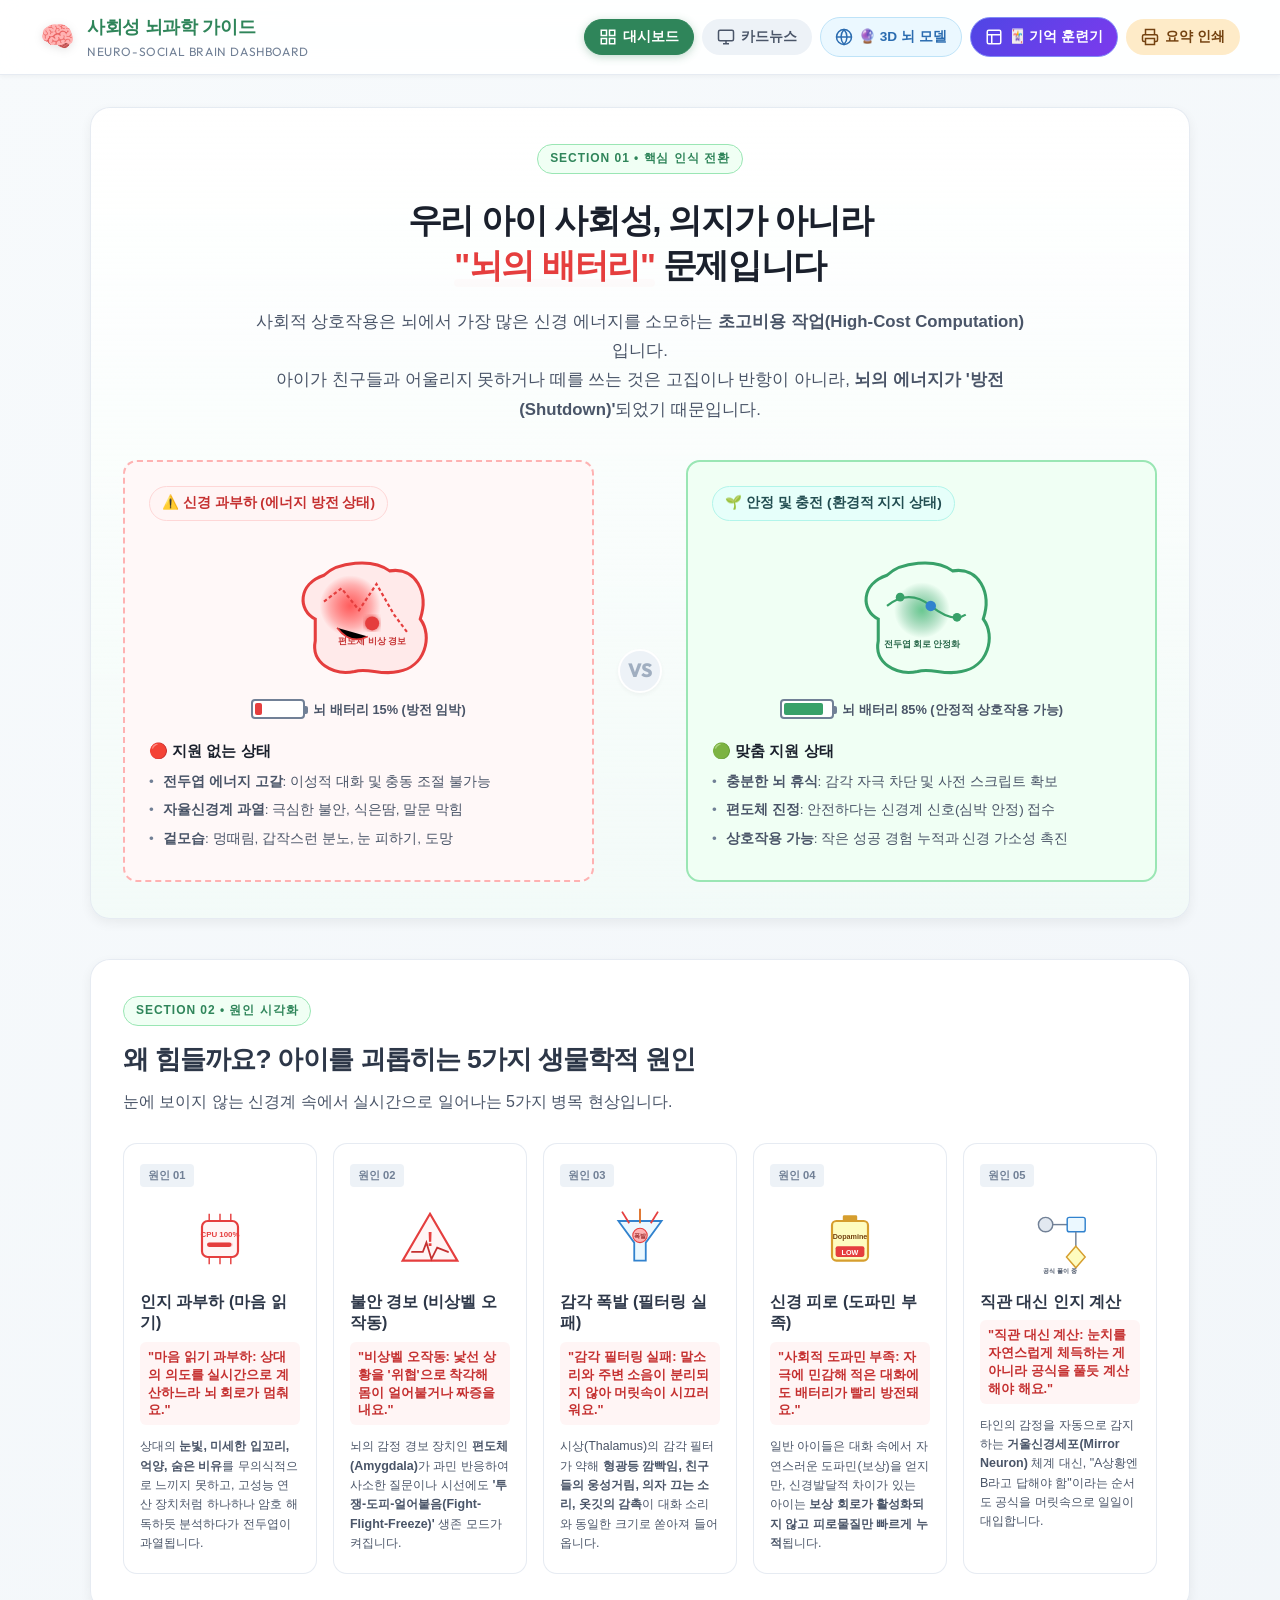
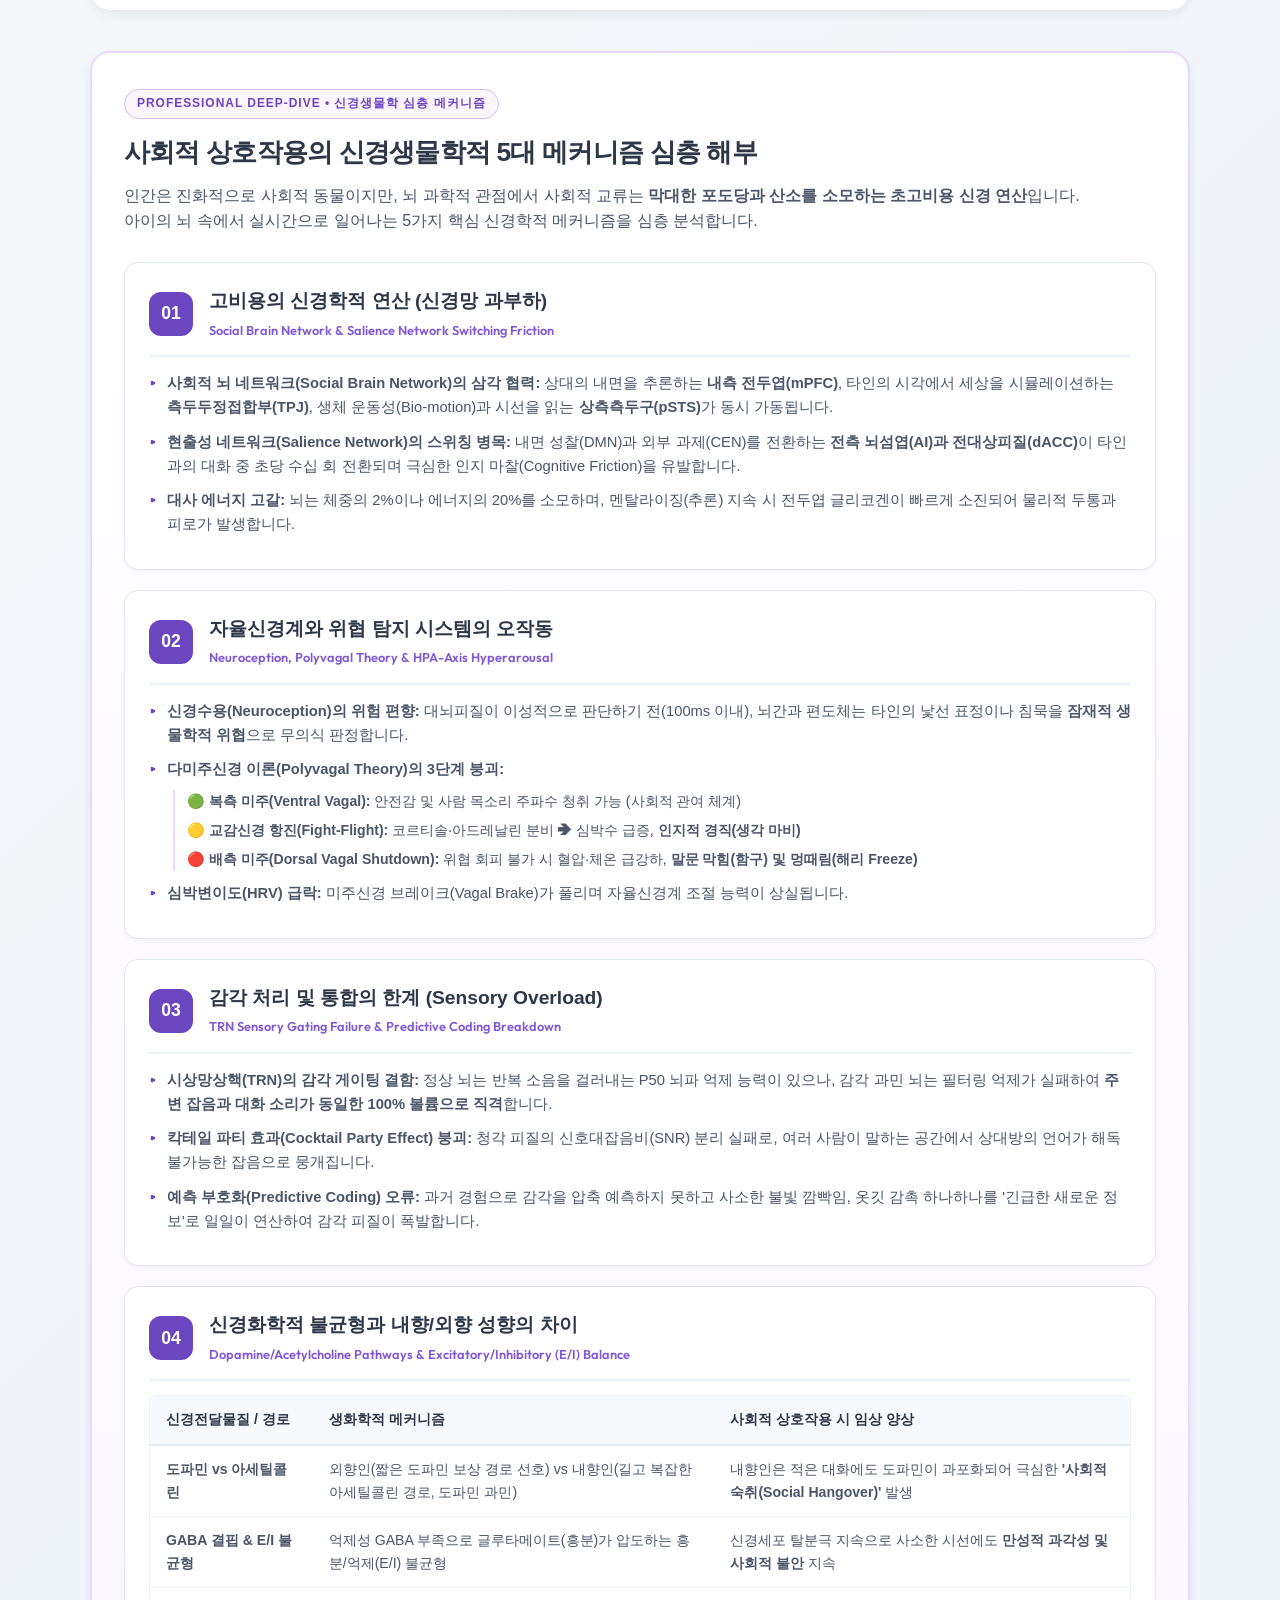
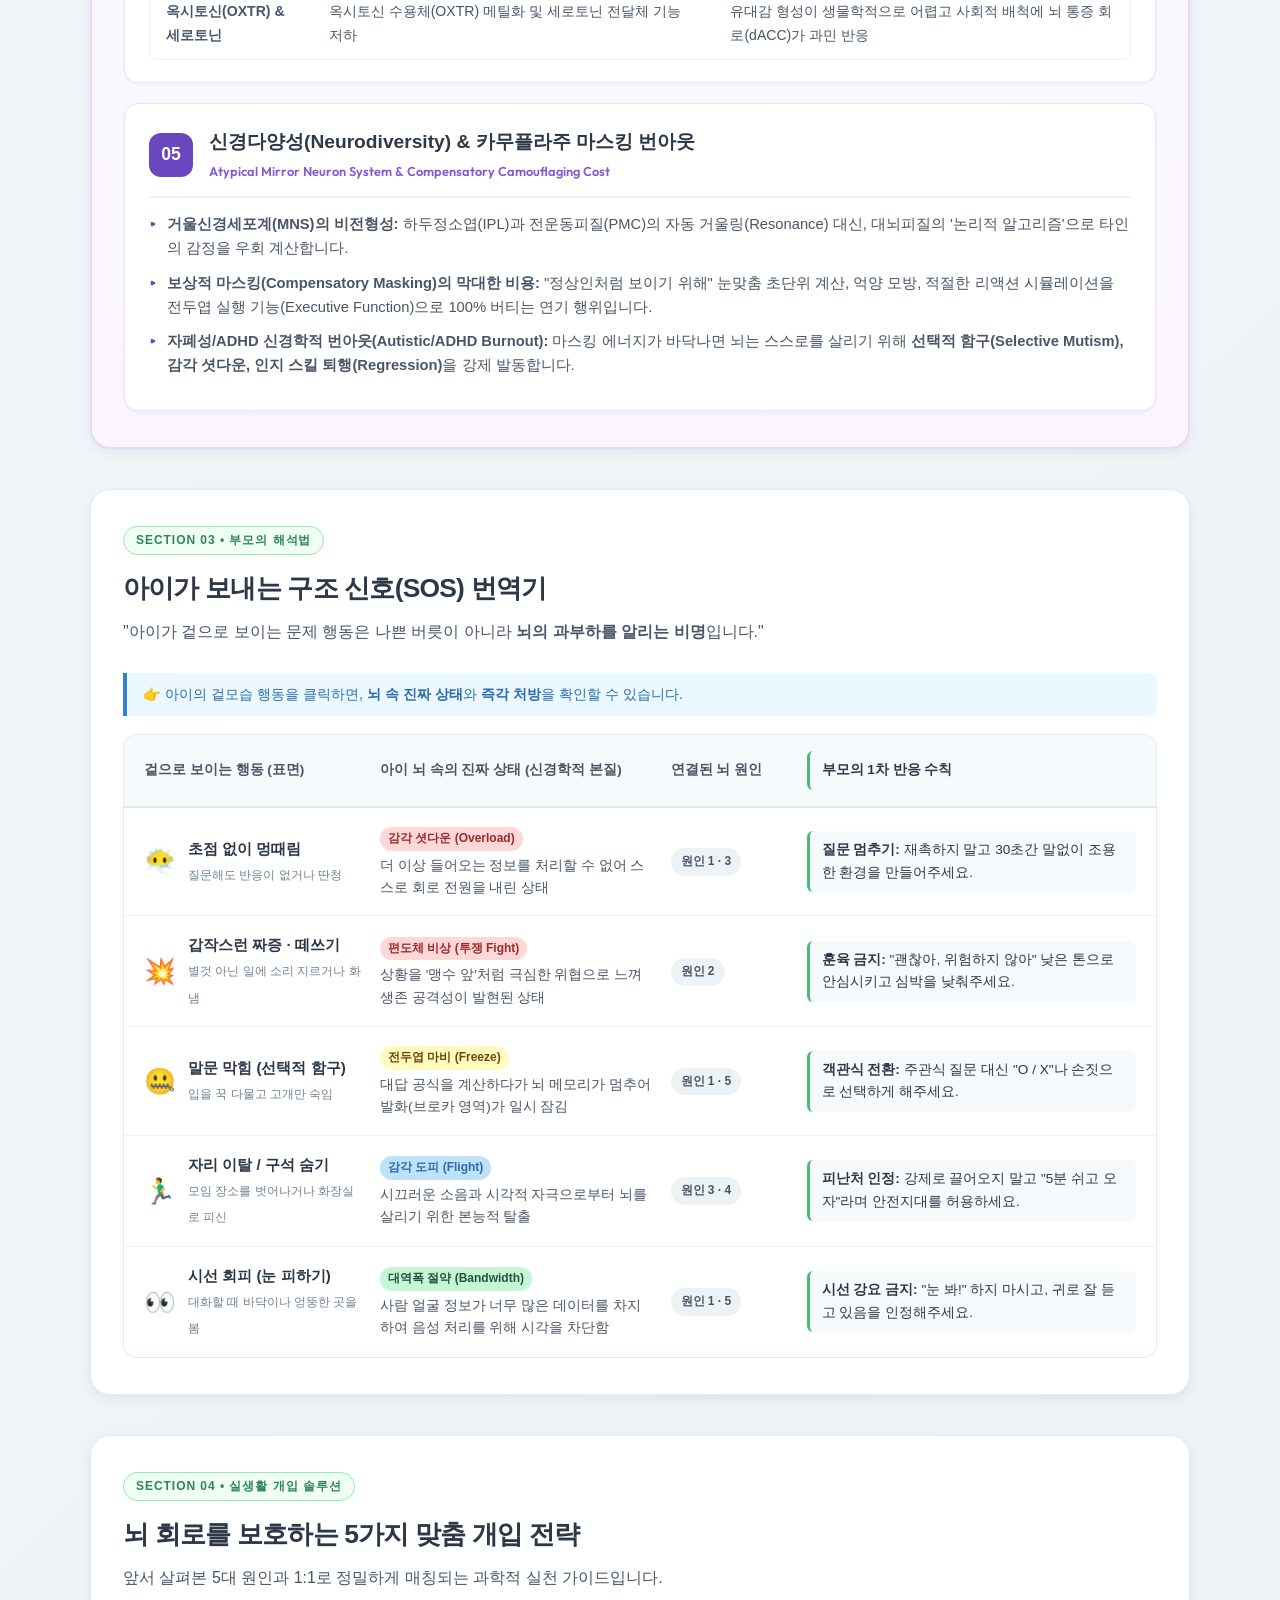
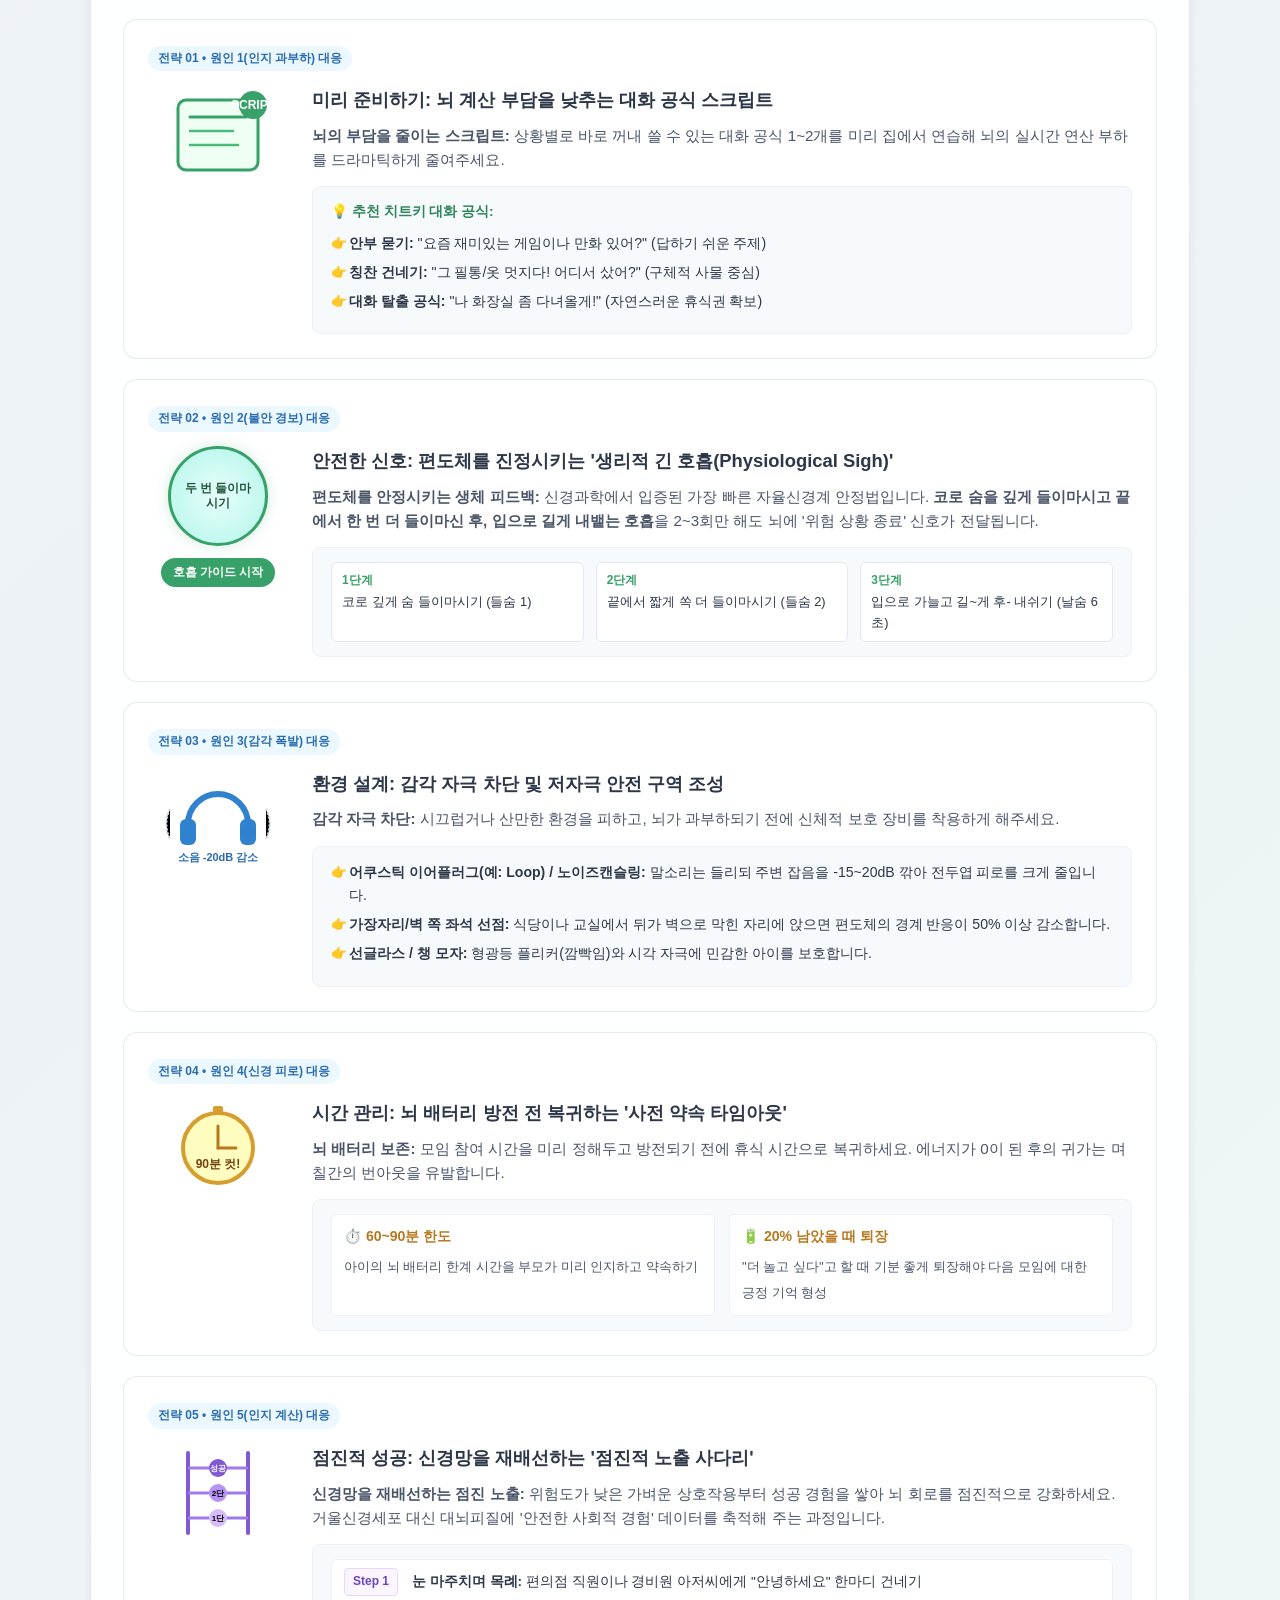
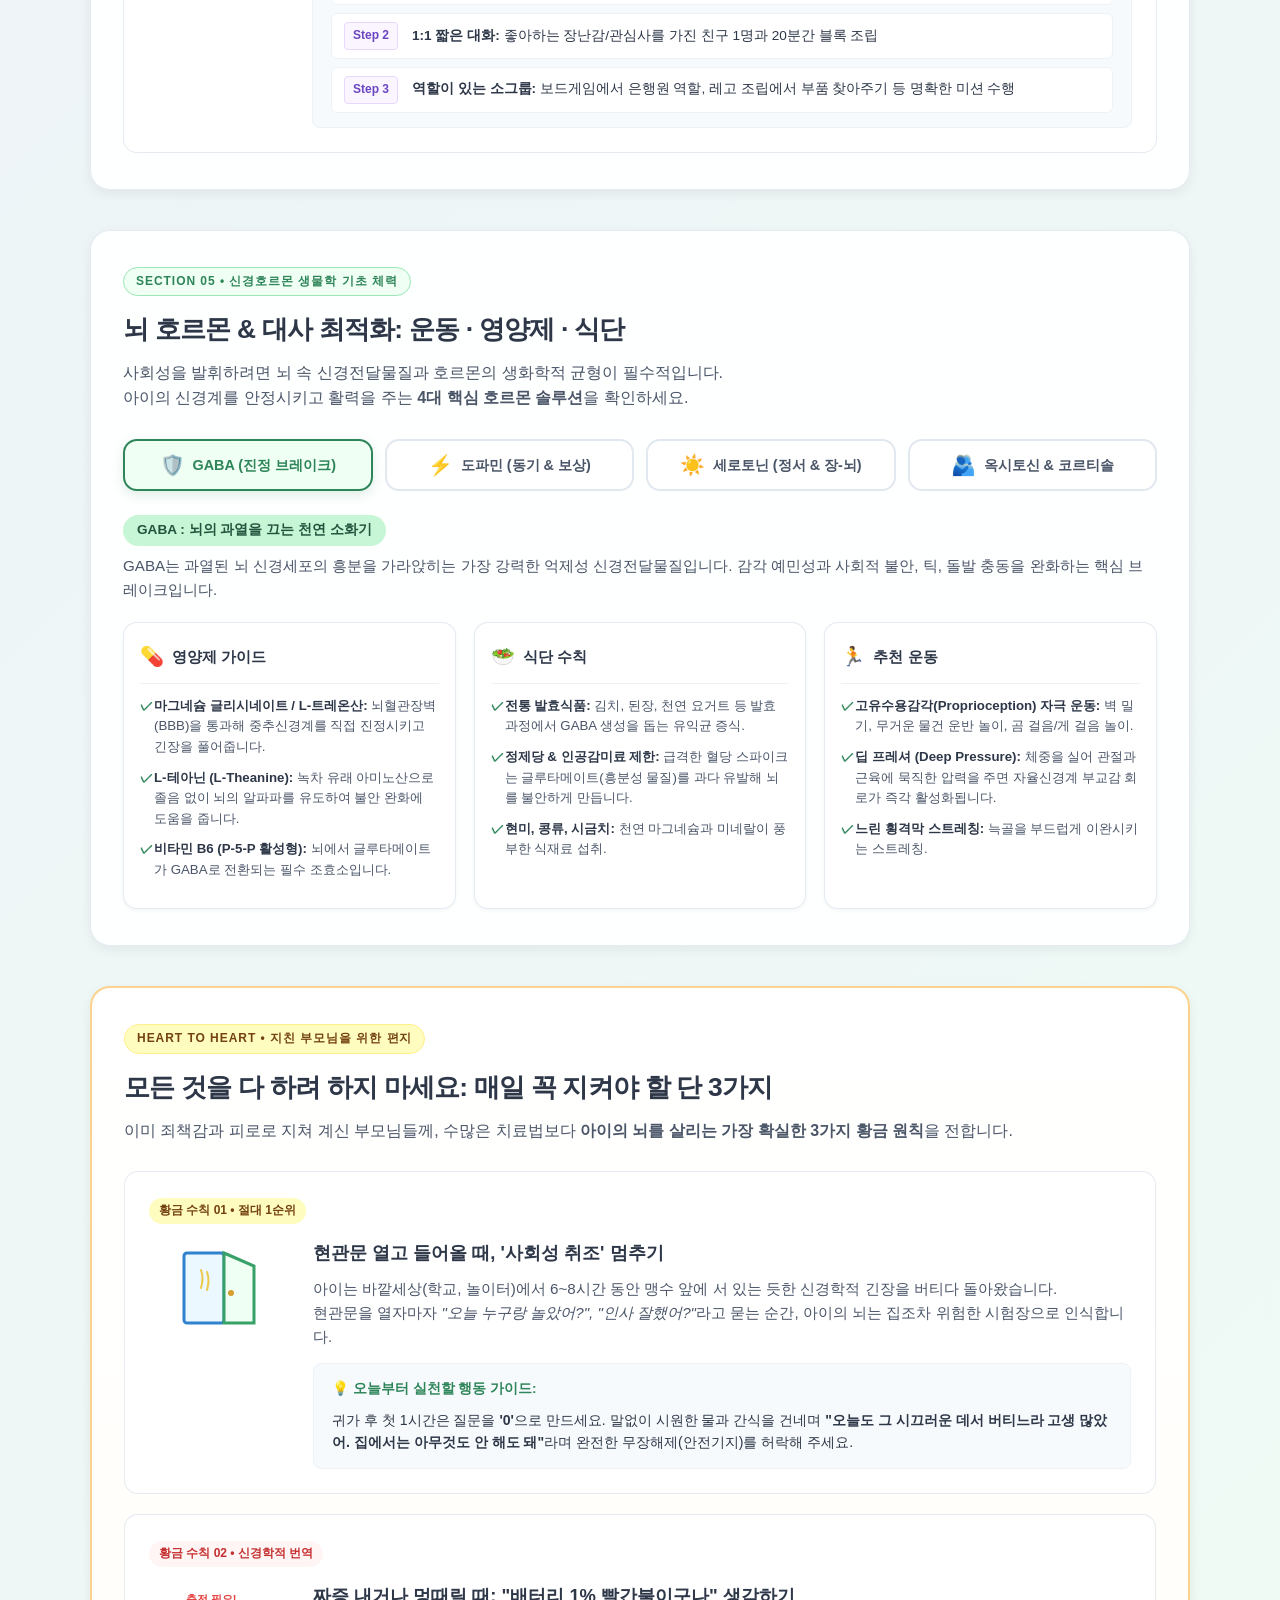
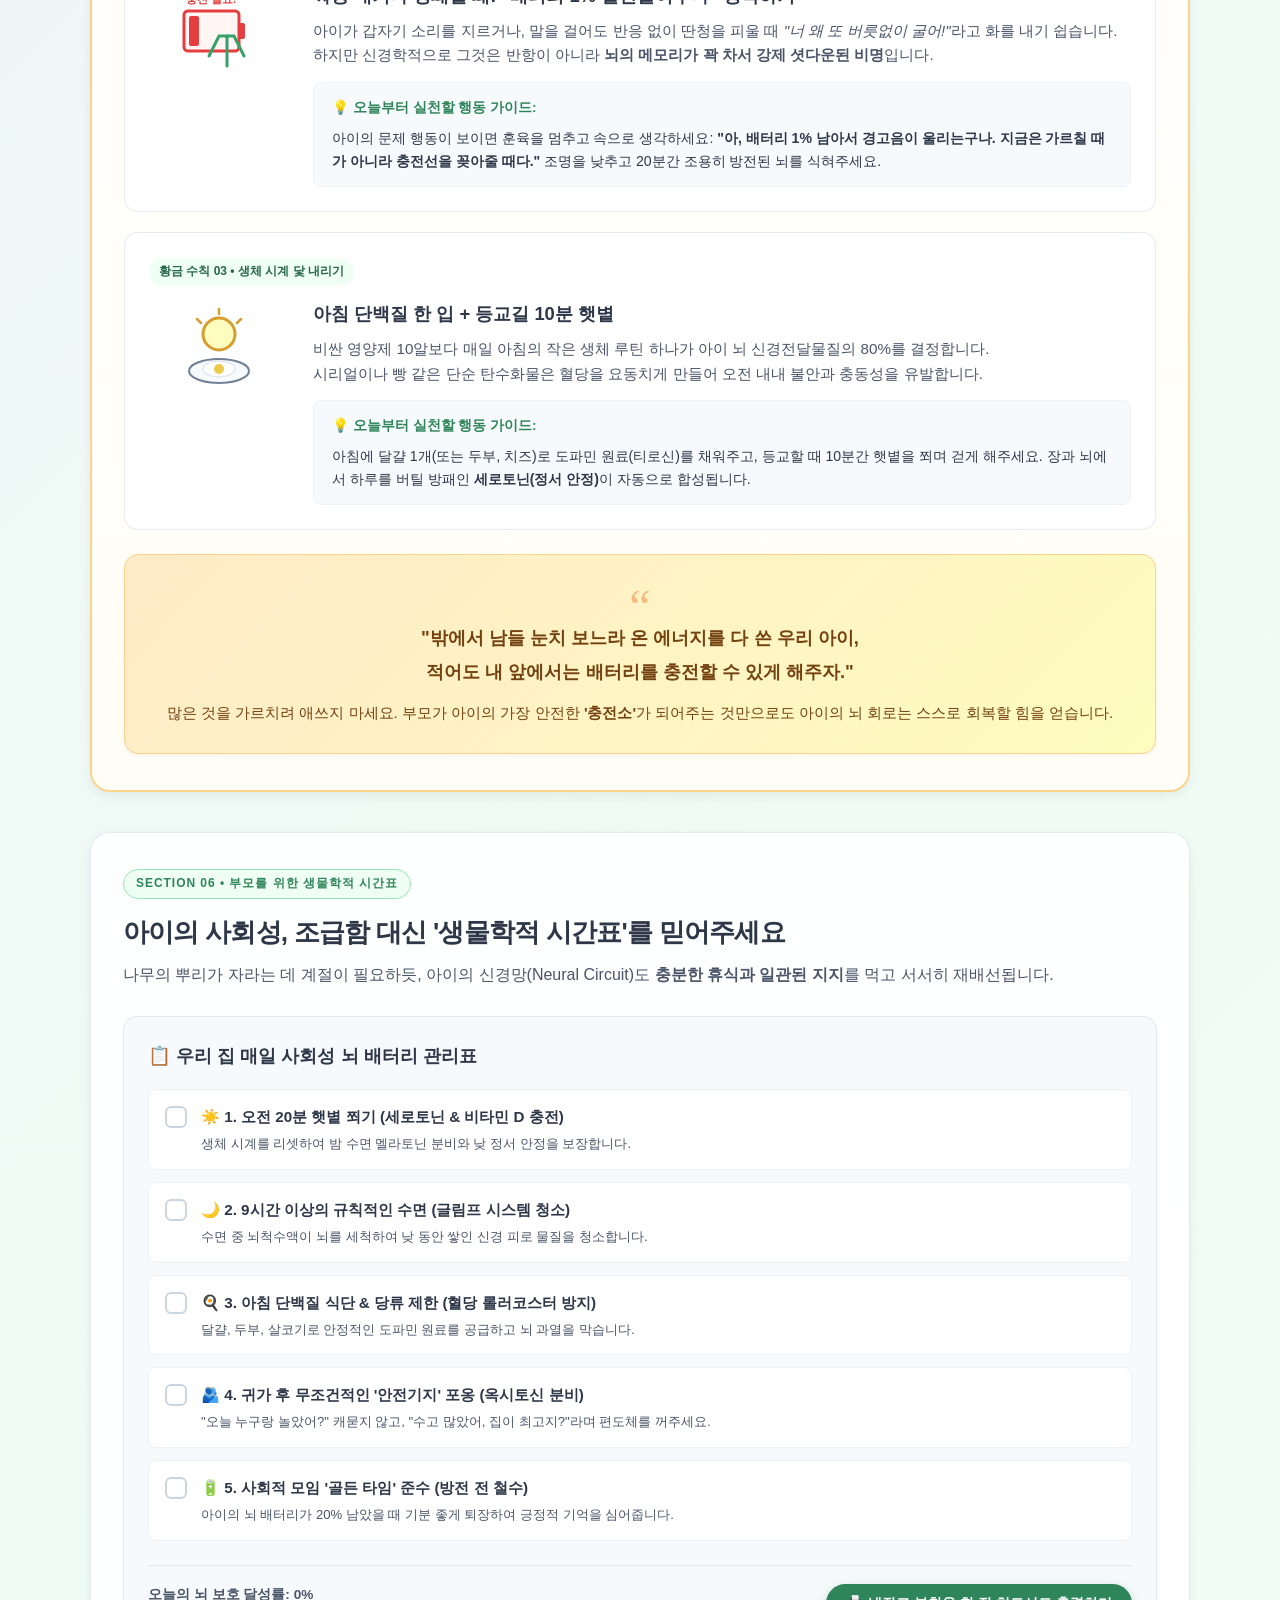
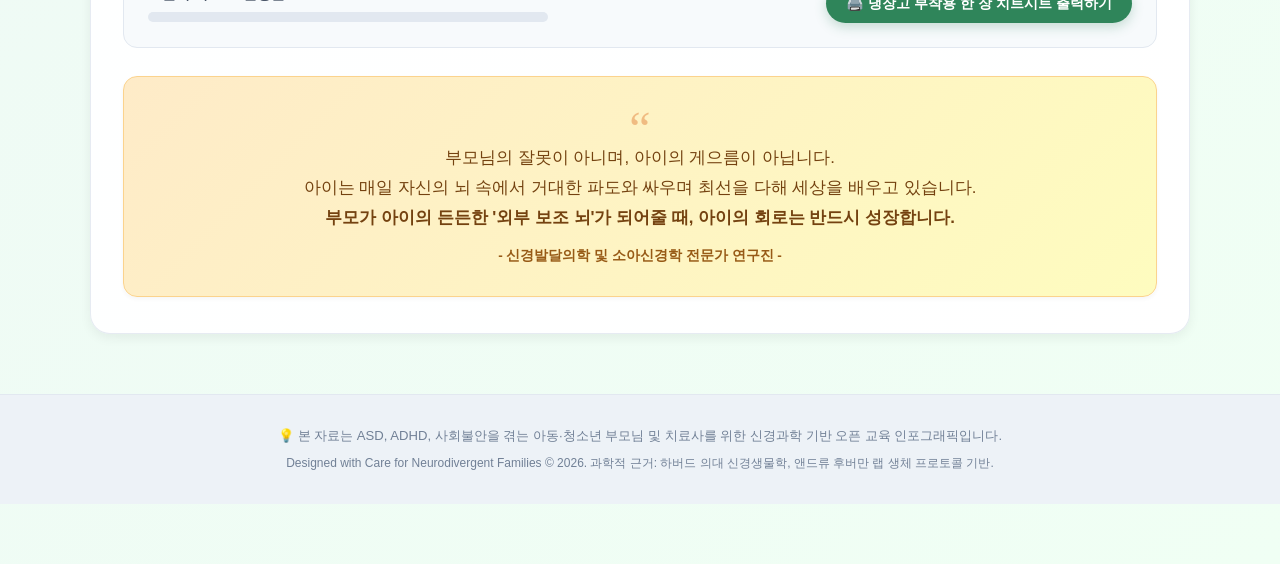
<file: index.html>
<!DOCTYPE html>
<html lang="ko">
<head>
  <meta charset="UTF-8" />
  <meta name="viewport" content="width=device-width, initial-scale=1.0" />
  <title>우리 아이 뇌의 사회성 인포그래픽 - 신경학적 관점과 실생활 개입 전략</title>
  <meta name="description" content="ASD, ADHD, 사회불안을 겪는 성장기 자녀의 뇌 과학적 원인과 5대 실생활 개입 전략, 신경호르몬(운동·영양·식단) 프로토콜 인포그래픽 대시보드" />
  <link rel="preconnect" href="https://fonts.googleapis.com">
  <link rel="preconnect" href="https://fonts.gstatic.com" crossorigin>
  <link href="https://fonts.googleapis.com/css2?family=Pretendard:wght@300;400;500;600;700;800&family=Outfit:wght@400;600;700&display=swap" rel="stylesheet">
  <link rel="stylesheet" href="style.css" />
</head>
<body>

  <!-- 상단 내비게이션 및 컨트롤 바 -->
  <header class="top-nav">
    <div class="nav-container">
      <div class="logo-area">
        <span class="logo-icon">🧠</span>
        <div class="logo-text">
          <span class="logo-title">사회성 뇌과학 가이드</span>
          <span class="logo-subtitle">Neuro-Social Brain Dashboard</span>
        </div>
      </div>

      <!-- 뷰 모드 스위처 -->
      <div class="view-controls">
        <button id="btn-view-dashboard" class="view-btn active" title="전체 대시보드 형태">
          <svg width="18" height="18" viewBox="0 0 24 24" fill="none" stroke="currentColor" stroke-width="2"><rect x="3" y="3" width="7" height="7"></rect><rect x="14" y="3" width="7" height="7"></rect><rect x="14" y="14" width="7" height="7"></rect><rect x="3" y="14" width="7" height="7"></rect></svg>
          <span>대시보드</span>
        </button>
        <button id="btn-view-slides" class="view-btn" title="카드뉴스 슬라이드 형태">
          <svg width="18" height="18" viewBox="0 0 24 24" fill="none" stroke="currentColor" stroke-width="2"><rect x="2" y="3" width="20" height="14" rx="2" ry="2"></rect><line x1="8" y1="21" x2="16" y2="21"></line><line x1="12" y1="17" x2="12" y2="21"></line></svg>
          <span>카드뉴스</span>
        </button>
        <a href="3d_human_brain_synapse_neurodevelopmental_simulator.html" class="view-btn simulator-btn" title="3D WebGL 인간 뇌 해부학 & 시냅스 발달 시뮬레이터 (PC/태블릿 권장)">
          <svg width="18" height="18" viewBox="0 0 24 24" fill="none" stroke="currentColor" stroke-width="2"><circle cx="12" cy="12" r="10"></circle><path d="M12 2a15.3 15.3 0 0 1 4 10 15.3 15.3 0 0 1-4 10 15.3 15.3 0 0 1-4-10 15.3 15.3 0 0 1 4-10z"></path><path d="M2 12h20"></path></svg>
          <span>🔮 3D 뇌 모델</span>
        </a>
        <a href="code_artifact.html" class="view-btn simulator-btn" style="background: linear-gradient(135deg, #4f46e5, #7c3aed); color: #fff; border-color: #818cf8;" title="BrainSpan 작업기억 확장 트럼프 훈련기 (인지재활 게이미피케이션)">
          <svg width="18" height="18" viewBox="0 0 24 24" fill="none" stroke="currentColor" stroke-width="2"><rect x="3" y="3" width="18" height="18" rx="2" ry="2"></rect><line x1="3" y1="9" x2="21" y2="9"></line><line x1="9" y1="21" x2="9" y2="9"></line></svg>
          <span>🃏 기억 훈련기</span>
        </a>
        <button id="btn-print-cheatsheet" class="view-btn action-btn" title="냉장고 부착용 A4 인쇄/PDF 저장">
          <svg width="18" height="18" viewBox="0 0 24 24" fill="none" stroke="currentColor" stroke-width="2"><polyline points="6 9 6 2 18 2 18 9"></polyline><path d="M6 18H4a2 2 0 0 1-2-2v-5a2 2 0 0 1 2-2h16a2 2 0 0 1 2 2v5a2 2 0 0 1-2 2h-2"></path><rect x="6" y="14" width="12" height="8"></rect></svg>
          <span>요약 인쇄</span>
        </button>
      </div>
    </div>
  </header>

  <!-- 메인 컨테이너 -->
  <main class="main-wrapper" id="main-content">

    <!-- 슬라이드 인디케이터 (슬라이드 모드일 때만 표시) -->
    <div class="slide-nav-bar" id="slide-nav-bar" style="display: none;">
      <button class="slide-ctrl-btn" id="prev-slide-btn">◀ 이전 카드</button>
      <div class="slide-dots" id="slide-dots"></div>
      <span class="slide-counter" id="slide-counter">1 / 6</span>
      <button class="slide-ctrl-btn" id="next-slide-btn">다음 카드 ▶</button>
    </div>

    <!-- ============================================================ -->
    <!-- [SECTION 1: 인트로 & 핵심 인식 전환] -->
    <!-- ============================================================ -->
    <section class="section-card intro-section" id="section-1" data-slide="1">
      <div class="section-badge">SECTION 01 • 핵심 인식 전환</div>
      <h1 class="main-headline">
        우리 아이 사회성, 의지가 아니라<br />
        <span class="highlight-text">"뇌의 배터리"</span> 문제입니다
      </h1>
      
      <p class="intro-description">
        사회적 상호작용은 뇌에서 가장 많은 신경 에너지를 소모하는 <strong>초고비용 작업(High-Cost Computation)</strong>입니다.<br class="pc-only" />
        아이가 친구들과 어울리지 못하거나 떼를 쓰는 것은 고집이나 반항이 아니라, <strong>뇌의 에너지가 '방전(Shutdown)'</strong>되었기 때문입니다.
      </p>

      <!-- 뇌 스캔 비교 시각화 (붉은색 과부하 VS 초록색 안정) -->
      <div class="brain-compare-container">
        <!-- 좌측: 과부하 뇌 -->
        <div class="brain-card overload-brain">
          <div class="brain-status-badge alert">⚠️ 신경 과부하 (에너지 방전 상태)</div>
          <div class="brain-svg-wrap">
            <svg class="brain-svg" viewBox="0 0 200 160">
              <defs>
                <radialGradient id="overloadGlow" cx="50%" cy="50%" r="50%">
                  <stop offset="0%" stop-color="#FF4D4D" stop-opacity="0.9" />
                  <stop offset="70%" stop-color="#FF2A2A" stop-opacity="0.3" />
                  <stop offset="100%" stop-color="#FF2A2A" stop-opacity="0" />
                </radialGradient>
                <filter id="glowEffect">
                  <feGaussianBlur stdDeviation="3" result="coloredBlur"/>
                  <feMerge><feMergeNode in="coloredBlur"/><feMergeNode in="SourceGraphic"/></feMerge>
                </filter>
              </defs>
              <!-- 뇌 외곽선 실루엣 -->
              <path d="M50,80 C30,70 30,40 60,30 C75,15 115,10 135,25 C165,20 180,50 170,80 C185,100 175,135 145,140 C125,145 110,135 95,140 C70,145 45,130 50,105 Z" fill="#FFEAEA" stroke="#E53E3E" stroke-width="3.5" />
              <!-- 과부하 발열 영역 -->
              <circle cx="90" cy="65" r="35" fill="url(#overloadGlow)" />
              <!-- 불규칙 스파크 회로 -->
              <path d="M60,60 L80,45 L100,70 L120,40 L140,75 L155,95" fill="none" stroke="#E53E3E" stroke-width="2.5" stroke-dasharray="4,3" class="spark-line" />
              <circle cx="115" cy="85" r="8" fill="#E53E3E" filter="url(#glowEffect)" class="pulsing-node" />
              <text x="115" y="108" text-anchor="middle" fill="#C53030" font-size="10" font-weight="700">편도체 비상 경보</text>
              <path d="M75,90 Q90,110 110,100" stroke="#E53E3E" stroke-width="2" />
            </svg>
            <!-- 배터리 10% 방전 아이콘 -->
            <div class="battery-status low">
              <div class="battery-shell">
                <div class="battery-bar low-bar" style="width: 15%;"></div>
              </div>
              <span class="battery-label">뇌 배터리 15% (방전 임박)</span>
            </div>
          </div>
          <div class="brain-details">
            <h4>🔴 지원 없는 상태</h4>
            <ul>
              <li><strong>전두엽 에너지 고갈</strong>: 이성적 대화 및 충동 조절 불가능</li>
              <li><strong>자율신경계 과열</strong>: 극심한 불안, 식은땀, 말문 막힘</li>
              <li><strong>겉모습</strong>: 멍때림, 갑작스런 분노, 눈 피하기, 도망</li>
            </ul>
          </div>
        </div>

        <div class="vs-divider">
          <span>VS</span>
        </div>

        <!-- 우측: 지원받아 안정된 뇌 -->
        <div class="brain-card calm-brain">
          <div class="brain-status-badge calm">🌱 안정 및 충전 (환경적 지지 상태)</div>
          <div class="brain-svg-wrap">
            <svg class="brain-svg" viewBox="0 0 200 160">
              <defs>
                <radialGradient id="calmGlow" cx="50%" cy="50%" r="50%">
                  <stop offset="0%" stop-color="#48BB78" stop-opacity="0.8" />
                  <stop offset="70%" stop-color="#38A169" stop-opacity="0.25" />
                  <stop offset="100%" stop-color="#38A169" stop-opacity="0" />
                </radialGradient>
              </defs>
              <path d="M50,80 C30,70 30,40 60,30 C75,15 115,10 135,25 C165,20 180,50 170,80 C185,100 175,135 145,140 C125,145 110,135 95,140 C70,145 45,130 50,105 Z" fill="#F0FFF4" stroke="#38A169" stroke-width="3.5" />
              <!-- 안정된 신경망 -->
              <circle cx="100" cy="70" r="32" fill="url(#calmGlow)" />
              <path d="M60,65 Q85,45 110,65 T150,75" fill="none" stroke="#38A169" stroke-width="2.5" />
              <circle cx="75" cy="55" r="5" fill="#38A169" />
              <circle cx="110" cy="65" r="6" fill="#3182CE" />
              <circle cx="140" cy="78" r="5" fill="#38A169" />
              <text x="100" y="112" text-anchor="middle" fill="#276749" font-size="10" font-weight="700">전두엽 회로 안정화</text>
            </svg>
            <!-- 배터리 85% 충전 아이콘 -->
            <div class="battery-status good">
              <div class="battery-shell">
                <div class="battery-bar good-bar" style="width: 85%;"></div>
              </div>
              <span class="battery-label">뇌 배터리 85% (안정적 상호작용 가능)</span>
            </div>
          </div>
          <div class="brain-details">
            <h4>🟢 맞춤 지원 상태</h4>
            <ul>
              <li><strong>충분한 뇌 휴식</strong>: 감각 자극 차단 및 사전 스크립트 확보</li>
              <li><strong>편도체 진정</strong>: 안전하다는 신경계 신호(심박 안정) 접수</li>
              <li><strong>상호작용 가능</strong>: 작은 성공 경험 누적과 신경 가소성 촉진</li>
            </ul>
          </div>
        </div>
      </div>
    </section>

    <!-- ============================================================ -->
    <!-- [SECTION 2: 원인 시각화 - 5가지 생물학적 어려움] -->
    <!-- ============================================================ -->
    <section class="section-card" id="section-2" data-slide="2">
      <div class="section-badge">SECTION 02 • 원인 시각화</div>
      <h2 class="section-title">왜 힘들까요? 아이를 괴롭히는 5가지 생물학적 원인</h2>
      <p class="section-subtitle">눈에 보이지 않는 신경계 속에서 실시간으로 일어나는 5가지 병목 현상입니다.</p>

      <div class="cause-grid">
        <!-- 원인 1: 인지 과부하 -->
        <div class="cause-card" data-cause="1">
          <div class="card-num-badge">원인 01</div>
          <div class="cause-icon-box">
            <svg viewBox="0 0 100 100" class="mini-diagram-svg">
              <rect x="25" y="25" width="50" height="50" rx="8" fill="#FFF5F5" stroke="#E53E3E" stroke-width="3" />
              <line x1="35" y1="15" x2="35" y2="25" stroke="#E53E3E" stroke-width="2" />
              <line x1="50" y1="15" x2="50" y2="25" stroke="#E53E3E" stroke-width="2" />
              <line x1="65" y1="15" x2="65" y2="25" stroke="#E53E3E" stroke-width="2" />
              <line x1="35" y1="75" x2="35" y2="85" stroke="#E53E3E" stroke-width="2" />
              <line x1="50" y1="75" x2="50" y2="85" stroke="#E53E3E" stroke-width="2" />
              <line x1="65" y1="75" x2="65" y2="85" stroke="#E53E3E" stroke-width="2" />
              <text x="50" y="47" text-anchor="middle" font-size="11" font-weight="700" fill="#E53E3E">CPU 100%</text>
              <rect x="32" y="55" width="36" height="6" rx="3" fill="#FED7D7" />
              <rect x="32" y="55" width="34" height="6" rx="3" fill="#E53E3E" />
            </svg>
          </div>
          <h3 class="cause-title">인지 과부하 (마음 읽기)</h3>
          <p class="cause-tagline">"마음 읽기 과부하: 상대의 의도를 실시간으로 계산하느라 뇌 회로가 멈춰요."</p>
          <div class="cause-detail-box">
            <p>상대의 <strong>눈빛, 미세한 입꼬리, 억양, 숨은 비유</strong>를 무의식적으로 느끼지 못하고, 고성능 연산 장치처럼 하나하나 암호 해독하듯 분석하다가 전두엽이 과열됩니다.</p>
          </div>
        </div>

        <!-- 원인 2: 불안 경보 -->
        <div class="cause-card" data-cause="2">
          <div class="card-num-badge">원인 02</div>
          <div class="cause-icon-box">
            <svg viewBox="0 0 100 100" class="mini-diagram-svg">
              <polygon points="50,15 88,80 12,80" fill="#FFF5F5" stroke="#E53E3E" stroke-width="3" />
              <text x="50" y="60" text-anchor="middle" font-size="28" font-weight="800" fill="#E53E3E">!</text>
              <path d="M25,68 L40,68 L45,55 L52,78 L60,62 L75,68" fill="none" stroke="#C53030" stroke-width="2.5" stroke-linecap="round" />
            </svg>
          </div>
          <h3 class="cause-title">불안 경보 (비상벨 오작동)</h3>
          <p class="cause-tagline">"비상벨 오작동: 낯선 상황을 '위협'으로 착각해 몸이 얼어붙거나 짜증을 내요."</p>
          <div class="cause-detail-box">
            <p>뇌의 감정 경보 장치인 <strong>편도체(Amygdala)</strong>가 과민 반응하여 사소한 질문이나 시선에도 <strong>'투쟁-도피-얼어붙음(Fight-Flight-Freeze)'</strong> 생존 모드가 켜집니다.</p>
          </div>
        </div>

        <!-- 원인 3: 감각 폭발 -->
        <div class="cause-card" data-cause="3">
          <div class="card-num-badge">원인 03</div>
          <div class="cause-icon-box">
            <svg viewBox="0 0 100 100" class="mini-diagram-svg">
              <path d="M20,25 L80,25 L58,55 L58,80 L42,80 L42,55 Z" fill="#EBF8FF" stroke="#3182CE" stroke-width="2.5" />
              <path d="M25,12 L35,28" stroke="#E53E3E" stroke-width="2.5" />
              <path d="M50,8 L50,28" stroke="#DD6B20" stroke-width="2.5" />
              <path d="M75,12 L65,28" stroke="#E53E3E" stroke-width="2.5" />
              <circle cx="50" cy="45" r="10" fill="#FEB2B2" stroke="#E53E3E" stroke-width="1.5" />
              <text x="50" y="49" text-anchor="middle" font-size="9" font-weight="700" fill="#9B2C2C">폭발</text>
            </svg>
          </div>
          <h3 class="cause-title">감각 폭발 (필터링 실패)</h3>
          <p class="cause-tagline">"감각 필터링 실패: 말소리와 주변 소음이 분리되지 않아 머릿속이 시끄러워요."</p>
          <div class="cause-detail-box">
            <p>시상(Thalamus)의 감각 필터가 약해 <strong>형광등 깜빡임, 친구들의 웅성거림, 의자 끄는 소리, 옷깃의 감촉</strong>이 대화 소리와 동일한 크기로 쏟아져 들어옵니다.</p>
          </div>
        </div>

        <!-- 원인 4: 신경 피로 -->
        <div class="cause-card" data-cause="4">
          <div class="card-num-badge">원인 04</div>
          <div class="cause-icon-box">
            <svg viewBox="0 0 100 100" class="mini-diagram-svg">
              <rect x="25" y="25" width="50" height="55" rx="6" fill="#FEFCBF" stroke="#D69E2E" stroke-width="3" />
              <rect x="40" y="17" width="20" height="8" rx="2" fill="#D69E2E" />
              <rect x="30" y="60" width="40" height="15" fill="#E53E3E" rx="3" />
              <text x="50" y="50" text-anchor="middle" font-size="10" font-weight="800" fill="#744210">Dopamine</text>
              <text x="50" y="72" text-anchor="middle" font-size="10" font-weight="800" fill="#FFF">LOW</text>
            </svg>
          </div>
          <h3 class="cause-title">신경 피로 (도파민 부족)</h3>
          <p class="cause-tagline">"사회적 도파민 부족: 자극에 민감해 적은 대화에도 배터리가 빨리 방전돼요."</p>
          <div class="cause-detail-box">
            <p>일반 아이들은 대화 속에서 자연스러운 도파민(보상)을 얻지만, 신경발달적 차이가 있는 아이는 <strong>보상 회로가 활성화되지 않고 피로물질만 빠르게 누적</strong>됩니다.</p>
          </div>
        </div>

        <!-- 원인 5: 인지 계산 -->
        <div class="cause-card" data-cause="5">
          <div class="card-num-badge">원인 05</div>
          <div class="cause-icon-box">
            <svg viewBox="0 0 100 100" class="mini-diagram-svg">
              <circle cx="30" cy="30" r="10" fill="#E2E8F0" stroke="#718096" stroke-width="2" />
              <line x1="40" y1="30" x2="60" y2="30" stroke="#718096" stroke-width="2" />
              <rect x="60" y="20" width="25" height="20" rx="3" fill="#EBF8FF" stroke="#3182CE" stroke-width="2" />
              <line x1="72" y1="40" x2="72" y2="60" stroke="#718096" stroke-width="2" />
              <polygon points="72,60 85,75 72,90 59,75" fill="#FEFCBF" stroke="#D69E2E" stroke-width="2" />
              <text x="50" y="97" text-anchor="middle" font-size="9" font-weight="700" fill="#4A5568">공식 풀이 중</text>
            </svg>
          </div>
          <h3 class="cause-title">직관 대신 인지 계산</h3>
          <p class="cause-tagline">"직관 대신 계산: 눈치를 자연스럽게 체득하는 게 아니라 공식을 풀듯 계산해야 해요."</p>
          <div class="cause-detail-box">
            <p>타인의 감정을 자동으로 감지하는 <strong>거울신경세포(Mirror Neuron)</strong> 체계 대신, "A상황엔 B라고 답해야 함"이라는 순서도 공식을 머릿속으로 일일이 대입합니다.</p>
          </div>
        </div>
      </div>
    </section>

    <!-- ============================================================ -->
    <!-- [신규 SECTION: 심층 신경생물학적 5대 메커니즘 분석] -->
    <!-- ============================================================ -->
    <section class="section-card deep-neuro-section" id="section-deep-neuro">
      <div class="section-badge" style="background:#FAF5FF; color:#6B46C1; border-color:#D6BCFA;">PROFESSIONAL DEEP-DIVE • 신경생물학 심층 메커니즘</div>
      <h2 class="section-title">사회적 상호작용의 신경생물학적 5대 메커니즘 심층 해부</h2>
      <p class="section-subtitle">
        인간은 진화적으로 사회적 동물이지만, 뇌 과학적 관점에서 사회적 교류는 <strong>막대한 포도당과 산소를 소모하는 초고비용 신경 연산</strong>입니다.<br class="pc-only" />
        아이의 뇌 속에서 실시간으로 일어나는 5가지 핵심 신경학적 메커니즘을 심층 분석합니다.
      </p>

      <div class="deep-neuro-grid">
        <!-- 메커니즘 1 -->
        <div class="deep-card">
          <div class="deep-head">
            <span class="deep-num">01</span>
            <div class="deep-title-wrap">
              <h4>고비용의 신경학적 연산 (신경망 과부하)</h4>
              <span class="deep-sub">Social Brain Network & Salience Network Switching Friction</span>
            </div>
          </div>
          <div class="deep-body">
            <ul>
              <li><strong>사회적 뇌 네트워크(Social Brain Network)의 삼각 협력:</strong>
                상대의 내면을 추론하는 <strong>내측 전두엽(mPFC)</strong>, 타인의 시각에서 세상을 시뮬레이션하는 <strong>측두두정접합부(TPJ)</strong>, 생체 운동성(Bio-motion)과 시선을 읽는 <strong>상측측두구(pSTS)</strong>가 동시 가동됩니다.
              </li>
              <li><strong>현출성 네트워크(Salience Network)의 스위칭 병목:</strong>
                내면 성찰(DMN)과 외부 과제(CEN)를 전환하는 <strong>전측 뇌섬엽(AI)과 전대상피질(dACC)</strong>이 타인과의 대화 중 초당 수십 회 전환되며 극심한 인지 마찰(Cognitive Friction)을 유발합니다.
              </li>
              <li><strong>대사 에너지 고갈:</strong> 뇌는 체중의 2%이나 에너지의 20%를 소모하며, 멘탈라이징(추론) 지속 시 전두엽 글리코겐이 빠르게 소진되어 물리적 두통과 피로가 발생합니다.</li>
            </ul>
          </div>
        </div>

        <!-- 메커니즘 2 -->
        <div class="deep-card">
          <div class="deep-head">
            <span class="deep-num">02</span>
            <div class="deep-title-wrap">
              <h4>자율신경계와 위협 탐지 시스템의 오작동</h4>
              <span class="deep-sub">Neuroception, Polyvagal Theory & HPA-Axis Hyperarousal</span>
            </div>
          </div>
          <div class="deep-body">
            <ul>
              <li><strong>신경수용(Neuroception)의 위험 편향:</strong>
                대뇌피질이 이성적으로 판단하기 전(100ms 이내), 뇌간과 편도체는 타인의 낯선 표정이나 침묵을 <strong>잠재적 생물학적 위협</strong>으로 무의식 판정합니다.
              </li>
              <li><strong>다미주신경 이론(Polyvagal Theory)의 3단계 붕괴:</strong>
                <ul>
                  <li>🟢 <strong>복측 미주(Ventral Vagal):</strong> 안전감 및 사람 목소리 주파수 청취 가능 (사회적 관여 체계)</li>
                  <li>🟡 <strong>교감신경 항진(Fight-Flight):</strong> 코르티솔·아드레날린 분비 ➔ 심박수 급증, <strong>인지적 경직(생각 마비)</strong></li>
                  <li>🔴 <strong>배측 미주(Dorsal Vagal Shutdown):</strong> 위협 회피 불가 시 혈압·체온 급강하, <strong>말문 막힘(함구) 및 멍때림(해리 Freeze)</strong></li>
                </ul>
              </li>
              <li><strong>심박변이도(HRV) 급락:</strong> 미주신경 브레이크(Vagal Brake)가 풀리며 자율신경계 조절 능력이 상실됩니다.</li>
            </ul>
          </div>
        </div>

        <!-- 메커니즘 3 -->
        <div class="deep-card">
          <div class="deep-head">
            <span class="deep-num">03</span>
            <div class="deep-title-wrap">
              <h4>감각 처리 및 통합의 한계 (Sensory Overload)</h4>
              <span class="deep-sub">TRN Sensory Gating Failure & Predictive Coding Breakdown</span>
            </div>
          </div>
          <div class="deep-body">
            <ul>
              <li><strong>시상망상핵(TRN)의 감각 게이팅 결함:</strong>
                정상 뇌는 반복 소음을 걸러내는 P50 뇌파 억제 능력이 있으나, 감각 과민 뇌는 필터링 억제가 실패하여 <strong>주변 잡음과 대화 소리가 동일한 100% 볼륨으로 직격</strong>합니다.
              </li>
              <li><strong>칵테일 파티 효과(Cocktail Party Effect) 붕괴:</strong>
                청각 피질의 신호대잡음비(SNR) 분리 실패로, 여러 사람이 말하는 공간에서 상대방의 언어가 해독 불가능한 잡음으로 뭉개집니다.
              </li>
              <li><strong>예측 부호화(Predictive Coding) 오류:</strong>
                과거 경험으로 감각을 압축 예측하지 못하고 사소한 불빛 깜빡임, 옷깃 감촉 하나하나를 '긴급한 새로운 정보'로 일일이 연산하여 감각 피질이 폭발합니다.</li>
            </ul>
          </div>
        </div>

        <!-- 메커니즘 4 -->
        <div class="deep-card">
          <div class="deep-head">
            <span class="deep-num">04</span>
            <div class="deep-title-wrap">
              <h4>신경화학적 불균형과 내향/외향 성향의 차이</h4>
              <span class="deep-sub">Dopamine/Acetylcholine Pathways & Excitatory/Inhibitory (E/I) Balance</span>
            </div>
          </div>
          <div class="deep-body">
            <div class="matrix-table-wrap">
              <table class="deep-table">
                <thead>
                  <tr>
                    <th>신경전달물질 / 경로</th>
                    <th>생화학적 메커니즘</th>
                    <th>사회적 상호작용 시 임상 양상</th>
                  </tr>
                </thead>
                <tbody>
                  <tr>
                    <td><strong>도파민 vs 아세틸콜린</strong></td>
                    <td>외향인(짧은 도파민 보상 경로 선호) vs 내향인(길고 복잡한 아세틸콜린 경로, 도파민 과민)</td>
                    <td>내향인은 적은 대화에도 도파민이 과포화되어 극심한 <strong>'사회적 숙취(Social Hangover)'</strong> 발생</td>
                  </tr>
                  <tr>
                    <td><strong>GABA 결핍 & E/I 불균형</strong></td>
                    <td>억제성 GABA 부족으로 글루타메이트(흥분)가 압도하는 흥분/억제(E/I) 불균형</td>
                    <td>신경세포 탈분극 지속으로 사소한 시선에도 <strong>만성적 과각성 및 사회적 불안</strong> 지속</td>
                  </tr>
                  <tr>
                    <td><strong>옥시토신(OXTR) & 세로토닌</strong></td>
                    <td>옥시토신 수용체(OXTR) 메틸화 및 세로토닌 전달체 기능 저하</td>
                    <td>유대감 형성이 생물학적으로 어렵고 사회적 배척에 뇌 통증 회로(dACC)가 과민 반응</td>
                  </tr>
                </tbody>
              </table>
            </div>
          </div>
        </div>

        <!-- 메커니즘 5 -->
        <div class="deep-card">
          <div class="deep-head">
            <span class="deep-num">05</span>
            <div class="deep-title-wrap">
              <h4>신경다양성(Neurodiversity) & 카무플라주 마스킹 번아웃</h4>
              <span class="deep-sub">Atypical Mirror Neuron System & Compensatory Camouflaging Cost</span>
            </div>
          </div>
          <div class="deep-body">
            <ul>
              <li><strong>거울신경세포계(MNS)의 비전형성:</strong>
                하두정소엽(IPL)과 전운동피질(PMC)의 자동 거울링(Resonance) 대신, 대뇌피질의 '논리적 알고리즘'으로 타인의 감정을 우회 계산합니다.
              </li>
              <li><strong>보상적 마스킹(Compensatory Masking)의 막대한 비용:</strong>
                "정상인처럼 보이기 위해" 눈맞춤 초단위 계산, 억양 모방, 적절한 리액션 시뮬레이션을 전두엽 실행 기능(Executive Function)으로 100% 버티는 연기 행위입니다.
              </li>
              <li><strong>자폐성/ADHD 신경학적 번아웃(Autistic/ADHD Burnout):</strong>
                마스킹 에너지가 바닥나면 뇌는 스스로를 살리기 위해 <strong>선택적 함구(Selective Mutism), 감각 셧다운, 인지 스킬 퇴행(Regression)</strong>을 강제 발동합니다.
              </li>
            </ul>
          </div>
        </div>
      </div>
    </section>

    <!-- ============================================================ -->
    <!-- [SECTION 3: 부모의 이해 - 자녀의 구조신호 디코더] -->
    <!-- ============================================================ -->
    <section class="section-card" id="section-3" data-slide="3">
      <div class="section-badge">SECTION 03 • 부모의 해석법</div>
      <h2 class="section-title">아이가 보내는 구조 신호(SOS) 번역기</h2>
      <p class="section-subtitle">
        "아이가 겉으로 보이는 문제 행동은 나쁜 버릇이 아니라 <strong>뇌의 과부하를 알리는 비명</strong>입니다."
      </p>

      <div class="decoder-container">
        <div class="decoder-instruction">
          👉 아이의 겉모습 행동을 클릭하면, <strong>뇌 속 진짜 상태</strong>와 <strong>즉각 처방</strong>을 확인할 수 있습니다.
        </div>

        <div class="decoder-table-grid">
          <!-- 헤더 -->
          <div class="decoder-row header-row">
            <div class="col-action">겉으로 보이는 행동 (표면)</div>
            <div class="col-brain">아이 뇌 속의 진짜 상태 (신경학적 본질)</div>
            <div class="col-cause-link">연결된 뇌 원인</div>
            <div class="col-quick-sol">부모의 1차 반응 수칙</div>
          </div>

          <!-- 행 1: 멍때림 -->
          <div class="decoder-row item-row" data-decoder="freeze">
            <div class="col-action">
              <span class="action-icon">😶‍🌫️</span>
              <div>
                <strong>초점 없이 멍때림</strong>
                <span class="sub-act">질문해도 반응이 없거나 딴청</span>
              </div>
            </div>
            <div class="col-brain">
              <span class="status-pill red">감각 셧다운 (Overload)</span>
              <p>더 이상 들어오는 정보를 처리할 수 없어 스스로 회로 전원을 내린 상태</p>
            </div>
            <div class="col-cause-link">
              <span class="badge-cause">원인 1 · 3</span>
            </div>
            <div class="col-quick-sol">
              <strong>질문 멈추기:</strong> 재촉하지 말고 30초간 말없이 조용한 환경을 만들어주세요.
            </div>
          </div>

          <!-- 행 2: 짜증 / 떼쓰기 -->
          <div class="decoder-row item-row" data-decoder="fight">
            <div class="col-action">
              <span class="action-icon">💥</span>
              <div>
                <strong>갑작스런 짜증 · 떼쓰기</strong>
                <span class="sub-act">별것 아닌 일에 소리 지르거나 화냄</span>
              </div>
            </div>
            <div class="col-brain">
              <span class="status-pill red">편도체 비상 (투쟁 Fight)</span>
              <p>상황을 '맹수 앞'처럼 극심한 위협으로 느껴 생존 공격성이 발현된 상태</p>
            </div>
            <div class="col-cause-link">
              <span class="badge-cause">원인 2</span>
            </div>
            <div class="col-quick-sol">
              <strong>훈육 금지:</strong> "괜찮아, 위험하지 않아" 낮은 톤으로 안심시키고 심박을 낮춰주세요.
            </div>
          </div>

          <!-- 행 3: 함구 (말문 막힘) -->
          <div class="decoder-row item-row" data-decoder="mute">
            <div class="col-action">
              <span class="action-icon">🤐</span>
              <div>
                <strong>말문 막힘 (선택적 함구)</strong>
                <span class="sub-act">입을 꾹 다물고 고개만 숙임</span>
              </div>
            </div>
            <div class="col-brain">
              <span class="status-pill yellow">전두엽 마비 (Freeze)</span>
              <p>대답 공식을 계산하다가 뇌 메모리가 멈추어 발화(브로카 영역)가 일시 잠김</p>
            </div>
            <div class="col-cause-link">
              <span class="badge-cause">원인 1 · 5</span>
            </div>
            <div class="col-quick-sol">
              <strong>객관식 전환:</strong> 주관식 질문 대신 "O / X"나 손짓으로 선택하게 해주세요.
            </div>
          </div>

          <!-- 행 4: 도망침 / 구석 숨기 -->
          <div class="decoder-row item-row" data-decoder="flight">
            <div class="col-action">
              <span class="action-icon">🏃‍♂️</span>
              <div>
                <strong>자리 이탈 / 구석 숨기</strong>
                <span class="sub-act">모임 장소를 벗어나거나 화장실로 피신</span>
              </div>
            </div>
            <div class="col-brain">
              <span class="status-pill blue">감각 도피 (Flight)</span>
              <p>시끄러운 소음과 시각적 자극으로부터 뇌를 살리기 위한 본능적 탈출</p>
            </div>
            <div class="col-cause-link">
              <span class="badge-cause">원인 3 · 4</span>
            </div>
            <div class="col-quick-sol">
              <strong>피난처 인정:</strong> 강제로 끌어오지 말고 "5분 쉬고 오자"라며 안전지대를 허용하세요.
            </div>
          </div>

          <!-- 행 5: 눈 피하기 -->
          <div class="decoder-row item-row" data-decoder="eye">
            <div class="col-action">
              <span class="action-icon">👀</span>
              <div>
                <strong>시선 회피 (눈 피하기)</strong>
                <span class="sub-act">대화할 때 바닥이나 엉뚱한 곳을 봄</span>
              </div>
            </div>
            <div class="col-brain">
              <span class="status-pill green">대역폭 절약 (Bandwidth)</span>
              <p>사람 얼굴 정보가 너무 많은 데이터를 차지하여 음성 처리를 위해 시각을 차단함</p>
            </div>
            <div class="col-cause-link">
              <span class="badge-cause">원인 1 · 5</span>
            </div>
            <div class="col-quick-sol">
              <strong>시선 강요 금지:</strong> "눈 봐!" 하지 마시고, 귀로 잘 듣고 있음을 인정해주세요.
            </div>
          </div>
        </div>
      </div>
    </section>

    <!-- ============================================================ -->
    <!-- [SECTION 4: 실생활 개입 방법 - 5가지 전략] -->
    <!-- ============================================================ -->
    <section class="section-card" id="section-4" data-slide="4">
      <div class="section-badge">SECTION 04 • 실생활 개입 솔루션</div>
      <h2 class="section-title">뇌 회로를 보호하는 5가지 맞춤 개입 전략</h2>
      <p class="section-subtitle">앞서 살펴본 5대 원인과 1:1로 정밀하게 매칭되는 과학적 실천 가이드입니다.</p>

      <div class="strategy-list">
        <!-- 전략 1 (원인 1 대응): 스몰토크 스크립트 -->
        <div class="strategy-card">
          <div class="strategy-badge">전략 01 • 원인 1(인지 과부하) 대응</div>
          <div class="strategy-content-wrap">
            <div class="strategy-graphic">
              <!-- 대화 스크립트 카드 SVG -->
              <svg viewBox="0 0 120 100" class="strategy-svg">
                <rect x="20" y="15" width="80" height="70" rx="8" fill="#F0FFF4" stroke="#38A169" stroke-width="3" />
                <line x1="32" y1="32" x2="88" y2="32" stroke="#38A169" stroke-width="3" stroke-linecap="round" />
                <line x1="32" y1="46" x2="75" y2="46" stroke="#48BB78" stroke-width="2.5" stroke-linecap="round" />
                <line x1="32" y1="60" x2="80" y2="60" stroke="#48BB78" stroke-width="2.5" stroke-linecap="round" />
                <circle cx="95" cy="20" r="14" fill="#38A169" />
                <text x="95" y="24" text-anchor="middle" font-size="12" fill="#FFF" font-weight="700">SCRIPT</text>
              </svg>
            </div>
            <div class="strategy-text">
              <h3>미리 준비하기: 뇌 계산 부담을 낮추는 대화 공식 스크립트</h3>
              <p class="strategy-desc">
                <strong>뇌의 부담을 줄이는 스크립트:</strong> 상황별로 바로 꺼내 쓸 수 있는 대화 공식 1~2개를 미리 집에서 연습해 뇌의 실시간 연산 부하를 드라마틱하게 줄여주세요.
              </p>
              <div class="practical-box">
                <div class="script-bubble">
                  <span class="bubble-title">💡 추천 치트키 대화 공식:</span>
                  <ul>
                    <li><strong>안부 묻기:</strong> "요즘 재미있는 게임이나 만화 있어?" (답하기 쉬운 주제)</li>
                    <li><strong>칭찬 건네기:</strong> "그 필통/옷 멋지다! 어디서 샀어?" (구체적 사물 중심)</li>
                    <li><strong>대화 탈출 공식:</strong> "나 화장실 좀 다녀올게!" (자연스러운 휴식권 확보)</li>
                  </ul>
                </div>
              </div>
            </div>
          </div>
        </div>

        <!-- 전략 2 (원인 2 대응): 생리적 긴 호흡 페이서 -->
        <div class="strategy-card">
          <div class="strategy-badge">전략 02 • 원인 2(불안 경보) 대응</div>
          <div class="strategy-content-wrap">
            <div class="strategy-graphic">
              <!-- 호흡 인터랙티브 위젯 -->
              <div class="breath-pacer-widget">
                <div class="pacer-circle" id="pacer-circle">
                  <span class="pacer-text" id="pacer-text">두 번 들이마시기</span>
                </div>
                <button id="pacer-toggle-btn" class="pacer-btn">호흡 가이드 시작</button>
              </div>
            </div>
            <div class="strategy-text">
              <h3>안전한 신호: 편도체를 진정시키는 '생리적 긴 호흡(Physiological Sigh)'</h3>
              <p class="strategy-desc">
                <strong>편도체를 안정시키는 생체 피드백:</strong> 신경과학에서 입증된 가장 빠른 자율신경계 안정법입니다. <strong>코로 숨을 깊게 들이마시고 끝에서 한 번 더 들이마신 후, 입으로 길게 내뱉는 호흡</strong>을 2~3회만 해도 뇌에 '위험 상황 종료' 신호가 전달됩니다.
              </p>
              <div class="practical-box">
                <div class="step-guide">
                  <div class="step-item"><span>1단계</span> 코로 깊게 숨 들이마시기 (들숨 1)</div>
                  <div class="step-item"><span>2단계</span> 끝에서 짧게 쏙 더 들이마시기 (들숨 2)</div>
                  <div class="step-item"><span>3단계</span> 입으로 가늘고 길~게 후- 내쉬기 (날숨 6초)</div>
                </div>
              </div>
            </div>
          </div>
        </div>

        <!-- 전략 3 (원인 3 대응): 환경 설계 -->
        <div class="strategy-card">
          <div class="strategy-badge">전략 03 • 원인 3(감각 폭발) 대응</div>
          <div class="strategy-content-wrap">
            <div class="strategy-graphic">
              <!-- 소음 차단 이어플러그 & 쉼터 SVG -->
              <svg viewBox="0 0 120 100" class="strategy-svg">
                <!-- 헤드폰/이어플러그 -->
                <path d="M30,55 A30,30 0 0,1 90,55" fill="none" stroke="#3182CE" stroke-width="6" stroke-linecap="round" />
                <rect x="22" y="50" width="16" height="26" rx="6" fill="#3182CE" />
                <rect x="82" y="50" width="16" height="26" rx="6" fill="#3182CE" />
                <path d="M12,40 Q5,55 12,70" stroke="#CBD5E0" stroke-width="2" stroke-dasharray="2,2" />
                <path d="M108,40 Q115,55 108,70" stroke="#CBD5E0" stroke-width="2" stroke-dasharray="2,2" />
                <text x="60" y="92" text-anchor="middle" font-size="11" font-weight="700" fill="#2B6CB0">소음 -20dB 감소</text>
              </svg>
            </div>
            <div class="strategy-text">
              <h3>환경 설계: 감각 자극 차단 및 저자극 안전 구역 조성</h3>
              <p class="strategy-desc">
                <strong>감각 자극 차단:</strong> 시끄럽거나 산만한 환경을 피하고, 뇌가 과부하되기 전에 신체적 보호 장비를 착용하게 해주세요.
              </p>
              <div class="practical-box">
                <ul class="check-guide-list">
                  <li><strong>어쿠스틱 이어플러그(예: Loop) / 노이즈캔슬링:</strong> 말소리는 들리되 주변 잡음을 -15~20dB 깎아 전두엽 피로를 크게 줄입니다.</li>
                  <li><strong>가장자리/벽 쪽 좌석 선점:</strong> 식당이나 교실에서 뒤가 벽으로 막힌 자리에 앉으면 편도체의 경계 반응이 50% 이상 감소합니다.</li>
                  <li><strong>선글라스 / 챙 모자:</strong> 형광등 플리커(깜빡임)와 시각 자극에 민감한 아이를 보호합니다.</li>
                </ul>
              </div>
            </div>
          </div>
        </div>

        <!-- 전략 4 (원인 4 대응): 뇌 배터리 시간 관리 -->
        <div class="strategy-card">
          <div class="strategy-badge">전략 04 • 원인 4(신경 피로) 대응</div>
          <div class="strategy-content-wrap">
            <div class="strategy-graphic">
              <!-- 타이머 & 1:30시간 SVG -->
              <svg viewBox="0 0 120 100" class="strategy-svg">
                <circle cx="60" cy="50" r="35" fill="#FEFCBF" stroke="#D69E2E" stroke-width="4" />
                <line x1="60" y1="50" x2="60" y2="28" stroke="#B7791F" stroke-width="3" stroke-linecap="round" />
                <line x1="60" y1="50" x2="78" y2="50" stroke="#B7791F" stroke-width="3" stroke-linecap="round" />
                <rect x="55" y="8" width="10" height="7" fill="#D69E2E" rx="2" />
                <text x="60" y="70" text-anchor="middle" font-size="12" font-weight="800" fill="#744210">90분 컷!</text>
              </svg>
            </div>
            <div class="strategy-text">
              <h3>시간 관리: 뇌 배터리 방전 전 복귀하는 '사전 약속 타임아웃'</h3>
              <p class="strategy-desc">
                <strong>뇌 배터리 보존:</strong> 모임 참여 시간을 미리 정해두고 방전되기 전에 휴식 시간으로 복귀하세요. 에너지가 0이 된 후의 귀가는 며칠간의 번아웃을 유발합니다.
              </p>
              <div class="practical-box">
                <div class="battery-rule-card">
                  <div class="rule-item">
                    <span class="rule-time">⏱️ 60~90분 한도</span>
                    <span class="rule-txt">아이의 뇌 배터리 한계 시간을 부모가 미리 인지하고 약속하기</span>
                  </div>
                  <div class="rule-item">
                    <span class="rule-time">🔋 20% 남았을 때 퇴장</span>
                    <span class="rule-txt">"더 놀고 싶다"고 할 때 기분 좋게 퇴장해야 다음 모임에 대한 긍정 기억 형성</span>
                  </div>
                </div>
              </div>
            </div>
          </div>
        </div>

        <!-- 전략 5 (원인 5 대응): 점진적 성공 사다리 -->
        <div class="strategy-card">
          <div class="strategy-badge">전략 05 • 원인 5(인지 계산) 대응</div>
          <div class="strategy-content-wrap">
            <div class="strategy-graphic">
              <!-- 사다리 SVG -->
              <svg viewBox="0 0 120 100" class="strategy-svg">
                <!-- 사다리 세로 기둥 -->
                <line x1="30" y1="10" x2="30" y2="90" stroke="#805AD5" stroke-width="4" stroke-linecap="round" />
                <line x1="90" y1="10" x2="90" y2="90" stroke="#805AD5" stroke-width="4" stroke-linecap="round" />
                <!-- 발판들 -->
                <line x1="30" y1="75" x2="90" y2="75" stroke="#9F7AEA" stroke-width="3" />
                <line x1="30" y1="50" x2="90" y2="50" stroke="#9F7AEA" stroke-width="3" />
                <line x1="30" y1="25" x2="90" y2="25" stroke="#9F7AEA" stroke-width="3" />
                <!-- 배지 아이콘 -->
                <circle cx="60" cy="75" r="9" fill="#D6BCFA" />
                <text x="60" y="78" text-anchor="middle" font-size="8" font-weight="700">1단</text>
                <circle cx="60" cy="50" r="9" fill="#B794F4" />
                <text x="60" y="53" text-anchor="middle" font-size="8" font-weight="700">2단</text>
                <circle cx="60" cy="25" r="9" fill="#805AD5" />
                <text x="60" y="28" text-anchor="middle" font-size="8" font-weight="700" fill="#FFF">성공</text>
              </svg>
            </div>
            <div class="strategy-text">
              <h3>점진적 성공: 신경망을 재배선하는 '점진적 노출 사다리'</h3>
              <p class="strategy-desc">
                <strong>신경망을 재배선하는 점진 노출:</strong> 위험도가 낮은 가벼운 상호작용부터 성공 경험을 쌓아 뇌 회로를 점진적으로 강화하세요. 거울신경세포 대신 대뇌피질에 '안전한 사회적 경험' 데이터를 축적해 주는 과정입니다.
              </p>
              <div class="practical-box">
                <div class="ladder-steps">
                  <div class="ladder-step">
                    <span class="step-num">Step 1</span>
                    <div class="step-body"><strong>눈 마주치며 목례:</strong> 편의점 직원이나 경비원 아저씨에게 "안녕하세요" 한마디 건네기</div>
                  </div>
                  <div class="ladder-step">
                    <span class="step-num">Step 2</span>
                    <div class="step-body"><strong>1:1 짧은 대화:</strong> 좋아하는 장난감/관심사를 가진 친구 1명과 20분간 블록 조립</div>
                  </div>
                  <div class="ladder-step">
                    <span class="step-num">Step 3</span>
                    <div class="step-body"><strong>역할이 있는 소그룹:</strong> 보드게임에서 은행원 역할, 레고 조립에서 부품 찾아주기 등 명확한 미션 수행</div>
                  </div>
                </div>
              </div>
            </div>
          </div>
        </div>
      </div>
    </section>

    <!-- ============================================================ -->
    <!-- [SECTION 5: 뇌 신경호르몬 최적화 프로토콜 (운동 · 영양 · 식단)] -->
    <!-- ============================================================ -->
    <section class="section-card hormone-section" id="section-5" data-slide="5">
      <div class="section-badge">SECTION 05 • 신경호르몬 생물학 기초 체력</div>
      <h2 class="section-title">뇌 호르몬 & 대사 최적화: 운동 · 영양제 · 식단</h2>
      <p class="section-subtitle">
        사회성을 발휘하려면 뇌 속 신경전달물질과 호르몬의 생화학적 균형이 필수적입니다.<br class="pc-only" />
        아이의 신경계를 안정시키고 활력을 주는 <strong>4대 핵심 호르몬 솔루션</strong>을 확인하세요.
      </p>

      <!-- 호르몬 탭 메뉴 -->
      <div class="hormone-tabs">
        <button class="hormone-tab-btn active" data-tab="gaba">
          <span class="tab-emoji">🛡️</span>
          <span class="tab-title">GABA (진정 브레이크)</span>
        </button>
        <button class="hormone-tab-btn" data-tab="dopamine">
          <span class="tab-emoji">⚡</span>
          <span class="tab-title">도파민 (동기 & 보상)</span>
        </button>
        <button class="hormone-tab-btn" data-tab="serotonin">
          <span class="tab-emoji">☀️</span>
          <span class="tab-title">세로토닌 (정서 & 장-뇌)</span>
        </button>
        <button class="hormone-tab-btn" data-tab="oxytocin">
          <span class="tab-emoji">🫂</span>
          <span class="tab-title">옥시토신 & 코르티솔</span>
        </button>
      </div>

      <!-- 탭 1: GABA -->
      <div class="hormone-panel active" id="panel-gaba">
        <div class="panel-header">
          <div class="panel-badge green">GABA : 뇌의 과열을 끄는 천연 소화기</div>
          <p class="panel-intro">
            GABA는 과열된 뇌 신경세포의 흥분을 가라앉히는 가장 강력한 억제성 신경전달물질입니다. 감각 예민성과 사회적 불안, 틱, 돌발 충동을 완화하는 핵심 브레이크입니다.
          </p>
        </div>
        <div class="trio-grid">
          <div class="trio-card">
            <div class="trio-head"><span class="trio-icon">💊</span> 영양제 가이드</div>
            <ul>
              <li><strong>마그네슘 글리시네이트 / L-트레온산:</strong> 뇌혈관장벽(BBB)을 통과해 중추신경계를 직접 진정시키고 긴장을 풀어줍니다.</li>
              <li><strong>L-테아닌 (L-Theanine):</strong> 녹차 유래 아미노산으로 졸음 없이 뇌의 알파파를 유도하여 불안 완화에 도움을 줍니다.</li>
              <li><strong>비타민 B6 (P-5-P 활성형):</strong> 뇌에서 글루타메이트가 GABA로 전환되는 필수 조효소입니다.</li>
            </ul>
          </div>
          <div class="trio-card">
            <div class="trio-head"><span class="trio-icon">🥗</span> 식단 수칙</div>
            <ul>
              <li><strong>전통 발효식품:</strong> 김치, 된장, 천연 요거트 등 발효 과정에서 GABA 생성을 돕는 유익균 증식.</li>
              <li><strong>정제당 & 인공감미료 제한:</strong> 급격한 혈당 스파이크는 글루타메이트(흥분성 물질)를 과다 유발해 뇌를 불안하게 만듭니다.</li>
              <li><strong>현미, 콩류, 시금치:</strong> 천연 마그네슘과 미네랄이 풍부한 식재료 섭취.</li>
            </ul>
          </div>
          <div class="trio-card">
            <div class="trio-head"><span class="trio-icon">🏃</span> 추천 운동</div>
            <ul>
              <li><strong>고유수용감각(Proprioception) 자극 운동:</strong> 벽 밀기, 무거운 물건 운반 놀이, 곰 걸음/게 걸음 놀이.</li>
              <li><strong>딥 프레셔 (Deep Pressure):</strong> 체중을 실어 관절과 근육에 묵직한 압력을 주면 자율신경계 부교감 회로가 즉각 활성화됩니다.</li>
              <li><strong>느린 횡격막 스트레칭:</strong> 늑골을 부드럽게 이완시키는 스트레칭.</li>
            </ul>
          </div>
        </div>
      </div>

      <!-- 탭 2: 도파민 -->
      <div class="hormone-panel" id="panel-dopamine">
        <div class="panel-header">
          <div class="panel-badge yellow">도파민 (Dopamine) : 대화에 흥미를 느끼게 하는 추진제</div>
          <p class="panel-intro">
            도파민은 새로운 자극에 주의를 기울이고 상호작용에서 보람과 즐거움을 느끼게 합니다. 결핍되면 대화에 쉽게 지루해하고 산만해지며 에너지가 급속도로 소진됩니다.
          </p>
        </div>
        <div class="trio-grid">
          <div class="trio-card">
            <div class="trio-head"><span class="trio-icon">💊</span> 영양제 가이드</div>
            <ul>
              <li><strong>고함량 오메가-3 (EPA/DHA):</strong> 뇌 신경세포막의 유동성을 높여 도파민 수용체의 민감도를 대폭 개선합니다.</li>
              <li><strong>아연 (Zinc) & 철분:</strong> 도파민 합성 효소의 핵심 원료로 주의 집중력과 실행 기능에 관여합니다.</li>
              <li><strong>메틸화 비타민 B군 (활성 엽산):</strong> 도파민 대사 경로를 청소하고 안정적 합성을 돕습니다.</li>
            </ul>
          </div>
          <div class="trio-card">
            <div class="trio-head"><span class="trio-icon">🍳</span> 식단 수칙</div>
            <ul>
              <li><strong>L-티로신(Tyrosine) 풍부 단백질:</strong> 달걀, 닭가슴살, 소고기 살코기, 치즈, 두부 등 단백질 식단.</li>
              <li><strong>아침 고단백 식사:</strong> 탄수화물 위주의 아침(시리얼/빵) 대신 단백질 중심 식단으로 오전 집중력 도파민 유지.</li>
              <li><strong>바나나와 아보카도:</strong> 천연 도파민 전구체와 항산화 물질이 풍부.</li>
            </ul>
          </div>
          <div class="trio-card">
            <div class="trio-head"><span class="trio-icon">🧗</span> 추천 운동</div>
            <ul>
              <li><strong>단기 미션형 유산소 & 저항 운동:</strong> 실내 암벽등반(볼더링), 트램펄린(점핑), 장애물 달리기.</li>
              <li><strong>성취감 피드백 운동:</strong> "3단계 클리어!"처럼 즉각적인 결과와 성취 보상이 눈에 보이는 스포츠.</li>
              <li><strong>균형 감각 훈련:</strong> 밸런스 보드, 킥보드 타기 등 전정기관을 자극하는 활동.</li>
            </ul>
          </div>
        </div>
      </div>

      <!-- 탭 3: 세로토닌 -->
      <div class="hormone-panel" id="panel-serotonin">
        <div class="panel-header">
          <div class="panel-badge blue">세로토닌 (Serotonin) : 정서 안정과 충동 조절의 닻</div>
          <p class="panel-intro">
            세로토닌은 감정의 급격한 기복을 막고 안정감을 유지하게 해줍니다. 놀랍게도 인체 세로토닌의 약 90%는 '장(Gut)'에서 생성되므로 장-뇌 축(Gut-Brain Axis) 관리가 핵심입니다.
          </p>
        </div>
        <div class="trio-grid">
          <div class="trio-card">
            <div class="trio-head"><span class="trio-icon">💊</span> 영양제 가이드</div>
            <ul>
              <li><strong>사이코바이오틱스(장-뇌 유산균):</strong> 락토바실러스, 비피도박테리움 등 장내 세로토닌 합성 균주.</li>
              <li><strong>비타민 D3:</strong> 뇌 속 트립토판이 세로토닌으로 전환되는 효소를 활성화시키는 핵심 필수 영양소.</li>
              <li><strong>마그네슘 & 비타민 C:</strong> 산화 스트레스로부터 뇌 신경전달물질 세포를 보호합니다.</li>
            </ul>
          </div>
          <div class="trio-card">
            <div class="trio-head"><span class="trio-icon">🥣</span> 식단 수칙</div>
            <ul>
              <li><strong>L-트립토판 풍부 식품:</strong> 귀리(오트밀), 호박씨, 호두, 계란, 그릭 요거트.</li>
              <li><strong>복합 탄수화물 동반 섭취:</strong> 약간의 통곡물 복합 탄수화물이 인슐린을 분비시켜 트립토판의 뇌 진입을 촉진합니다.</li>
              <li><strong>프리바이오틱스(식이섬유):</strong> 사과, 바나나, 양배추 등으로 유익균의 먹이를 풍부하게 공급.</li>
            </ul>
          </div>
          <div class="trio-card">
            <div class="trio-head"><span class="trio-icon">🚲</span> 추천 운동</div>
            <ul>
              <li><strong>오전 햇볕 쬐며 리듬 운동:</strong> 아침 등교길 15~20분간 햇볕을 받으며 일정한 박자로 걷기.</li>
              <li><strong>자전거 타기 / 줄넘기:</strong> 일정하고 반복적인 박자의 리듬성 유산소 운동이 뇌간 척수 봉선핵(Raphe Nuclei)을 자극합니다.</li>
              <li><strong>자연 숲길 산책:</strong> 초록색 시각 자극과 피톤치드가 전두엽 스트레스를 정화합니다.</li>
            </ul>
          </div>
        </div>
      </div>

      <!-- 탭 4: 옥시토신 & 코르티솔 -->
      <div class="hormone-panel" id="panel-oxytocin">
        <div class="panel-header">
          <div class="panel-badge purple">옥시토신(안전감) 촉진 & 코르티솔(만성 스트레스) 완화</div>
          <p class="panel-intro">
            사회적 유대감의 핵심인 옥시토신이 분비되면, 만성 스트레스 호르몬인 코르티솔이 억제되고 타인의 접근을 '안전한 신호'로 인식하게 됩니다.
          </p>
        </div>
        <div class="trio-grid">
          <div class="trio-card">
            <div class="trio-head"><span class="trio-icon">🛌</span> 수면 & 환경 조절</div>
            <ul>
              <li><strong>가중 담요 (Weighted Blanket):</strong> 체중의 약 10% 무게를 지닌 담요로 덮어주면 신경계가 안정되어 깊은 서파 수면에 진입합니다.</li>
              <li><strong>취침 1시간 전 암전 및 블루라이트 차단:</strong> 멜라토닌 분비를 유도하여 글림프 시스템(Glymphatic System)의 뇌 독소 청소를 돕습니다.</li>
              <li><strong>따뜻한 온수 샤워 / 반신욕:</strong> 심부 체온을 이완시켜 코르티솔 급강하 유도.</li>
            </ul>
          </div>
          <div class="trio-card">
            <div class="trio-head"><span class="trio-icon">🥛</span> 식단 수칙</div>
            <ul>
              <li><strong>따뜻한 카모마일 / 루이보스 티:</strong> 카페인과 각성 물질을 완전히 배제하고 신경계를 진정.</li>
              <li><strong>야식 및 단순당 배제:</strong> 밤 시간 혈당 요동은 수면 중 코르티솔 분비를 촉진해 악몽이나 야경증의 원인이 됩니다.</li>
              <li><strong>마그네슘 보충 나이트 간식:</strong> 소량의 아몬드나 호두 3~4알.</li>
            </ul>
          </div>
          <div class="trio-card">
            <div class="trio-head"><span class="trio-icon">🧸</span> 신체 접촉 & 유대 놀이</div>
            <ul>
              <li><strong>베어 허그(Bear Hug, 묵직한 포옹):</strong> 가벼운 스킨십보다 단단하고 안정적인 20초간의 긴 포옹이 옥시토신 분비를 폭발시킵니다.</li>
              <li><strong>등 마사지 & 발바닥 롤링:</strong> 부드럽고 일정한 압력으로 감각 과민성을 낮추고 유대감을 회복합니다.</li>
              <li><strong>반려동물 쓰다듬기 / 인형 안기:</strong> 비언어적 애착 대상을 통한 안도감 확보.</li>
            </ul>
          </div>
        </div>
      </div>
    </section>

    <!-- ============================================================ -->
    <!-- [SECTION 6: 지친 부모님을 위한 매일 3대 황금 생존 수칙] -->
    <!-- ============================================================ -->
    <section class="section-card golden-rules-section" id="section-golden-rules" data-slide="6">
      <div class="section-badge badge-warm">HEART TO HEART • 지친 부모님을 위한 편지</div>
      <h2 class="section-title">모든 것을 다 하려 하지 마세요: 매일 꼭 지켜야 할 단 3가지</h2>
      <p class="section-subtitle">
        이미 죄책감과 피로로 지쳐 계신 부모님들께, 수많은 치료법보다 <strong>아이의 뇌를 살리는 가장 확실한 3가지 황금 원칙</strong>을 전합니다.
      </p>

      <div class="strategy-list">
        <!-- 수칙 1 -->
        <div class="strategy-card">
          <div class="strategy-badge" style="background: #FEFCBF; color: #744210;">황금 수칙 01 • 절대 1순위</div>
          <div class="strategy-content-wrap">
            <div class="strategy-graphic">
              <!-- 현관문 & 따뜻한 찻잔 SVG -->
              <svg viewBox="0 0 120 100" class="strategy-svg">
                <!-- 열린 문 -->
                <rect x="25" y="15" width="40" height="70" rx="3" fill="#EBF8FF" stroke="#3182CE" stroke-width="3" />
                <path d="M65,15 L95,28 L95,85 L65,85 Z" fill="#F0FFF4" stroke="#38A169" stroke-width="3" />
                <circle cx="72" cy="55" r="3" fill="#D69E2E" />
                <!-- 찻잔 김 -->
                <path d="M42,50 Q45,40 42,32" stroke="#ECC94B" stroke-width="2" stroke-linecap="round" fill="none" />
                <path d="M48,52 Q51,42 48,34" stroke="#ECC94B" stroke-width="2" stroke-linecap="round" fill="none" />
              </svg>
            </div>
            <div class="strategy-text">
              <h3>현관문 열고 들어올 때, '사회성 취조' 멈추기</h3>
              <p class="strategy-desc">
                아이는 바깥세상(학교, 놀이터)에서 6~8시간 동안 맹수 앞에 서 있는 듯한 신경학적 긴장을 버티다 돌아왔습니다.<br/>
                현관문을 열자마자 <em>"오늘 누구랑 놀았어?", "인사 잘했어?"</em>라고 묻는 순간, 아이의 뇌는 집조차 위험한 시험장으로 인식합니다.
              </p>
              <div class="practical-box">
                <span class="bubble-title">💡 오늘부터 실천할 행동 가이드:</span>
                <p style="font-size: 0.88rem; color: #2D3748; line-height: 1.6;">
                  귀가 후 첫 1시간은 질문을 <strong>'0'</strong>으로 만드세요. 말없이 시원한 물과 간식을 건네며 <strong>"오늘도 그 시끄러운 데서 버티느라 고생 많았어. 집에서는 아무것도 안 해도 돼"</strong>라며 완전한 무장해제(안전기지)를 허락해 주세요.
                </p>
              </div>
            </div>
          </div>
        </div>

        <!-- 수칙 2 -->
        <div class="strategy-card">
          <div class="strategy-badge" style="background: #FFF5F5; color: #C53030;">황금 수칙 02 • 신경학적 번역</div>
          <div class="strategy-content-wrap">
            <div class="strategy-graphic">
              <!-- 충전기 연결 배터리 SVG -->
              <svg viewBox="0 0 120 100" class="strategy-svg">
                <!-- 배터리 외곽 -->
                <rect x="25" y="30" width="55" height="40" rx="4" fill="#FFF5F5" stroke="#E53E3E" stroke-width="3" />
                <rect x="80" y="42" width="6" height="16" rx="2" fill="#E53E3E" />
                <!-- 1% 빨간불 -->
                <rect x="30" y="35" width="10" height="30" rx="2" fill="#E53E3E" />
                <!-- 플러그 -->
                <path d="M50,75 L60,55 L75,55 L85,75" stroke="#38A169" stroke-width="3" stroke-linecap="round" fill="none" />
                <line x1="68" y1="55" x2="68" y2="85" stroke="#38A169" stroke-width="3" stroke-linecap="round" />
                <text x="52" y="22" text-anchor="middle" font-size="11" font-weight="800" fill="#E53E3E">충전 필요!</text>
              </svg>
            </div>
            <div class="strategy-text">
              <h3>짜증 내거나 멍때릴 때: "배터리 1% 빨간불이구나" 생각하기</h3>
              <p class="strategy-desc">
                아이가 갑자기 소리를 지르거나, 말을 걸어도 반응 없이 딴청을 피울 때 <em>"너 왜 또 버릇없이 굴어!"</em>라고 화를 내기 쉽습니다.<br/>
                하지만 신경학적으로 그것은 반항이 아니라 <strong>뇌의 메모리가 꽉 차서 강제 셧다운된 비명</strong>입니다.
              </p>
              <div class="practical-box">
                <span class="bubble-title">💡 오늘부터 실천할 행동 가이드:</span>
                <p style="font-size: 0.88rem; color: #2D3748; line-height: 1.6;">
                  아이의 문제 행동이 보이면 훈육을 멈추고 속으로 생각하세요: <strong>"아, 배터리 1% 남아서 경고음이 울리는구나. 지금은 가르칠 때가 아니라 충전선을 꽂아줄 때다."</strong> 조명을 낮추고 20분간 조용히 방전된 뇌를 식혀주세요.
                </p>
              </div>
            </div>
          </div>
        </div>

        <!-- 수칙 3 -->
        <div class="strategy-card">
          <div class="strategy-badge" style="background: #F0FFF4; color: #276749;">황금 수칙 03 • 생체 시계 닻 내리기</div>
          <div class="strategy-content-wrap">
            <div class="strategy-graphic">
              <!-- 아침 햇살과 달걀/단백질 SVG -->
              <svg viewBox="0 0 120 100" class="strategy-svg">
                <!-- 태양 -->
                <circle cx="60" cy="35" r="16" fill="#FEFCBF" stroke="#D69E2E" stroke-width="3" />
                <line x1="60" y1="10" x2="60" y2="15" stroke="#D69E2E" stroke-width="2.5" stroke-linecap="round" />
                <line x1="38" y1="20" x2="42" y2="24" stroke="#D69E2E" stroke-width="2.5" stroke-linecap="round" />
                <line x1="82" y1="20" x2="78" y2="24" stroke="#D69E2E" stroke-width="2.5" stroke-linecap="round" />
                <!-- 달걀 접시 -->
                <ellipse cx="60" cy="72" rx="30" ry="12" fill="#F7FAFC" stroke="#718096" stroke-width="2" />
                <ellipse cx="60" cy="70" rx="16" ry="8" fill="#FFF" stroke="#E2E8F0" stroke-width="1.5" />
                <circle cx="60" cy="70" r="5" fill="#ECC94B" />
              </svg>
            </div>
            <div class="strategy-text">
              <h3>아침 단백질 한 입 + 등교길 10분 햇볕</h3>
              <p class="strategy-desc">
                비싼 영양제 10알보다 매일 아침의 작은 생체 루틴 하나가 아이 뇌 신경전달물질의 80%를 결정합니다.<br/>
                시리얼이나 빵 같은 단순 탄수화물은 혈당을 요동치게 만들어 오전 내내 불안과 충동성을 유발합니다.
              </p>
              <div class="practical-box">
                <span class="bubble-title">💡 오늘부터 실천할 행동 가이드:</span>
                <p style="font-size: 0.88rem; color: #2D3748; line-height: 1.6;">
                  아침에 달걀 1개(또는 두부, 치즈)로 도파민 원료(티로신)를 채워주고, 등교할 때 10분간 햇볕을 쬐며 걷게 해주세요. 장과 뇌에서 하루를 버틸 방패인 <strong>세로토닌(정서 안정)</strong>이 자동으로 합성됩니다.
                </p>
              </div>
            </div>
          </div>
        </div>
      </div>

      <!-- 부모를 위한 핵심 격려 카드 -->
      <div class="warm-encouragement-card" style="margin-top: 24px;">
        <div class="quote-mark">“</div>
        <p class="quote-body" style="font-size: 1.15rem; font-weight: 700;">
          "밖에서 남들 눈치 보느라 온 에너지를 다 쓴 우리 아이,<br class="pc-only" />
          적어도 내 앞에서는 배터리를 충전할 수 있게 해주자."
        </p>
        <p style="font-size: 0.95rem; color: #744210; margin-top: 6px;">
          많은 것을 가르치려 애쓰지 마세요. 부모가 아이의 가장 안전한 <strong>'충전소'</strong>가 되어주는 것만으로도 아이의 뇌 회로는 스스로 회복할 힘을 얻습니다.
        </p>
      </div>
    </section>

    <!-- ============================================================ -->
    <!-- [SECTION 7: 부모를 위한 마지막 체크리스트] -->
    <!-- ============================================================ -->
    <section class="section-card checklist-section" id="section-6" data-slide="7">
      <div class="section-badge">SECTION 06 • 부모를 위한 생물학적 시간표</div>
      <h2 class="section-title">아이의 사회성, 조급함 대신 '생물학적 시간표'를 믿어주세요</h2>
      <p class="section-subtitle">
        나무의 뿌리가 자라는 데 계절이 필요하듯, 아이의 신경망(Neural Circuit)도 <strong>충분한 휴식과 일관된 지지</strong>를 먹고 서서히 재배선됩니다.
      </p>

      <!-- 일일 3대 생체 기초 체력 & 실천 체크리스트 -->
      <div class="checklist-box">
        <h3 class="checklist-title">📋 우리 집 매일 사회성 뇌 배터리 관리표</h3>
        
        <div class="check-group">
          <!-- 항목 1 -->
          <label class="check-item">
            <input type="checkbox" id="chk-sunlight" class="custom-chk" />
            <div class="chk-box-visual"></div>
            <div class="chk-text">
              <span class="chk-title">☀️ 1. 오전 20분 햇볕 쬐기 (세로토닌 & 비타민 D 충전)</span>
              <span class="chk-desc">생체 시계를 리셋하여 밤 수면 멜라토닌 분비와 낮 정서 안정을 보장합니다.</span>
            </div>
          </label>

          <!-- 항목 2 -->
          <label class="check-item">
            <input type="checkbox" id="chk-sleep" class="custom-chk" />
            <div class="chk-box-visual"></div>
            <div class="chk-text">
              <span class="chk-title">🌙 2. 9시간 이상의 규칙적인 수면 (글림프 시스템 청소)</span>
              <span class="chk-desc">수면 중 뇌척수액이 뇌를 세척하여 낮 동안 쌓인 신경 피로 물질을 청소합니다.</span>
            </div>
          </label>

          <!-- 항목 3 -->
          <label class="check-item">
            <input type="checkbox" id="chk-breakfast" class="custom-chk" />
            <div class="chk-box-visual"></div>
            <div class="chk-text">
              <span class="chk-title">🍳 3. 아침 단백질 식단 & 당류 제한 (혈당 롤러코스터 방지)</span>
              <span class="chk-desc">달걀, 두부, 살코기로 안정적인 도파민 원료를 공급하고 뇌 과열을 막습니다.</span>
            </div>
          </label>

          <!-- 항목 4 -->
          <label class="check-item">
            <input type="checkbox" id="chk-hug" class="custom-chk" />
            <div class="chk-box-visual"></div>
            <div class="chk-text">
              <span class="chk-title">🫂 4. 귀가 후 무조건적인 '안전기지' 포옹 (옥시토신 분비)</span>
              <span class="chk-desc">"오늘 누구랑 놀았어?" 캐묻지 않고, "수고 많았어, 집이 최고지?"라며 편도체를 꺼주세요.</span>
            </div>
          </label>

          <!-- 항목 5 -->
          <label class="check-item">
            <input type="checkbox" id="chk-limit" class="custom-chk" />
            <div class="chk-box-visual"></div>
            <div class="chk-text">
              <span class="chk-title">🔋 5. 사회적 모임 '골든 타임' 준수 (방전 전 철수)</span>
              <span class="chk-desc">아이의 뇌 배터리가 20% 남았을 때 기분 좋게 퇴장하여 긍정적 기억을 심어줍니다.</span>
            </div>
          </label>
        </div>

        <div class="checklist-footer">
          <div class="progress-bar-wrap">
            <div class="progress-text">오늘의 뇌 보호 달성률: <strong id="progress-percent">0%</strong></div>
            <div class="progress-track">
              <div class="progress-fill" id="progress-fill" style="width: 0%;"></div>
            </div>
          </div>
          <button id="save-print-btn" class="print-callout-btn">
            🖨️ 냉장고 부착용 한 장 치트시트 출력하기
          </button>
        </div>
      </div>

      <!-- 부모를 위한 따뜻한 위로 캘리그래피 카드 -->
      <div class="warm-encouragement-card">
        <div class="quote-mark">“</div>
        <p class="quote-body">
          부모님의 잘못이 아니며, 아이의 게으름이 아닙니다.<br />
          아이는 매일 자신의 뇌 속에서 거대한 파도와 싸우며 최선을 다해 세상을 배우고 있습니다.<br />
          <strong>부모가 아이의 든든한 '외부 보조 뇌'가 되어줄 때, 아이의 회로는 반드시 성장합니다.</strong>
        </p>
        <div class="quote-author">- 신경발달의학 및 소아신경학 전문가 연구진 -</div>
      </div>
    </section>

  </main>

  <!-- 푸터 -->
  <footer class="site-footer">
    <div class="footer-container">
      <p>💡 본 자료는 ASD, ADHD, 사회불안을 겪는 아동·청소년 부모님 및 치료사를 위한 신경과학 기반 오픈 교육 인포그래픽입니다.</p>
      <p class="footer-copy">Designed with Care for Neurodivergent Families © 2026. 과학적 근거: 하버드 의대 신경생물학, 앤드류 후버만 랩 생체 프로토콜 기반.</p>
    </div>
  </footer>

  <script src="app.js"></script>
</body>
</html>
</file>
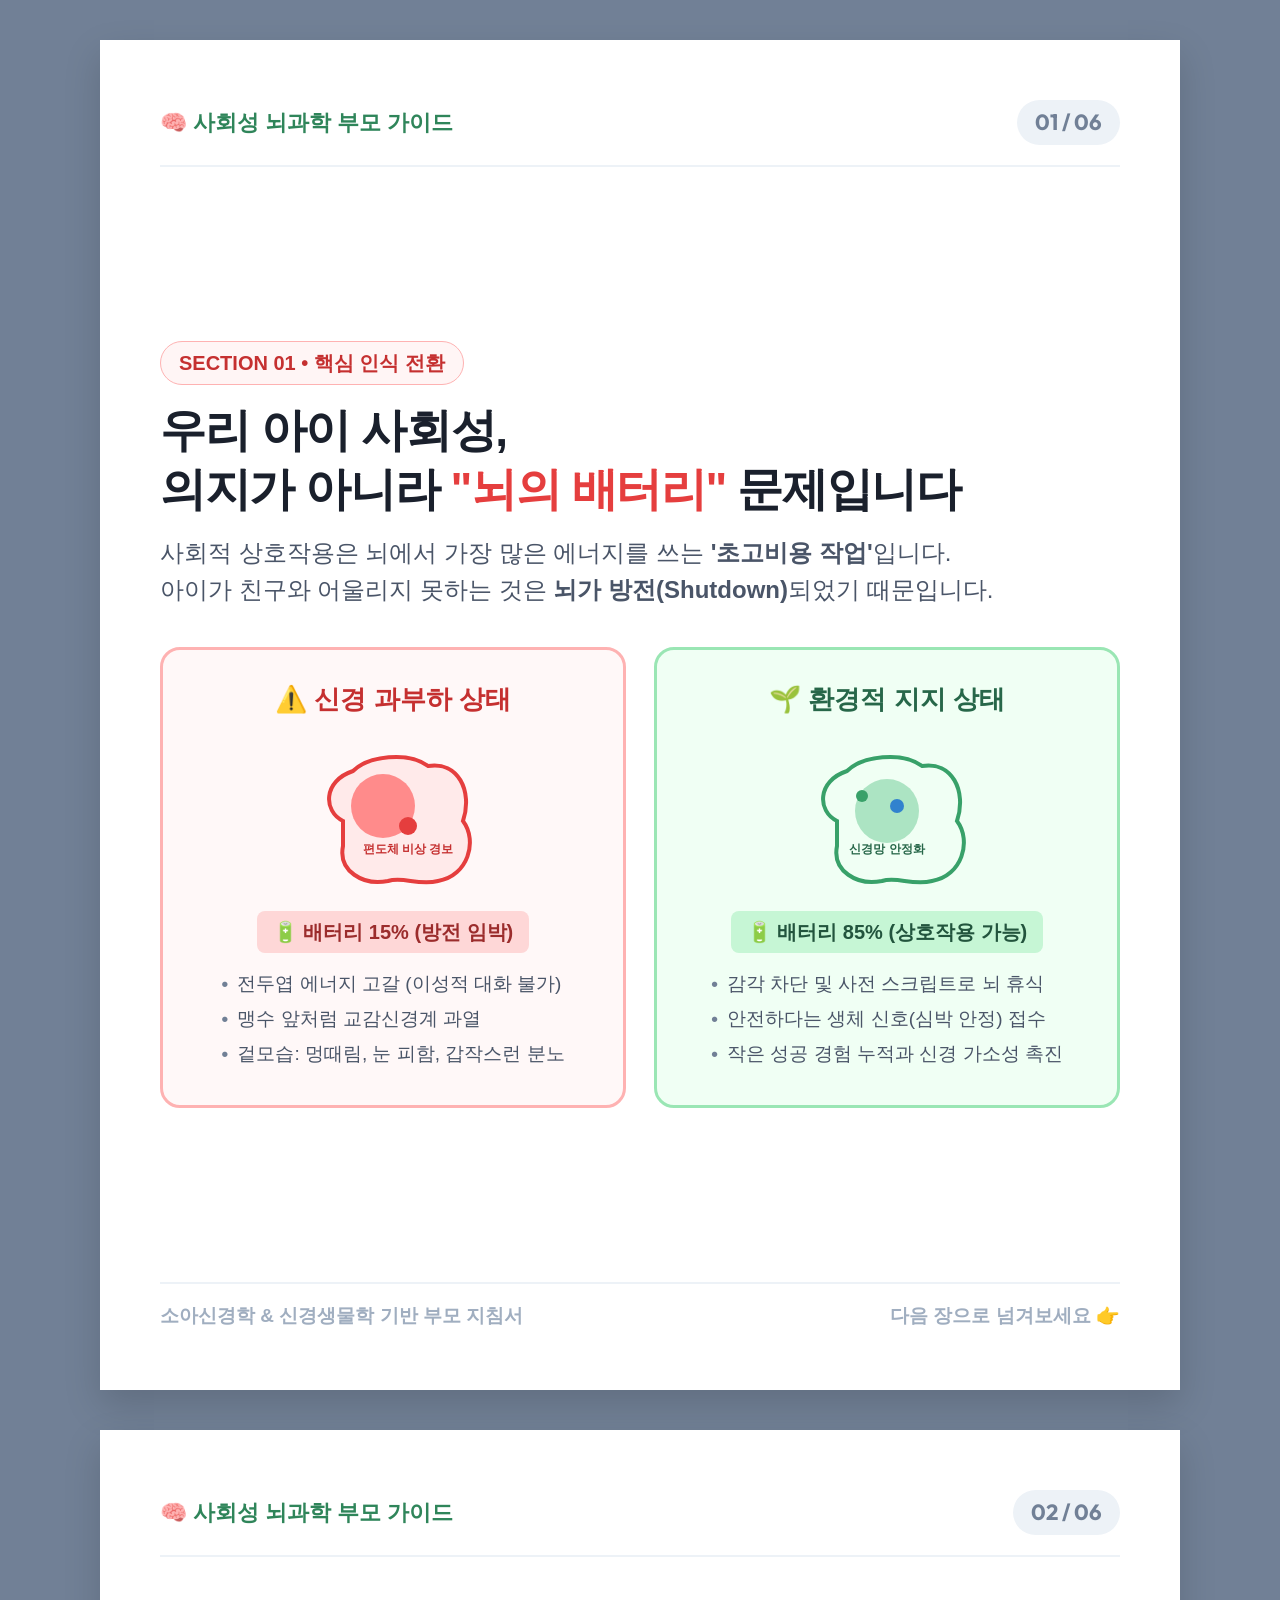
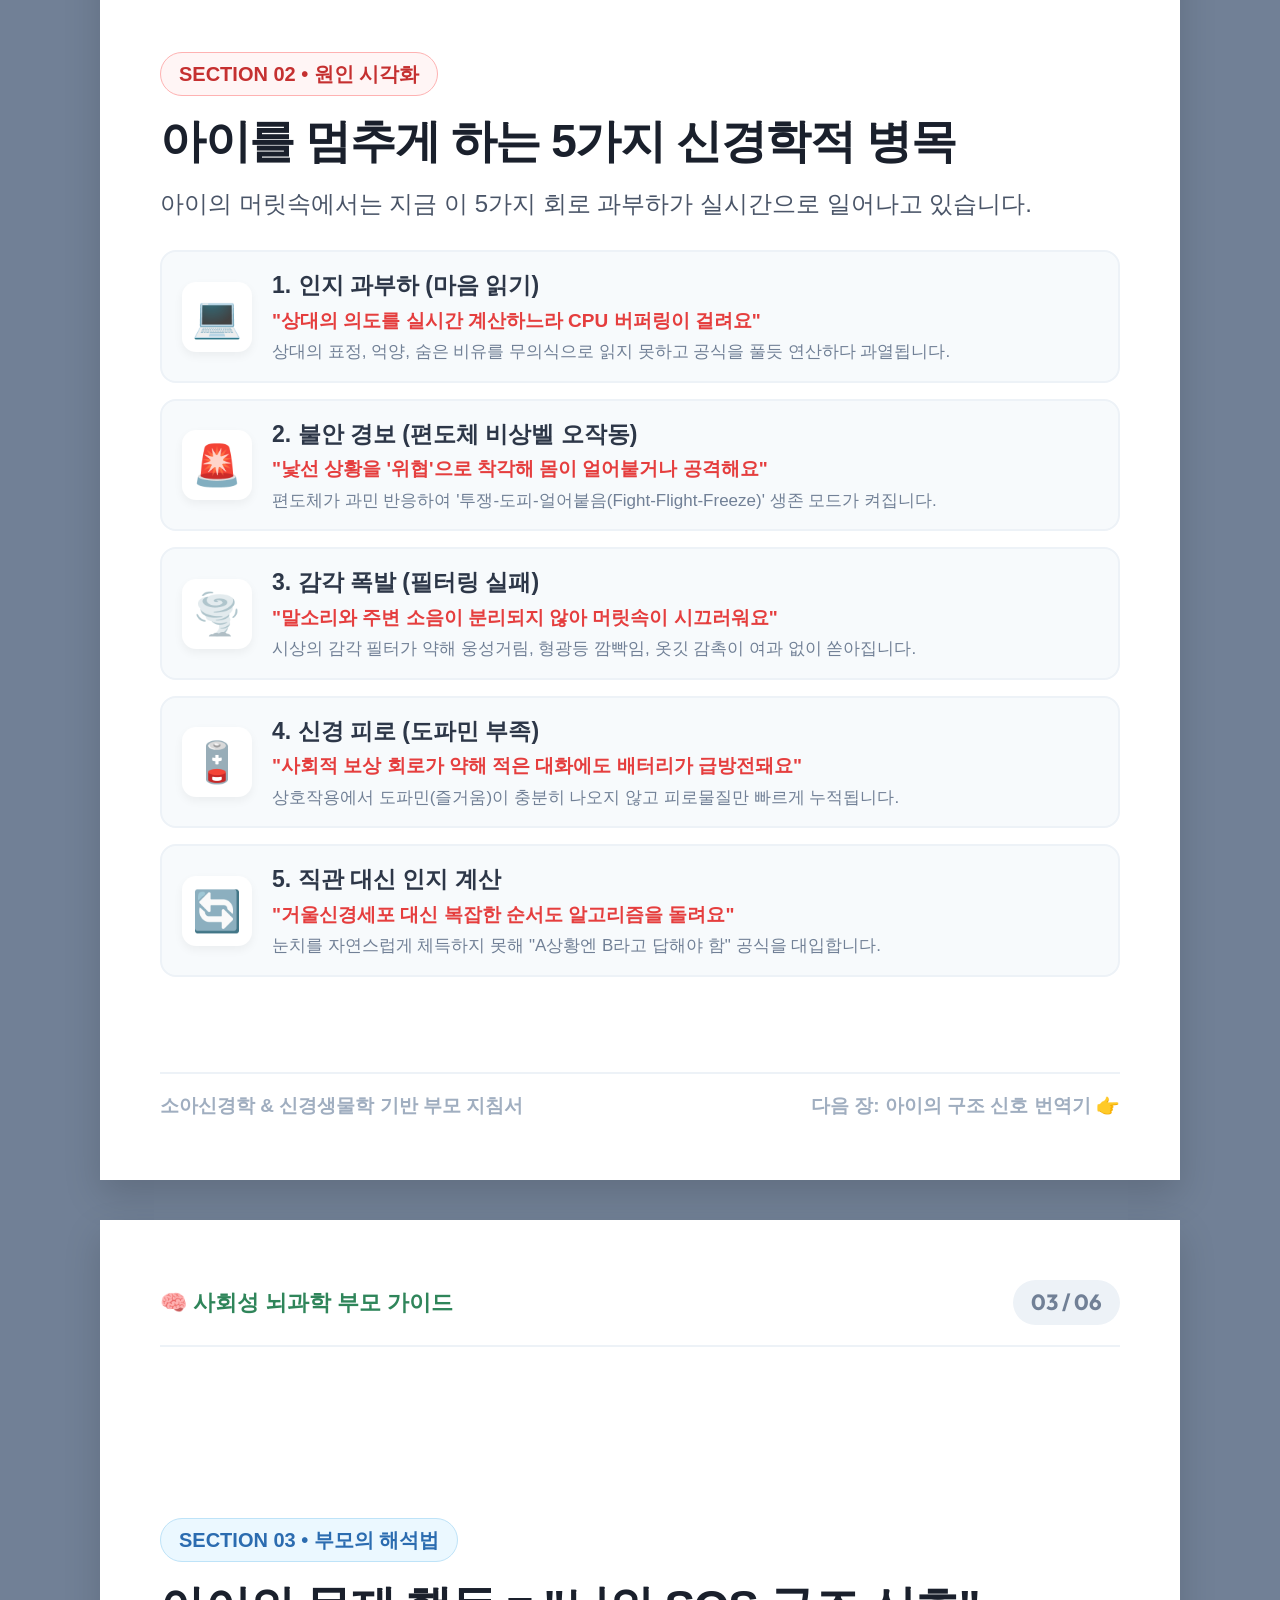
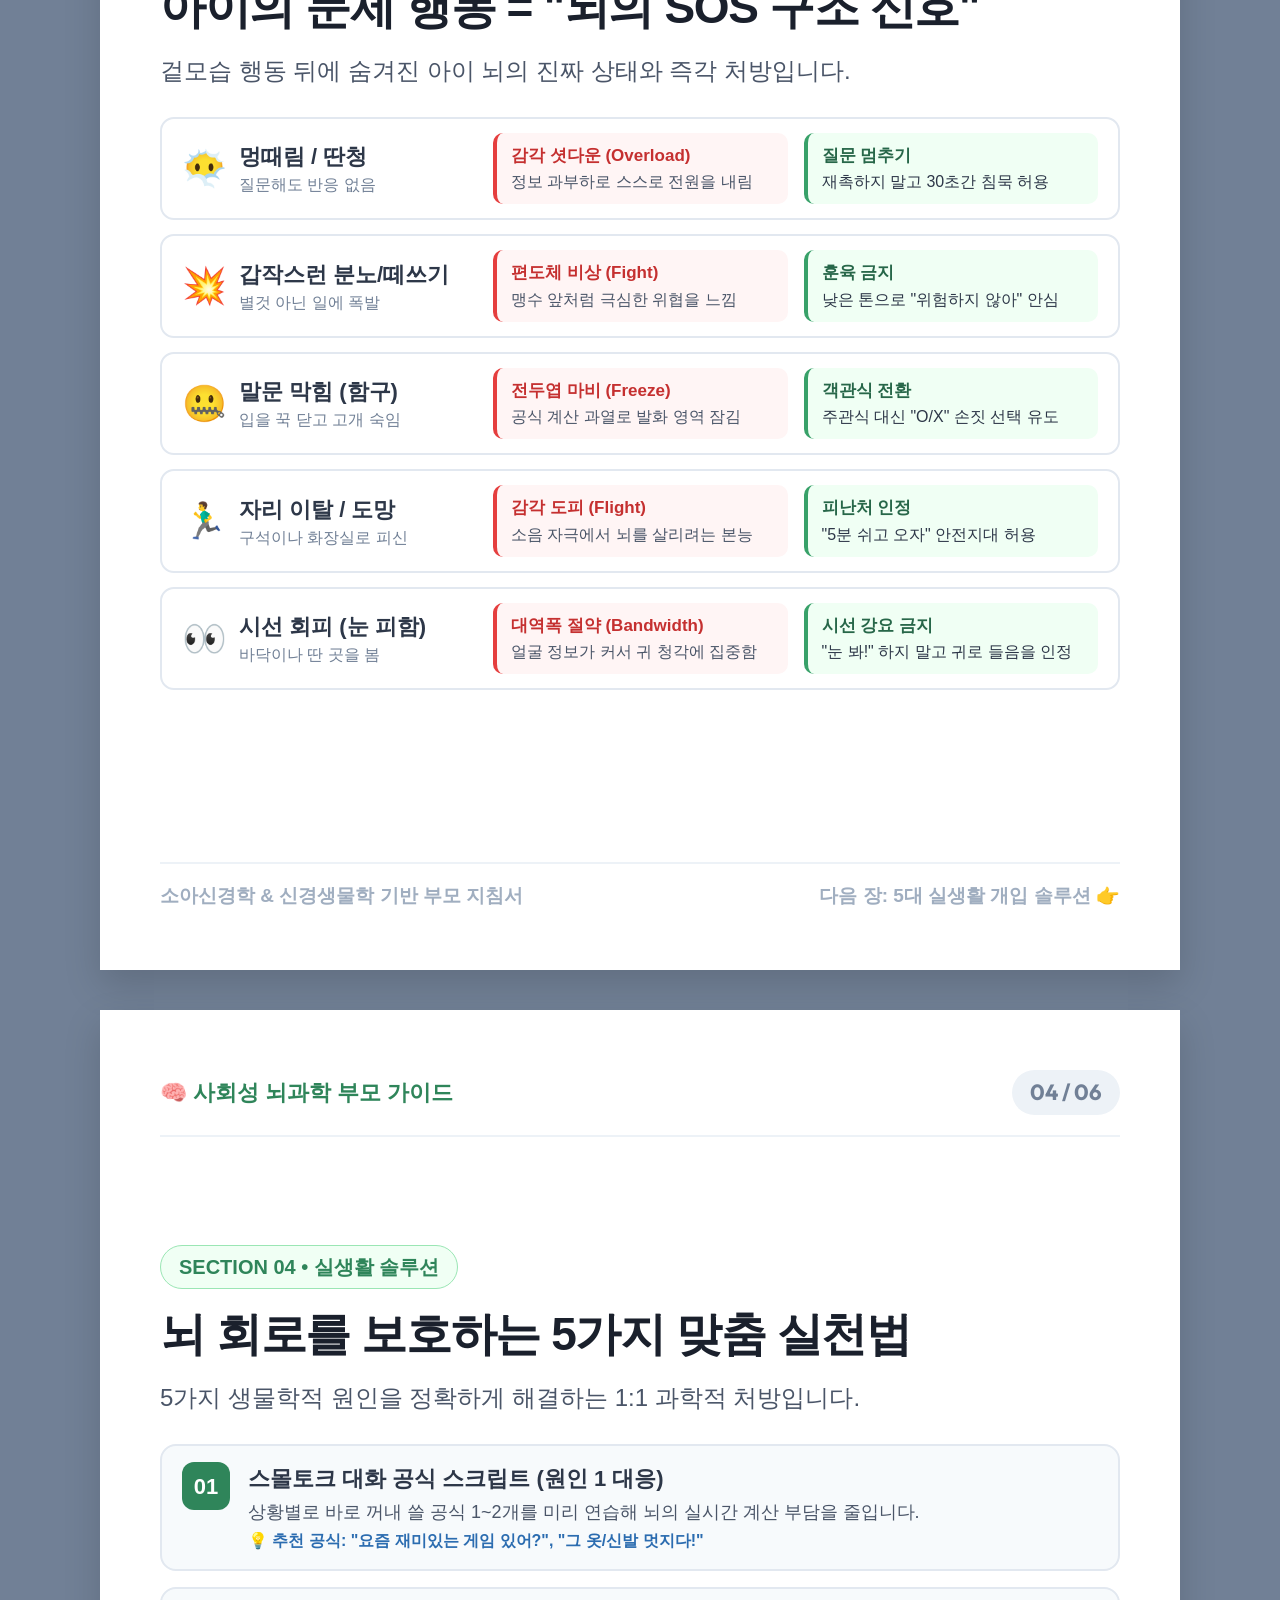
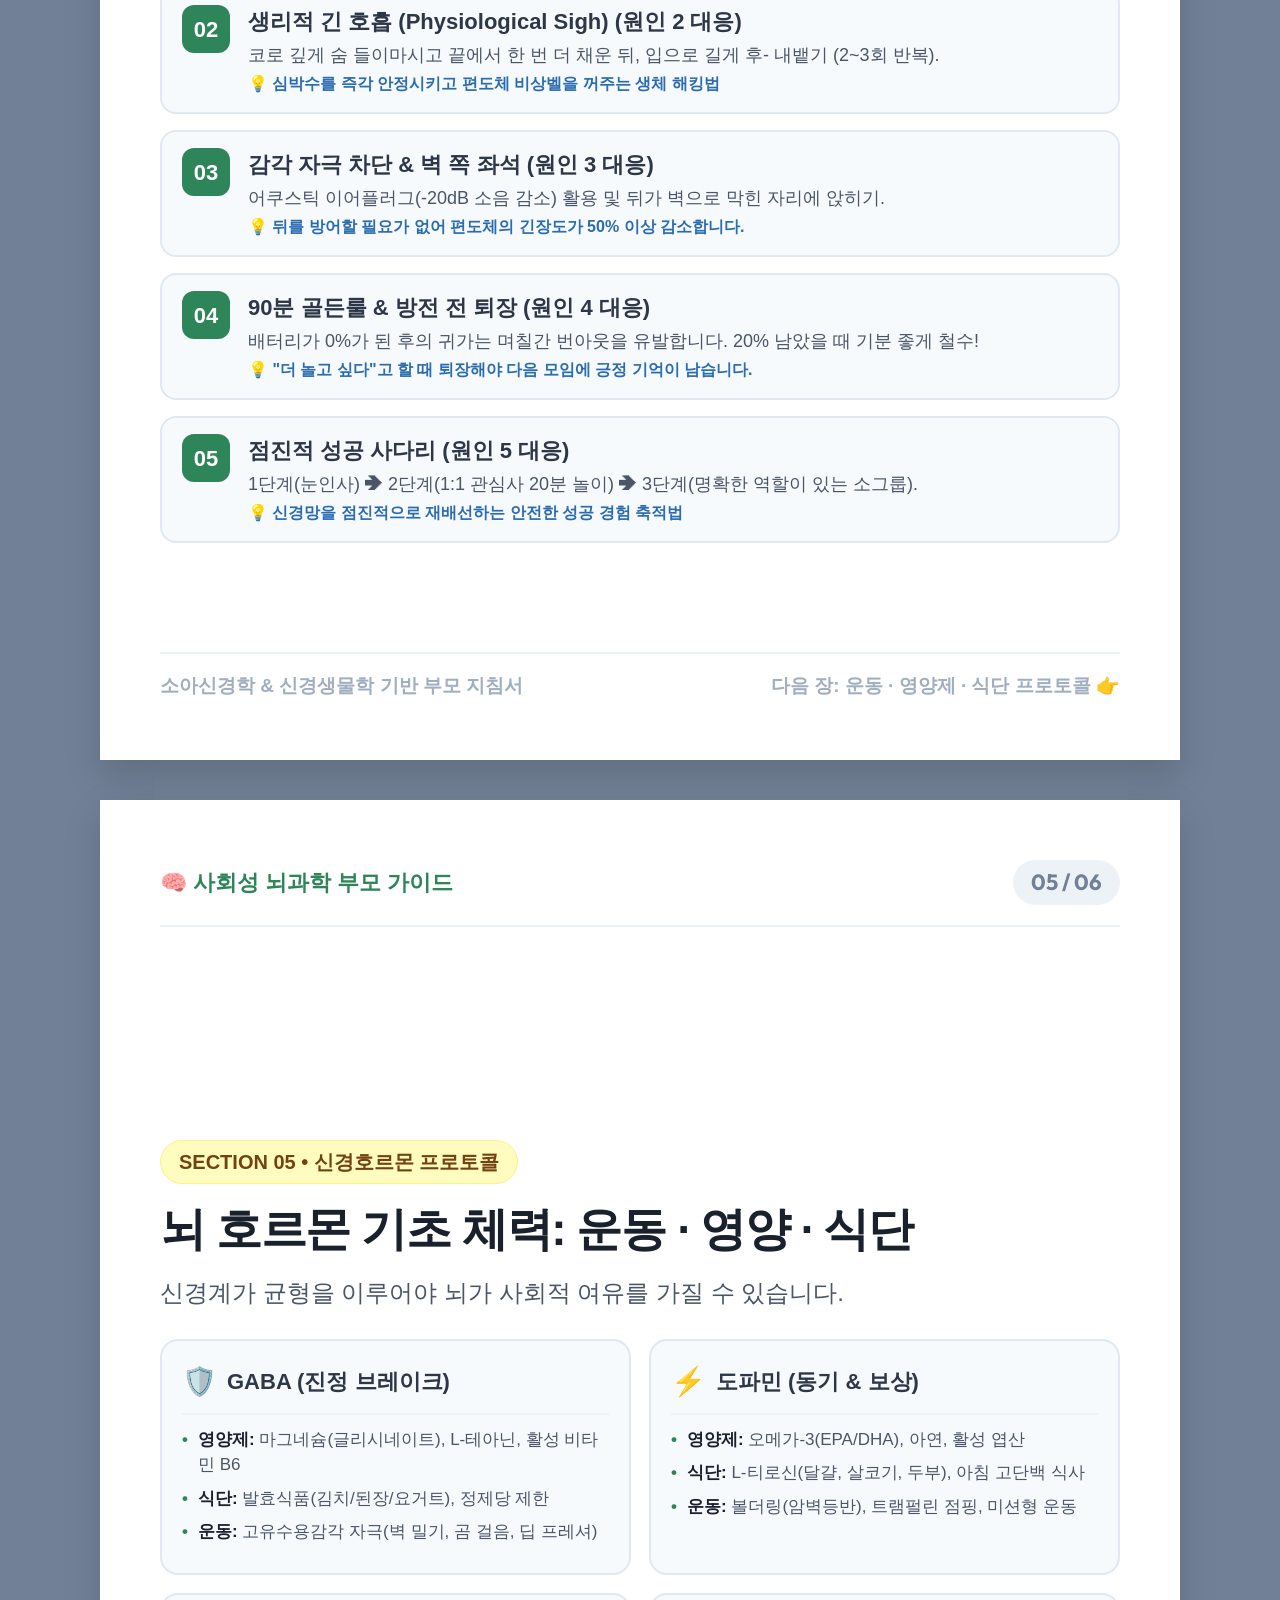
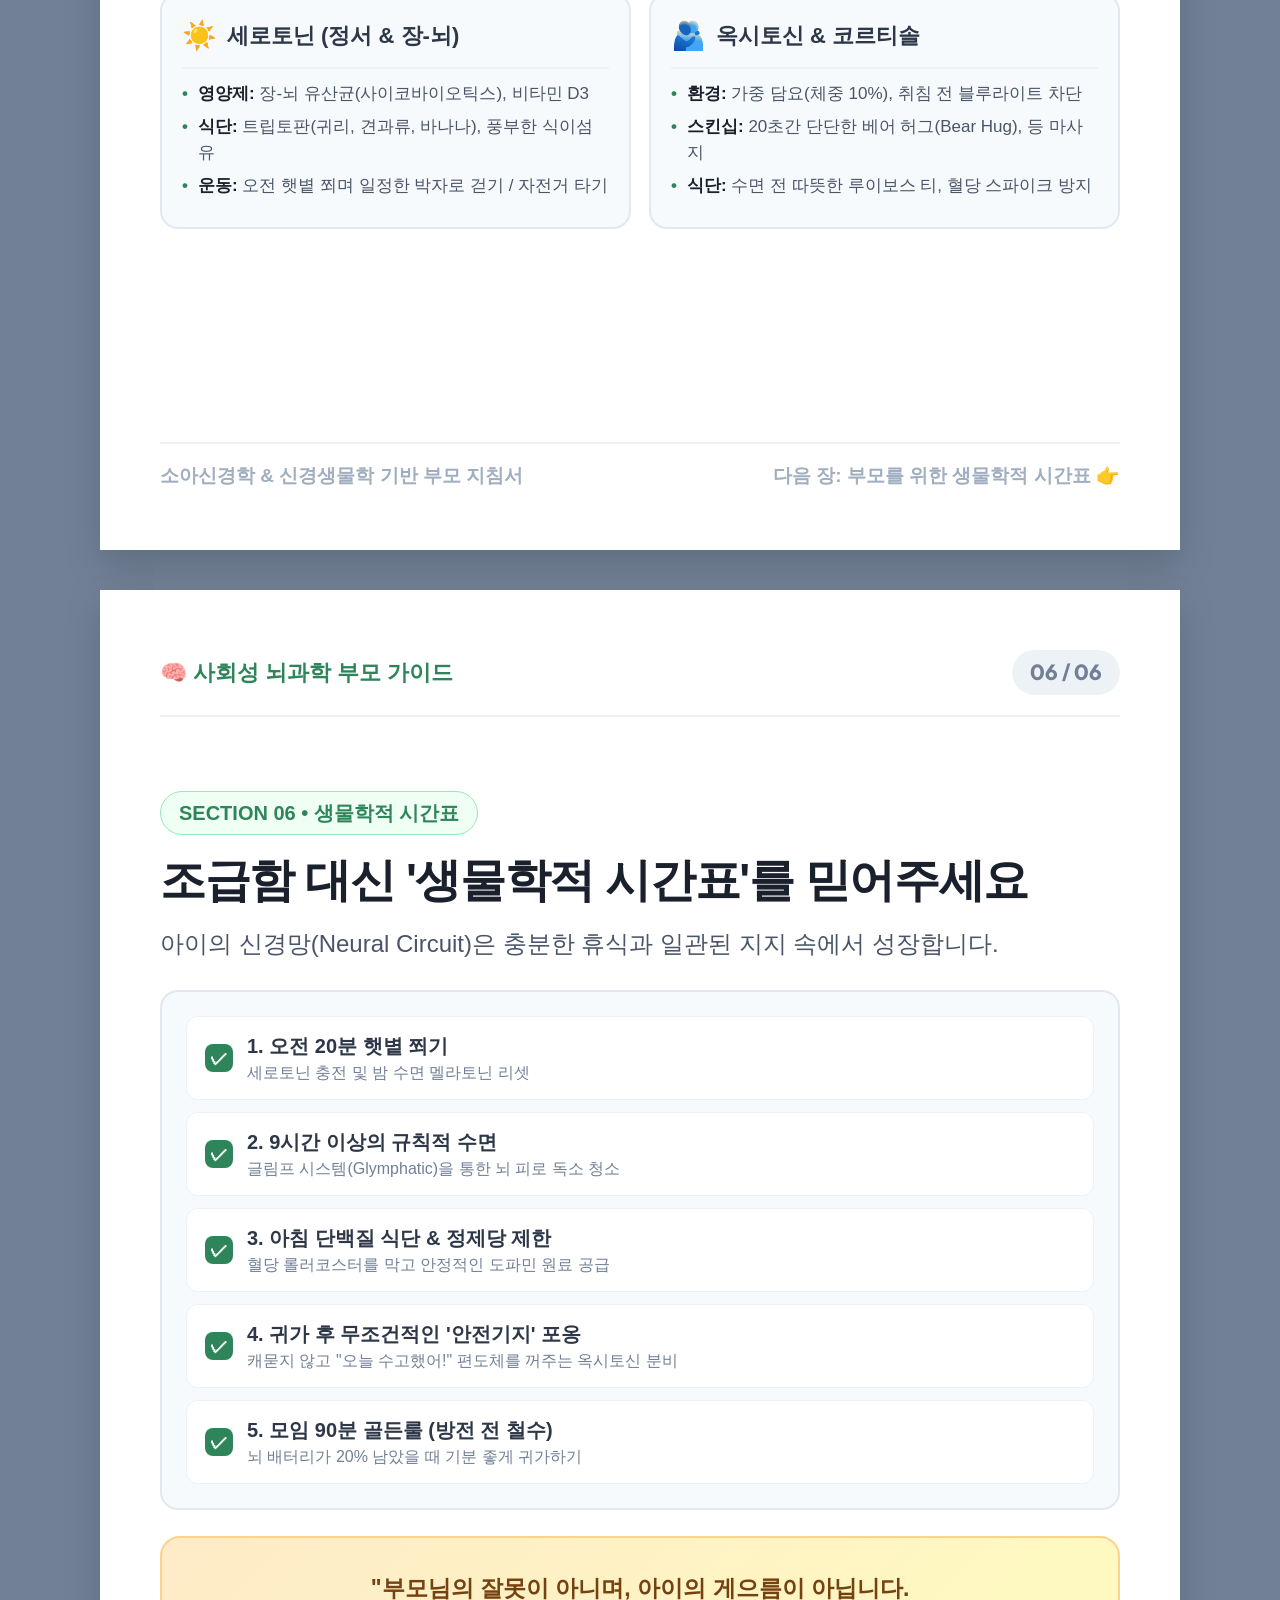
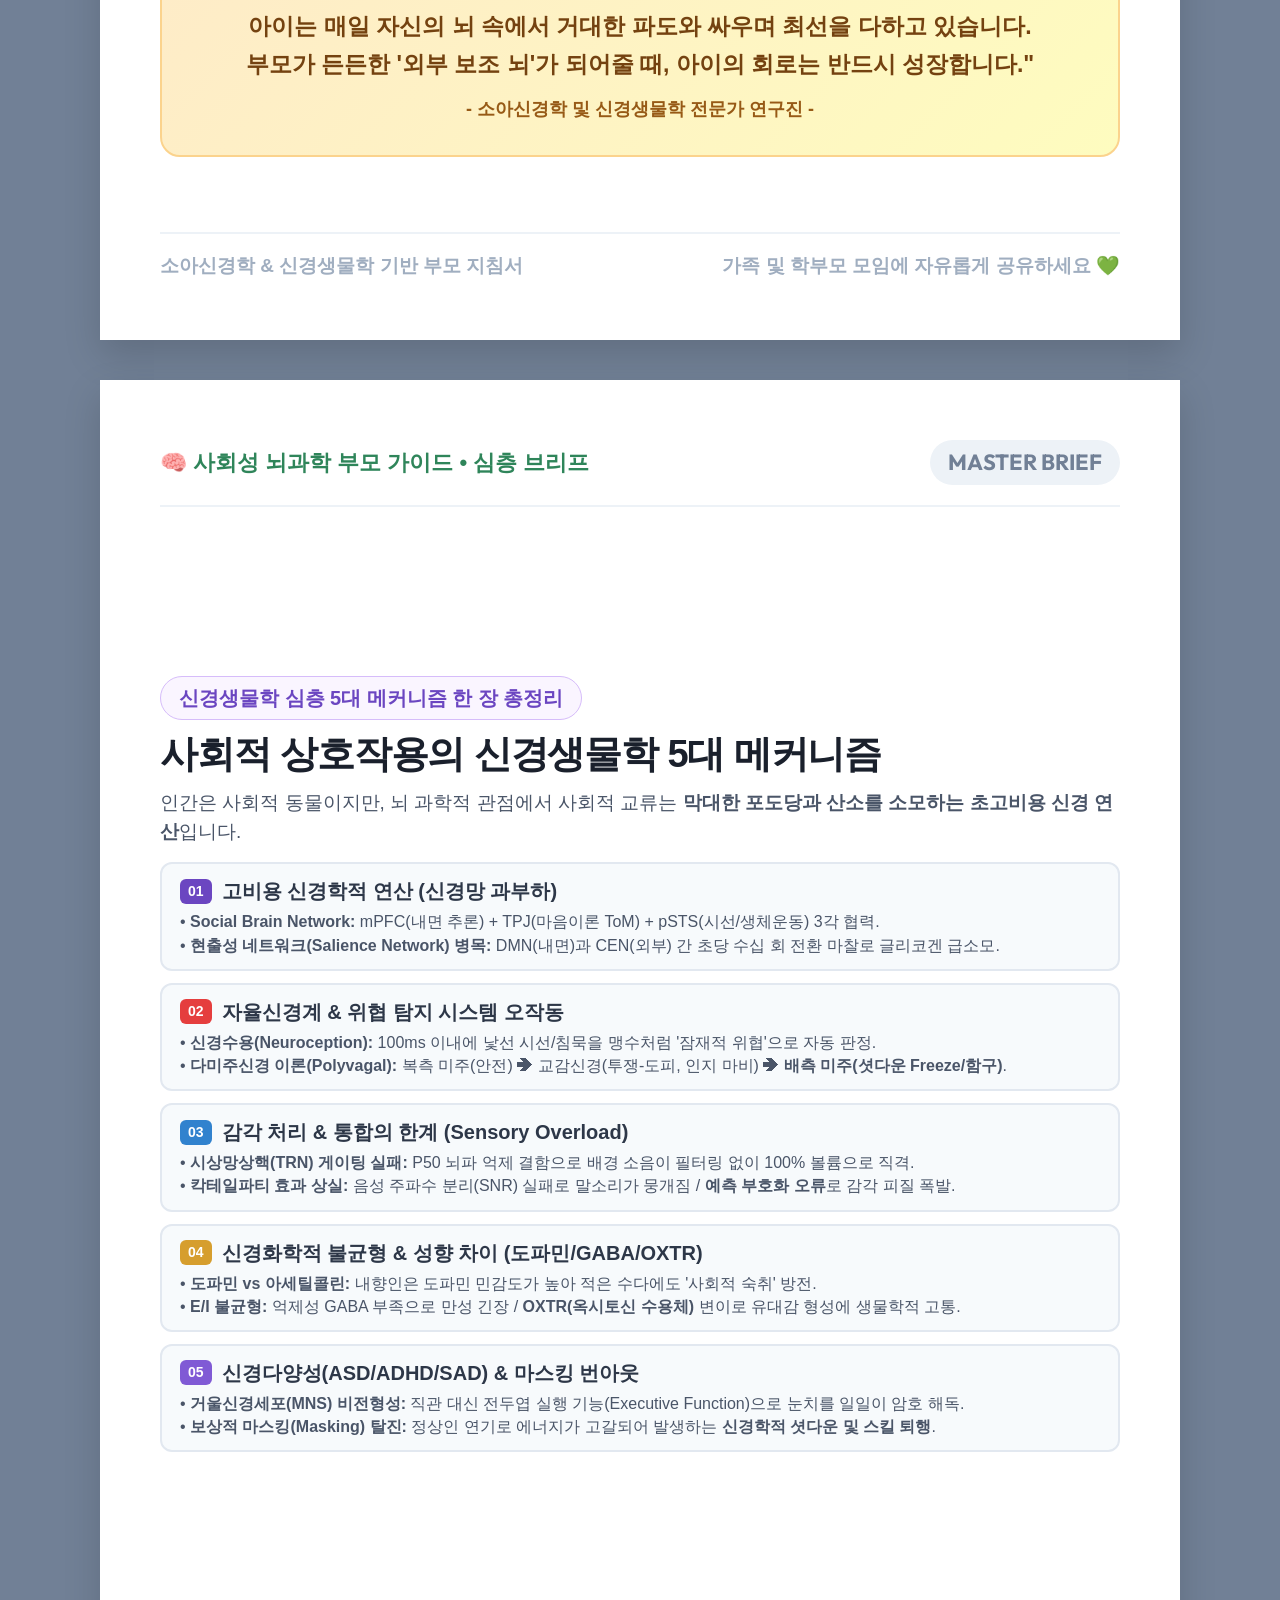
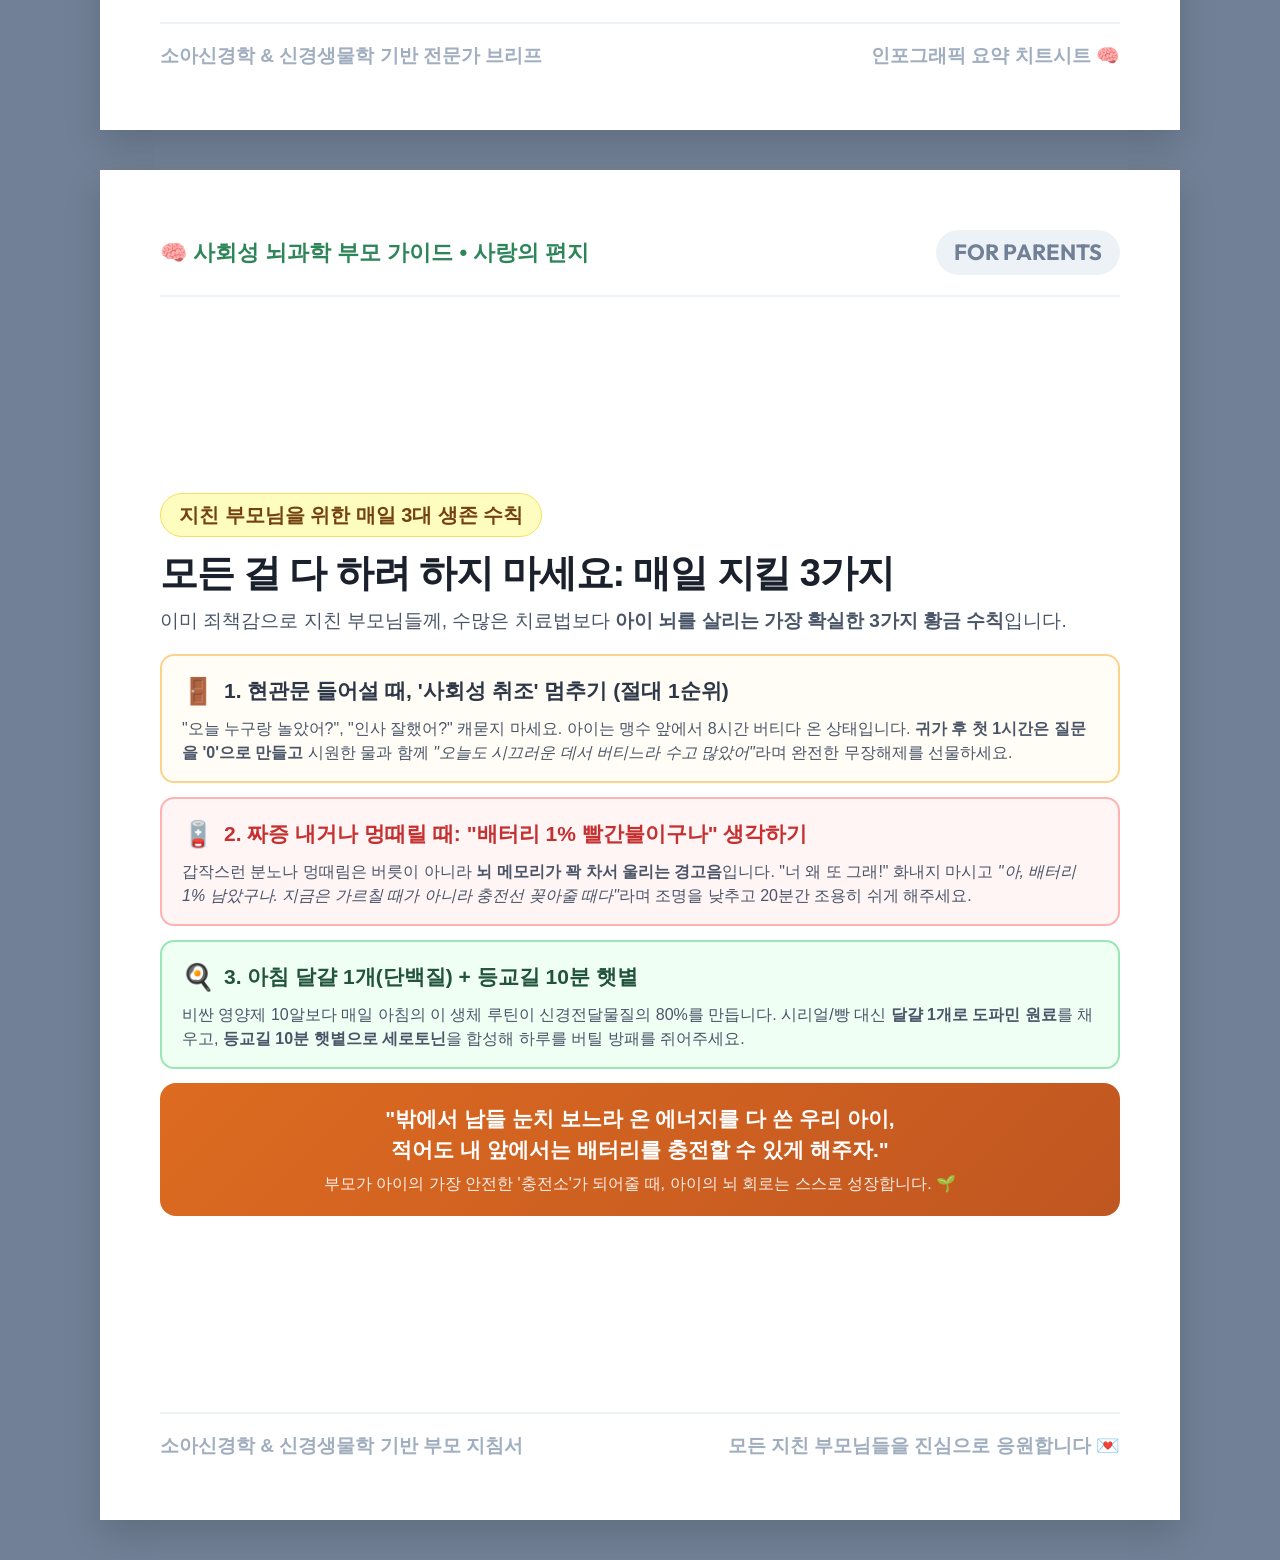
<file: card_news.html>
<!DOCTYPE html>
<html lang="ko">
<head>
  <meta charset="UTF-8">
  <title>카카오톡 카드뉴스 템플릿 (1080x1350)</title>
  <link rel="preconnect" href="https://fonts.googleapis.com">
  <link rel="preconnect" href="https://fonts.gstatic.com" crossorigin>
  <link href="https://fonts.googleapis.com/css2?family=Pretendard:wght@400;600;700;800;900&family=Outfit:wght@600;800&display=swap" rel="stylesheet">
  <style>
    * { box-sizing: border-box; margin: 0; padding: 0; }
    body {
      font-family: 'Pretendard', sans-serif;
      background: #718096;
      color: #1a202c;
      line-height: 1.5;
    }

    /* 각 카드는 1080 x 1350 고정 크기 (4:5 비율, 카카오톡 최적화) */
    .card-page {
      width: 1080px;
      height: 1350px;
      padding: 60px;
      background: #ffffff;
      position: relative;
      overflow: hidden;
      display: flex;
      flex-direction: column;
      justify-content: space-between;
      margin: 40px auto;
      box-shadow: 0 15px 35px rgba(0,0,0,0.15);
    }

    /* 상단 헤더 공통 */
    .card-header {
      display: flex;
      justify-content: space-between;
      align-items: center;
      border-bottom: 2px solid #edf2f7;
      padding-bottom: 20px;
    }
    .brand-tag {
      font-size: 22px;
      font-weight: 800;
      color: #2f855a;
      display: flex;
      align-items: center;
      gap: 10px;
    }
    .page-indicator {
      font-family: 'Outfit', sans-serif;
      font-size: 22px;
      font-weight: 700;
      color: #718096;
      background: #edf2f7;
      padding: 6px 18px;
      border-radius: 9999px;
    }

    /* 하단 푸터 공통 */
    .card-footer {
      border-top: 2px solid #edf2f7;
      padding-top: 18px;
      display: flex;
      justify-content: space-between;
      align-items: center;
      font-size: 19px;
      color: #a0aec0;
      font-weight: 600;
    }

    /* 본문 영역 */
    .card-body {
      flex-grow: 1;
      display: flex;
      flex-direction: column;
      justify-content: center;
      padding: 24px 0;
    }

    .badge-label {
      align-self: flex-start;
      font-size: 20px;
      font-weight: 800;
      padding: 6px 18px;
      border-radius: 9999px;
      margin-bottom: 16px;
    }
    .badge-green { background: #f0fff4; color: #2f855a; border: 1.5px solid #9ae6b4; }
    .badge-red { background: #fff5f5; color: #c53030; border: 1.5px solid #feb2b2; }
    .badge-blue { background: #ebf8ff; color: #2b6cb0; border: 1.5px solid #bee3f8; }
    .badge-amber { background: #fefcbf; color: #744210; border: 1.5px solid #fef08a; }

    .main-title {
      font-size: 46px;
      font-weight: 900;
      line-height: 1.3;
      letter-spacing: -0.03em;
      margin-bottom: 14px;
      color: #1a202c;
    }
    .main-title .highlight {
      color: #e53e3e;
      position: relative;
    }
    .subtitle {
      font-size: 24px;
      color: #4a5568;
      line-height: 1.55;
      margin-bottom: 28px;
    }

    /* =================================================== */
    /* CARD 1 전용 스타일 (표지 & 비포/애프터 비교) */
    /* =================================================== */
    .c1-compare-box {
      display: grid;
      grid-template-columns: 1fr 1fr;
      gap: 28px;
      margin-top: 10px;
    }
    .c1-item {
      border-radius: 20px;
      padding: 30px;
      display: flex;
      flex-direction: column;
      align-items: center;
      text-align: center;
    }
    .c1-item.overload {
      background: #fff8f8;
      border: 3px solid #feb2b2;
    }
    .c1-item.calm {
      background: #f0fff4;
      border: 3px solid #9ae6b4;
    }
    .c1-item h3 {
      font-size: 26px;
      font-weight: 800;
      margin-bottom: 12px;
    }
    .c1-item.overload h3 { color: #c53030; }
    .c1-item.calm h3 { color: #276749; }
    .c1-svg {
      width: 220px;
      height: 160px;
      margin: 10px 0;
    }
    .c1-battery {
      font-size: 20px;
      font-weight: 800;
      padding: 6px 16px;
      border-radius: 8px;
      margin-bottom: 16px;
    }
    .c1-battery.low { background: #fed7d7; color: #9b2c2c; }
    .c1-battery.high { background: #c6f6d5; color: #22543d; }
    .c1-bullets {
      text-align: left;
      font-size: 19px;
      color: #4a5568;
      line-height: 1.55;
      list-style: none;
    }
    .c1-bullets li {
      margin-bottom: 6px;
      position: relative;
      padding-left: 16px;
    }
    .c1-bullets li::before {
      content: '•';
      position: absolute;
      left: 0;
      color: #718096;
      font-weight: 800;
    }

    /* =================================================== */
    /* CARD 2 전용 스타일 (5가지 원인) */
    /* =================================================== */
    .cause-stack {
      display: flex;
      flex-direction: column;
      gap: 16px;
    }
    .cause-row {
      display: flex;
      align-items: center;
      gap: 20px;
      background: #f7fafc;
      border: 2px solid #edf2f7;
      border-radius: 16px;
      padding: 16px 20px;
    }
    .c2-icon {
      font-size: 40px;
      width: 70px;
      height: 70px;
      background: #fff;
      border-radius: 14px;
      display: flex;
      align-items: center;
      justify-content: center;
      box-shadow: 0 4px 10px rgba(0,0,0,0.05);
      flex-shrink: 0;
    }
    .c2-info h4 {
      font-size: 23px;
      font-weight: 800;
      color: #2d3748;
      margin-bottom: 4px;
    }
    .c2-info .c2-tagline {
      font-size: 19px;
      font-weight: 700;
      color: #e53e3e;
      margin-bottom: 4px;
    }
    .c2-info p {
      font-size: 17px;
      color: #718096;
    }

    /* =================================================== */
    /* CARD 3 전용 스타일 (SOS 디코더) */
    /* =================================================== */
    .decoder-grid {
      display: flex;
      flex-direction: column;
      gap: 14px;
    }
    .decoder-item {
      display: grid;
      grid-template-columns: 295px 1fr 1fr;
      align-items: center;
      background: #fff;
      border: 2px solid #e2e8f0;
      border-radius: 14px;
      padding: 14px 20px;
      gap: 16px;
    }
    .dec-behavior {
      display: flex;
      align-items: center;
      gap: 12px;
    }
    .dec-emoji { font-size: 36px; }
    .dec-b-title { font-size: 22px; font-weight: 800; color: #2d3748; }
    .dec-b-sub { font-size: 16px; color: #718096; }
    .dec-brain {
      background: #fff5f5;
      padding: 10px 14px;
      border-radius: 10px;
      border-left: 4px solid #e53e3e;
    }
    .dec-brain-pill { font-size: 17px; font-weight: 800; color: #c53030; }
    .dec-brain-desc { font-size: 16px; color: #4a5568; margin-top: 2px; }
    .dec-rx {
      background: #f0fff4;
      padding: 10px 14px;
      border-radius: 10px;
      border-left: 4px solid #38a169;
    }
    .dec-rx-title { font-size: 17px; font-weight: 800; color: #276749; }
    .dec-rx-desc { font-size: 16px; color: #2d3748; margin-top: 2px; }

    /* =================================================== */
    /* CARD 4 전용 스타일 (5대 실생활 개입 솔루션) */
    /* =================================================== */
    .strategy-grid-c4 {
      display: flex;
      flex-direction: column;
      gap: 16px;
    }
    .strat-row {
      display: flex;
      gap: 18px;
      background: #f7fafc;
      border: 2px solid #e2e8f0;
      border-radius: 16px;
      padding: 16px 20px;
    }
    .strat-num {
      width: 48px;
      height: 48px;
      background: #2f855a;
      color: #fff;
      font-size: 22px;
      font-weight: 800;
      border-radius: 12px;
      display: flex;
      align-items: center;
      justify-content: center;
      flex-shrink: 0;
    }
    .strat-body h4 {
      font-size: 22px;
      font-weight: 800;
      color: #2d3748;
      margin-bottom: 4px;
    }
    .strat-body p {
      font-size: 18px;
      color: #4a5568;
      line-height: 1.45;
    }
    .strat-tip {
      font-size: 16px;
      font-weight: 600;
      color: #2b6cb0;
      margin-top: 4px;
    }

    /* =================================================== */
    /* CARD 5 전용 스타일 (호르몬 & 운동/영양/식단) */
    /* =================================================== */
    .hormone-2x2 {
      display: grid;
      grid-template-columns: 1fr 1fr;
      gap: 18px;
    }
    .h-card {
      background: #f7fafc;
      border: 2px solid #e2e8f0;
      border-radius: 18px;
      padding: 20px;
    }
    .h-head {
      display: flex;
      align-items: center;
      gap: 10px;
      padding-bottom: 10px;
      margin-bottom: 12px;
      border-bottom: 2px solid #edf2f7;
    }
    .h-icon { font-size: 28px; }
    .h-title { font-size: 22px; font-weight: 800; color: #2d3748; }
    .h-list {
      list-style: none;
      font-size: 17px;
      color: #4a5568;
      line-height: 1.5;
    }
    .h-list li {
      margin-bottom: 8px;
      position: relative;
      padding-left: 16px;
    }
    .h-list li::before {
      content: '•';
      position: absolute;
      left: 0;
      color: #2f855a;
      font-weight: 800;
    }
    .h-list strong { color: #1a202c; }

    /* =================================================== */
    /* CARD 6 전용 스타일 (실천 체크리스트 & 위로) */
    /* =================================================== */
    .c6-box {
      background: #f7fafc;
      border: 2px solid #e2e8f0;
      border-radius: 18px;
      padding: 24px;
      margin-bottom: 26px;
    }
    .c6-list {
      list-style: none;
      display: flex;
      flex-direction: column;
      gap: 12px;
    }
    .c6-item {
      display: flex;
      align-items: center;
      gap: 14px;
      background: #fff;
      padding: 14px 18px;
      border-radius: 12px;
      border: 1px solid #edf2f7;
    }
    .c6-chk {
      width: 28px;
      height: 28px;
      background: #2f855a;
      color: #fff;
      border-radius: 8px;
      display: flex;
      align-items: center;
      justify-content: center;
      font-weight: 800;
      font-size: 18px;
      flex-shrink: 0;
    }
    .c6-txt h5 { font-size: 20px; font-weight: 800; color: #2d3748; }
    .c6-txt p { font-size: 16px; color: #718096; }

    .warm-quote {
      background: linear-gradient(135deg, #feebc8 0%, #fefcbf 100%);
      border: 2px solid #fbd38d;
      border-radius: 20px;
      padding: 32px 36px;
      text-align: center;
    }
    .warm-quote p {
      font-size: 23px;
      font-weight: 700;
      color: #744210;
      line-height: 1.65;
    }
    .warm-quote .author {
      font-size: 18px;
      font-weight: 600;
      color: #975a16;
      margin-top: 12px;
    }
  </style>
</head>
<body>

  <!-- ============================================================ -->
  <!-- CARD 1: 인트로 및 핵심 인식 전환 (표지) -->
  <!-- ============================================================ -->
  <div class="card-page" id="card-1">
    <div class="card-header">
      <div class="brand-tag">🧠 사회성 뇌과학 부모 가이드</div>
      <div class="page-indicator">01 / 06</div>
    </div>

    <div class="card-body">
      <div class="badge-label badge-red">SECTION 01 • 핵심 인식 전환</div>
      <h1 class="main-headline main-title">
        우리 아이 사회성,<br />
        의지가 아니라 <span class="highlight">"뇌의 배터리"</span> 문제입니다
      </h1>
      <p class="subtitle">
        사회적 상호작용은 뇌에서 가장 많은 에너지를 쓰는 <strong>'초고비용 작업'</strong>입니다.<br/>
        아이가 친구와 어울리지 못하는 것은 <strong>뇌가 방전(Shutdown)</strong>되었기 때문입니다.
      </p>

      <div class="c1-compare-box">
        <!-- 좌측: 과부하 뇌 -->
        <div class="c1-item overload">
          <h3>⚠️ 신경 과부하 상태</h3>
          <!-- 뇌 SVG -->
          <svg viewBox="0 0 200 160" class="c1-svg">
            <path d="M50,80 C30,70 30,40 60,30 C75,15 115,10 135,25 C165,20 180,50 170,80 C185,100 175,135 145,140 C125,145 110,135 95,140 C70,145 45,130 50,105 Z" fill="#FFEAEA" stroke="#E53E3E" stroke-width="4" />
            <circle cx="90" cy="65" r="32" fill="#FF4D4D" opacity="0.6" />
            <circle cx="115" cy="85" r="9" fill="#E53E3E" />
            <text x="115" y="112" text-anchor="middle" fill="#C53030" font-size="12" font-weight="800">편도체 비상 경보</text>
          </svg>
          <div class="c1-battery low">🔋 배터리 15% (방전 임박)</div>
          <ul class="c1-bullets">
            <li>전두엽 에너지 고갈 (이성적 대화 불가)</li>
            <li>맹수 앞처럼 교감신경계 과열</li>
            <li>겉모습: 멍때림, 눈 피함, 갑작스런 분노</li>
          </ul>
        </div>

        <!-- 우측: 맞춤 지원 안정 뇌 -->
        <div class="c1-item calm">
          <h3>🌱 환경적 지지 상태</h3>
          <svg viewBox="0 0 200 160" class="c1-svg">
            <path d="M50,80 C30,70 30,40 60,30 C75,15 115,10 135,25 C165,20 180,50 170,80 C185,100 175,135 145,140 C125,145 110,135 95,140 C70,145 45,130 50,105 Z" fill="#F0FFF4" stroke="#38A169" stroke-width="4" />
            <circle cx="100" cy="70" r="32" fill="#48BB78" opacity="0.4" />
            <circle cx="75" cy="55" r="6" fill="#38A169" />
            <circle cx="110" cy="65" r="7" fill="#3182CE" />
            <text x="100" y="112" text-anchor="middle" fill="#276749" font-size="12" font-weight="800">신경망 안정화</text>
          </svg>
          <div class="c1-battery high">🔋 배터리 85% (상호작용 가능)</div>
          <ul class="c1-bullets">
            <li>감각 차단 및 사전 스크립트로 뇌 휴식</li>
            <li>안전하다는 생체 신호(심박 안정) 접수</li>
            <li>작은 성공 경험 누적과 신경 가소성 촉진</li>
          </ul>
        </div>
      </div>
    </div>

    <div class="card-footer">
      <span>소아신경학 & 신경생물학 기반 부모 지침서</span>
      <span>다음 장으로 넘겨보세요 👉</span>
    </div>
  </div>

  <!-- ============================================================ -->
  <!-- CARD 2: 5가지 생물학적 원인 -->
  <!-- ============================================================ -->
  <div class="card-page" id="card-2">
    <div class="card-header">
      <div class="brand-tag">🧠 사회성 뇌과학 부모 가이드</div>
      <div class="page-indicator">02 / 06</div>
    </div>

    <div class="card-body">
      <div class="badge-label badge-red">SECTION 02 • 원인 시각화</div>
      <h2 class="main-title">아이를 멈추게 하는 5가지 신경학적 병목</h2>
      <p class="subtitle">아이의 머릿속에서는 지금 이 5가지 회로 과부하가 실시간으로 일어나고 있습니다.</p>

      <div class="cause-stack">
        <!-- 1. 인지 과부하 -->
        <div class="cause-row">
          <div class="c2-icon">💻</div>
          <div class="c2-info">
            <h4>1. 인지 과부하 (마음 읽기)</h4>
            <div class="c2-tagline">"상대의 의도를 실시간 계산하느라 CPU 버퍼링이 걸려요"</div>
            <p>상대의 표정, 억양, 숨은 비유를 무의식으로 읽지 못하고 공식을 풀듯 연산하다 과열됩니다.</p>
          </div>
        </div>

        <!-- 2. 불안 경보 -->
        <div class="cause-row">
          <div class="c2-icon">🚨</div>
          <div class="c2-info">
            <h4>2. 불안 경보 (편도체 비상벨 오작동)</h4>
            <div class="c2-tagline">"낯선 상황을 '위협'으로 착각해 몸이 얼어붙거나 공격해요"</div>
            <p>편도체가 과민 반응하여 '투쟁-도피-얼어붙음(Fight-Flight-Freeze)' 생존 모드가 켜집니다.</p>
          </div>
        </div>

        <!-- 3. 감각 폭발 -->
        <div class="cause-row">
          <div class="c2-icon">🌪️</div>
          <div class="c2-info">
            <h4>3. 감각 폭발 (필터링 실패)</h4>
            <div class="c2-tagline">"말소리와 주변 소음이 분리되지 않아 머릿속이 시끄러워요"</div>
            <p>시상의 감각 필터가 약해 웅성거림, 형광등 깜빡임, 옷깃 감촉이 여과 없이 쏟아집니다.</p>
          </div>
        </div>

        <!-- 4. 신경 피로 -->
        <div class="cause-row">
          <div class="c2-icon">🪫</div>
          <div class="c2-info">
            <h4>4. 신경 피로 (도파민 부족)</h4>
            <div class="c2-tagline">"사회적 보상 회로가 약해 적은 대화에도 배터리가 급방전돼요"</div>
            <p>상호작용에서 도파민(즐거움)이 충분히 나오지 않고 피로물질만 빠르게 누적됩니다.</p>
          </div>
        </div>

        <!-- 5. 인지 계산 -->
        <div class="cause-row">
          <div class="c2-icon">🔄</div>
          <div class="c2-info">
            <h4>5. 직관 대신 인지 계산</h4>
            <div class="c2-tagline">"거울신경세포 대신 복잡한 순서도 알고리즘을 돌려요"</div>
            <p>눈치를 자연스럽게 체득하지 못해 "A상황엔 B라고 답해야 함" 공식을 대입합니다.</p>
          </div>
        </div>
      </div>
    </div>

    <div class="card-footer">
      <span>소아신경학 & 신경생물학 기반 부모 지침서</span>
      <span>다음 장: 아이의 구조 신호 번역기 👉</span>
    </div>
  </div>

  <!-- ============================================================ -->
  <!-- CARD 3: 부모의 해석법 (SOS 번역기) -->
  <!-- ============================================================ -->
  <div class="card-page" id="card-3">
    <div class="card-header">
      <div class="brand-tag">🧠 사회성 뇌과학 부모 가이드</div>
      <div class="page-indicator">03 / 06</div>
    </div>

    <div class="card-body">
      <div class="badge-label badge-blue">SECTION 03 • 부모의 해석법</div>
      <h2 class="main-title">아이의 문제 행동 = "뇌의 SOS 구조 신호"</h2>
      <p class="subtitle">겉모습 행동 뒤에 숨겨진 아이 뇌의 진짜 상태와 즉각 처방입니다.</p>

      <div class="decoder-grid">
        <!-- 1. 멍때림 -->
        <div class="decoder-item">
          <div class="dec-behavior">
            <span class="dec-emoji">😶‍🌫️</span>
            <div>
              <div class="dec-b-title">멍때림 / 딴청</div>
              <div class="dec-b-sub">질문해도 반응 없음</div>
            </div>
          </div>
          <div class="dec-brain">
            <div class="dec-brain-pill">감각 셧다운 (Overload)</div>
            <div class="dec-brain-desc">정보 과부하로 스스로 전원을 내림</div>
          </div>
          <div class="dec-rx">
            <div class="dec-rx-title">질문 멈추기</div>
            <div class="dec-rx-desc">재촉하지 말고 30초간 침묵 허용</div>
          </div>
        </div>

        <!-- 2. 짜증/떼쓰기 -->
        <div class="decoder-item">
          <div class="dec-behavior">
            <span class="dec-emoji">💥</span>
            <div>
              <div class="dec-b-title">갑작스런 분노/떼쓰기</div>
              <div class="dec-b-sub">별것 아닌 일에 폭발</div>
            </div>
          </div>
          <div class="dec-brain">
            <div class="dec-brain-pill">편도체 비상 (Fight)</div>
            <div class="dec-brain-desc">맹수 앞처럼 극심한 위협을 느낌</div>
          </div>
          <div class="dec-rx">
            <div class="dec-rx-title">훈육 금지</div>
            <div class="dec-rx-desc">낮은 톤으로 "위험하지 않아" 안심</div>
          </div>
        </div>

        <!-- 3. 함구 -->
        <div class="decoder-item">
          <div class="dec-behavior">
            <span class="dec-emoji">🤐</span>
            <div>
              <div class="dec-b-title">말문 막힘 (함구)</div>
              <div class="dec-b-sub">입을 꾹 닫고 고개 숙임</div>
            </div>
          </div>
          <div class="dec-brain">
            <div class="dec-brain-pill">전두엽 마비 (Freeze)</div>
            <div class="dec-brain-desc">공식 계산 과열로 발화 영역 잠김</div>
          </div>
          <div class="dec-rx">
            <div class="dec-rx-title">객관식 전환</div>
            <div class="dec-rx-desc">주관식 대신 "O/X" 손짓 선택 유도</div>
          </div>
        </div>

        <!-- 4. 도망침 -->
        <div class="decoder-item">
          <div class="dec-behavior">
            <span class="dec-emoji">🏃‍♂️</span>
            <div>
              <div class="dec-b-title">자리 이탈 / 도망</div>
              <div class="dec-b-sub">구석이나 화장실로 피신</div>
            </div>
          </div>
          <div class="dec-brain">
            <div class="dec-brain-pill">감각 도피 (Flight)</div>
            <div class="dec-brain-desc">소음 자극에서 뇌를 살리려는 본능</div>
          </div>
          <div class="dec-rx">
            <div class="dec-rx-title">피난처 인정</div>
            <div class="dec-rx-desc">"5분 쉬고 오자" 안전지대 허용</div>
          </div>
        </div>

        <!-- 5. 눈 피하기 -->
        <div class="decoder-item">
          <div class="dec-behavior">
            <span class="dec-emoji">👀</span>
            <div>
              <div class="dec-b-title">시선 회피 (눈 피함)</div>
              <div class="dec-b-sub">바닥이나 딴 곳을 봄</div>
            </div>
          </div>
          <div class="dec-brain">
            <div class="dec-brain-pill">대역폭 절약 (Bandwidth)</div>
            <div class="dec-brain-desc">얼굴 정보가 커서 귀 청각에 집중함</div>
          </div>
          <div class="dec-rx">
            <div class="dec-rx-title">시선 강요 금지</div>
            <div class="dec-rx-desc">"눈 봐!" 하지 말고 귀로 들음을 인정</div>
          </div>
        </div>
      </div>
    </div>

    <div class="card-footer">
      <span>소아신경학 & 신경생물학 기반 부모 지침서</span>
      <span>다음 장: 5대 실생활 개입 솔루션 👉</span>
    </div>
  </div>

  <!-- ============================================================ -->
  <!-- CARD 4: 실생활 개입 5대 솔루션 -->
  <!-- ============================================================ -->
  <div class="card-page" id="card-4">
    <div class="card-header">
      <div class="brand-tag">🧠 사회성 뇌과학 부모 가이드</div>
      <div class="page-indicator">04 / 06</div>
    </div>

    <div class="card-body">
      <div class="badge-label badge-green">SECTION 04 • 실생활 솔루션</div>
      <h2 class="main-title">뇌 회로를 보호하는 5가지 맞춤 실천법</h2>
      <p class="subtitle">5가지 생물학적 원인을 정확하게 해결하는 1:1 과학적 처방입니다.</p>

      <div class="strategy-grid-c4">
        <!-- 1 -->
        <div class="strat-row">
          <div class="strat-num">01</div>
          <div class="strat-body">
            <h4>스몰토크 대화 공식 스크립트 (원인 1 대응)</h4>
            <p>상황별로 바로 꺼내 쓸 공식 1~2개를 미리 연습해 뇌의 실시간 계산 부담을 줄입니다.</p>
            <div class="strat-tip">💡 추천 공식: "요즘 재미있는 게임 있어?", "그 옷/신발 멋지다!"</div>
          </div>
        </div>

        <!-- 2 -->
        <div class="strat-row">
          <div class="strat-num">02</div>
          <div class="strat-body">
            <h4>생리적 긴 호흡 (Physiological Sigh) (원인 2 대응)</h4>
            <p>코로 깊게 숨 들이마시고 끝에서 한 번 더 채운 뒤, 입으로 길게 후- 내뱉기 (2~3회 반복).</p>
            <div class="strat-tip">💡 심박수를 즉각 안정시키고 편도체 비상벨을 꺼주는 생체 해킹법</div>
          </div>
        </div>

        <!-- 3 -->
        <div class="strat-row">
          <div class="strat-num">03</div>
          <div class="strat-body">
            <h4>감각 자극 차단 & 벽 쪽 좌석 (원인 3 대응)</h4>
            <p>어쿠스틱 이어플러그(-20dB 소음 감소) 활용 및 뒤가 벽으로 막힌 자리에 앉히기.</p>
            <div class="strat-tip">💡 뒤를 방어할 필요가 없어 편도체의 긴장도가 50% 이상 감소합니다.</div>
          </div>
        </div>

        <!-- 4 -->
        <div class="strat-row">
          <div class="strat-num">04</div>
          <div class="strat-body">
            <h4>90분 골든룰 & 방전 전 퇴장 (원인 4 대응)</h4>
            <p>배터리가 0%가 된 후의 귀가는 며칠간 번아웃을 유발합니다. 20% 남았을 때 기분 좋게 철수!</p>
            <div class="strat-tip">💡 "더 놀고 싶다"고 할 때 퇴장해야 다음 모임에 긍정 기억이 남습니다.</div>
          </div>
        </div>

        <!-- 5 -->
        <div class="strat-row">
          <div class="strat-num">05</div>
          <div class="strat-body">
            <h4>점진적 성공 사다리 (원인 5 대응)</h4>
            <p>1단계(눈인사) ➔ 2단계(1:1 관심사 20분 놀이) ➔ 3단계(명확한 역할이 있는 소그룹).</p>
            <div class="strat-tip">💡 신경망을 점진적으로 재배선하는 안전한 성공 경험 축적법</div>
          </div>
        </div>
      </div>
    </div>

    <div class="card-footer">
      <span>소아신경학 & 신경생물학 기반 부모 지침서</span>
      <span>다음 장: 운동 · 영양제 · 식단 프로토콜 👉</span>
    </div>
  </div>

  <!-- ============================================================ -->
  <!-- CARD 5: 호르몬 최적화 프로토콜 (운동 · 영양 · 식단) -->
  <!-- ============================================================ -->
  <div class="card-page" id="card-5">
    <div class="card-header">
      <div class="brand-tag">🧠 사회성 뇌과학 부모 가이드</div>
      <div class="page-indicator">05 / 06</div>
    </div>

    <div class="card-body">
      <div class="badge-label badge-amber">SECTION 05 • 신경호르몬 프로토콜</div>
      <h2 class="main-title">뇌 호르몬 기초 체력: 운동 · 영양 · 식단</h2>
      <p class="subtitle">신경계가 균형을 이루어야 뇌가 사회적 여유를 가질 수 있습니다.</p>

      <div class="hormone-2x2">
        <!-- GABA -->
        <div class="h-card">
          <div class="h-head">
            <span class="h-icon">🛡️</span>
            <div class="h-title">GABA (진정 브레이크)</div>
          </div>
          <ul class="h-list">
            <li><strong>영양제:</strong> 마그네슘(글리시네이트), L-테아닌, 활성 비타민 B6</li>
            <li><strong>식단:</strong> 발효식품(김치/된장/요거트), 정제당 제한</li>
            <li><strong>운동:</strong> 고유수용감각 자극(벽 밀기, 곰 걸음, 딥 프레셔)</li>
          </ul>
        </div>

        <!-- 도파민 -->
        <div class="h-card">
          <div class="h-head">
            <span class="h-icon">⚡</span>
            <div class="h-title">도파민 (동기 & 보상)</div>
          </div>
          <ul class="h-list">
            <li><strong>영양제:</strong> 오메가-3(EPA/DHA), 아연, 활성 엽산</li>
            <li><strong>식단:</strong> L-티로신(달걀, 살코기, 두부), 아침 고단백 식사</li>
            <li><strong>운동:</strong> 볼더링(암벽등반), 트램펄린 점핑, 미션형 운동</li>
          </ul>
        </div>

        <!-- 세로토닌 -->
        <div class="h-card">
          <div class="h-head">
            <span class="h-icon">☀️</span>
            <div class="h-title">세로토닌 (정서 & 장-뇌)</div>
          </div>
          <ul class="h-list">
            <li><strong>영양제:</strong> 장-뇌 유산균(사이코바이오틱스), 비타민 D3</li>
            <li><strong>식단:</strong> 트립토판(귀리, 견과류, 바나나), 풍부한 식이섬유</li>
            <li><strong>운동:</strong> 오전 햇볕 쬐며 일정한 박자로 걷기 / 자전거 타기</li>
          </ul>
        </div>

        <!-- 옥시토신/코르티솔 -->
        <div class="h-card">
          <div class="h-head">
            <span class="h-icon">🫂</span>
            <div class="h-title">옥시토신 & 코르티솔</div>
          </div>
          <ul class="h-list">
            <li><strong>환경:</strong> 가중 담요(체중 10%), 취침 전 블루라이트 차단</li>
            <li><strong>스킨십:</strong> 20초간 단단한 베어 허그(Bear Hug), 등 마사지</li>
            <li><strong>식단:</strong> 수면 전 따뜻한 루이보스 티, 혈당 스파이크 방지</li>
          </ul>
        </div>
      </div>
    </div>

    <div class="card-footer">
      <span>소아신경학 & 신경생물학 기반 부모 지침서</span>
      <span>다음 장: 부모를 위한 생물학적 시간표 👉</span>
    </div>
  </div>

  <!-- ============================================================ -->
  <!-- CARD 6: 매일 실천표 & 따뜻한 위로 -->
  <!-- ============================================================ -->
  <div class="card-page" id="card-6">
    <div class="card-header">
      <div class="brand-tag">🧠 사회성 뇌과학 부모 가이드</div>
      <div class="page-indicator">06 / 06</div>
    </div>

    <div class="card-body">
      <div class="badge-label badge-green">SECTION 06 • 생물학적 시간표</div>
      <h2 class="main-title">조급함 대신 '생물학적 시간표'를 믿어주세요</h2>
      <p class="subtitle">아이의 신경망(Neural Circuit)은 충분한 휴식과 일관된 지지 속에서 성장합니다.</p>

      <div class="c6-box">
        <ul class="c6-list">
          <li class="c6-item">
            <div class="c6-chk">✓</div>
            <div class="c6-txt">
              <h5>1. 오전 20분 햇볕 쬐기</h5>
              <p>세로토닌 충전 및 밤 수면 멜라토닌 리셋</p>
            </div>
          </li>
          <li class="c6-item">
            <div class="c6-chk">✓</div>
            <div class="c6-txt">
              <h5>2. 9시간 이상의 규칙적 수면</h5>
              <p>글림프 시스템(Glymphatic)을 통한 뇌 피로 독소 청소</p>
            </div>
          </li>
          <li class="c6-item">
            <div class="c6-chk">✓</div>
            <div class="c6-txt">
              <h5>3. 아침 단백질 식단 & 정제당 제한</h5>
              <p>혈당 롤러코스터를 막고 안정적인 도파민 원료 공급</p>
            </div>
          </li>
          <li class="c6-item">
            <div class="c6-chk">✓</div>
            <div class="c6-txt">
              <h5>4. 귀가 후 무조건적인 '안전기지' 포옹</h5>
              <p>캐묻지 않고 "오늘 수고했어!" 편도체를 꺼주는 옥시토신 분비</p>
            </div>
          </li>
          <li class="c6-item">
            <div class="c6-chk">✓</div>
            <div class="c6-txt">
              <h5>5. 모임 90분 골든룰 (방전 전 철수)</h5>
              <p>뇌 배터리가 20% 남았을 때 기분 좋게 귀가하기</p>
            </div>
          </li>
        </ul>
      </div>

      <div class="warm-quote">
        <p>
          "부모님의 잘못이 아니며, 아이의 게으름이 아닙니다.<br/>
          아이는 매일 자신의 뇌 속에서 거대한 파도와 싸우며 최선을 다하고 있습니다.<br/>
          <strong>부모가 든든한 '외부 보조 뇌'가 되어줄 때, 아이의 회로는 반드시 성장합니다.</strong>"
        </p>
        <div class="author">- 소아신경학 및 신경생물학 전문가 연구진 -</div>
      </div>
    </div>

    <div class="card-footer">
      <span>소아신경학 & 신경생물학 기반 부모 지침서</span>
      <span>가족 및 학부모 모임에 자유롭게 공유하세요 💚</span>
    </div>
  </div>

  <!-- ============================================================ -->
  <!-- CARD DEEP: 사회적 상호작용의 신경생물학 5대 메커니즘 한 장 총정리 -->
  <!-- ============================================================ -->
  <div class="card-page" id="card-deep">
    <div class="card-header">
      <div class="brand-tag">🧠 사회성 뇌과학 부모 가이드 • 심층 브리프</div>
      <div class="page-indicator">MASTER BRIEF</div>
    </div>

    <div class="card-body" style="padding: 10px 0;">
      <div class="badge-label badge-amber" style="background:#FAF5FF; color:#6B46C1; border-color:#D6BCFA; margin-bottom: 10px;">
        신경생물학 심층 5대 메커니즘 한 장 총정리
      </div>
      <h2 class="main-title" style="font-size: 38px; margin-bottom: 8px;">
        사회적 상호작용의 신경생물학 5대 메커니즘
      </h2>
      <p class="subtitle" style="font-size: 19px; margin-bottom: 16px;">
        인간은 사회적 동물이지만, 뇌 과학적 관점에서 사회적 교류는 <strong>막대한 포도당과 산소를 소모하는 초고비용 신경 연산</strong>입니다.
      </p>

      <div style="display: flex; flex-direction: column; gap: 12px;">
        <!-- 1 -->
        <div style="background: #F7FAFC; border: 2px solid #E2E8F0; border-radius: 12px; padding: 12px 18px;">
          <div style="display: flex; align-items: center; gap: 10px; margin-bottom: 4px;">
            <span style="background: #6B46C1; color:#FFF; font-weight: 800; font-size: 14px; padding: 2px 8px; border-radius: 6px;">01</span>
            <h4 style="font-size: 20px; font-weight: 800; color: #2D3748;">고비용 신경학적 연산 (신경망 과부하)</h4>
          </div>
          <p style="font-size: 16px; color: #4A5568; line-height: 1.45;">
            • <strong>Social Brain Network:</strong> mPFC(내면 추론) + TPJ(마음이론 ToM) + pSTS(시선/생체운동) 3각 협력.<br/>
            • <strong>현출성 네트워크(Salience Network) 병목:</strong> DMN(내면)과 CEN(외부) 간 초당 수십 회 전환 마찰로 글리코겐 급소모.
          </p>
        </div>

        <!-- 2 -->
        <div style="background: #F7FAFC; border: 2px solid #E2E8F0; border-radius: 12px; padding: 12px 18px;">
          <div style="display: flex; align-items: center; gap: 10px; margin-bottom: 4px;">
            <span style="background: #E53E3E; color:#FFF; font-weight: 800; font-size: 14px; padding: 2px 8px; border-radius: 6px;">02</span>
            <h4 style="font-size: 20px; font-weight: 800; color: #2D3748;">자율신경계 & 위협 탐지 시스템 오작동</h4>
          </div>
          <p style="font-size: 16px; color: #4A5568; line-height: 1.45;">
            • <strong>신경수용(Neuroception):</strong> 100ms 이내에 낯선 시선/침묵을 맹수처럼 '잠재적 위협'으로 자동 판정.<br/>
            • <strong>다미주신경 이론(Polyvagal):</strong> 복측 미주(안전) ➔ 교감신경(투쟁-도피, 인지 마비) ➔ <strong>배측 미주(셧다운 Freeze/함구)</strong>.
          </p>
        </div>

        <!-- 3 -->
        <div style="background: #F7FAFC; border: 2px solid #E2E8F0; border-radius: 12px; padding: 12px 18px;">
          <div style="display: flex; align-items: center; gap: 10px; margin-bottom: 4px;">
            <span style="background: #3182CE; color:#FFF; font-weight: 800; font-size: 14px; padding: 2px 8px; border-radius: 6px;">03</span>
            <h4 style="font-size: 20px; font-weight: 800; color: #2D3748;">감각 처리 & 통합의 한계 (Sensory Overload)</h4>
          </div>
          <p style="font-size: 16px; color: #4A5568; line-height: 1.45;">
            • <strong>시상망상핵(TRN) 게이팅 실패:</strong> P50 뇌파 억제 결함으로 배경 소음이 필터링 없이 100% 볼륨으로 직격.<br/>
            • <strong>칵테일파티 효과 상실:</strong> 음성 주파수 분리(SNR) 실패로 말소리가 뭉개짐 / <strong>예측 부호화 오류</strong>로 감각 피질 폭발.
          </p>
        </div>

        <!-- 4 -->
        <div style="background: #F7FAFC; border: 2px solid #E2E8F0; border-radius: 12px; padding: 12px 18px;">
          <div style="display: flex; align-items: center; gap: 10px; margin-bottom: 4px;">
            <span style="background: #D69E2E; color:#FFF; font-weight: 800; font-size: 14px; padding: 2px 8px; border-radius: 6px;">04</span>
            <h4 style="font-size: 20px; font-weight: 800; color: #2D3748;">신경화학적 불균형 & 성향 차이 (도파민/GABA/OXTR)</h4>
          </div>
          <p style="font-size: 16px; color: #4A5568; line-height: 1.45;">
            • <strong>도파민 vs 아세틸콜린:</strong> 내향인은 도파민 민감도가 높아 적은 수다에도 '사회적 숙취' 방전.<br/>
            • <strong>E/I 불균형:</strong> 억제성 GABA 부족으로 만성 긴장 / <strong>OXTR(옥시토신 수용체)</strong> 변이로 유대감 형성에 생물학적 고통.
          </p>
        </div>

        <!-- 5 -->
        <div style="background: #F7FAFC; border: 2px solid #E2E8F0; border-radius: 12px; padding: 12px 18px;">
          <div style="display: flex; align-items: center; gap: 10px; margin-bottom: 4px;">
            <span style="background: #805AD5; color:#FFF; font-weight: 800; font-size: 14px; padding: 2px 8px; border-radius: 6px;">05</span>
            <h4 style="font-size: 20px; font-weight: 800; color: #2D3748;">신경다양성(ASD/ADHD/SAD) & 마스킹 번아웃</h4>
          </div>
          <p style="font-size: 16px; color: #4A5568; line-height: 1.45;">
            • <strong>거울신경세포(MNS) 비전형성:</strong> 직관 대신 전두엽 실행 기능(Executive Function)으로 눈치를 일일이 암호 해독.<br/>
            • <strong>보상적 마스킹(Masking) 탈진:</strong> 정상인 연기로 에너지가 고갈되어 발생하는 <strong>신경학적 셧다운 및 스킬 퇴행</strong>.
          </p>
        </div>
      </div>
    </div>

    <div class="card-footer">
      <span>소아신경학 & 신경생물학 기반 전문가 브리프</span>
      <span>인포그래픽 요약 치트시트 🧠</span>
    </div>
  </div>

  <!-- ============================================================ -->
  <!-- CARD PARENTS: 지친 부모님을 위한 매일 3대 황금 생존 수칙 -->
  <!-- ============================================================ -->
  <div class="card-page" id="card-parents">
    <div class="card-header">
      <div class="brand-tag">🧠 사회성 뇌과학 부모 가이드 • 사랑의 편지</div>
      <div class="page-indicator">FOR PARENTS</div>
    </div>

    <div class="card-body" style="padding: 10px 0;">
      <div class="badge-label" style="background:#FEFCBF; color:#744210; border: 1.5px solid #F6E05E; margin-bottom: 12px;">
        지친 부모님을 위한 매일 3대 생존 수칙
      </div>
      <h2 class="main-title" style="font-size: 38px; margin-bottom: 8px;">
        모든 걸 다 하려 하지 마세요: 매일 지킬 3가지
      </h2>
      <p class="subtitle" style="font-size: 19px; margin-bottom: 18px;">
        이미 죄책감으로 지친 부모님들께, 수많은 치료법보다 <strong>아이 뇌를 살리는 가장 확실한 3가지 황금 수칙</strong>입니다.
      </p>

      <div style="display: flex; flex-direction: column; gap: 14px;">
        <!-- 1 -->
        <div style="background: #FFFDF5; border: 2px solid #FBD38D; border-radius: 14px; padding: 16px 20px;">
          <div style="display: flex; align-items: center; gap: 10px; margin-bottom: 6px;">
            <span style="font-size: 26px;">🚪</span>
            <h4 style="font-size: 21px; font-weight: 800; color: #2D3748;">1. 현관문 들어설 때, '사회성 취조' 멈추기 (절대 1순위)</h4>
          </div>
          <p style="font-size: 16px; color: #4A5568; line-height: 1.5;">
            "오늘 누구랑 놀았어?", "인사 잘했어?" 캐묻지 마세요. 아이는 맹수 앞에서 8시간 버티다 온 상태입니다. <strong>귀가 후 첫 1시간은 질문을 '0'으로 만들고</strong> 시원한 물과 함께 <em>"오늘도 시끄러운 데서 버티느라 수고 많았어"</em>라며 완전한 무장해제를 선물하세요.
          </p>
        </div>

        <!-- 2 -->
        <div style="background: #FFF5F5; border: 2px solid #FEB2B2; border-radius: 14px; padding: 16px 20px;">
          <div style="display: flex; align-items: center; gap: 10px; margin-bottom: 6px;">
            <span style="font-size: 26px;">🪫</span>
            <h4 style="font-size: 21px; font-weight: 800; color: #C53030;">2. 짜증 내거나 멍때릴 때: "배터리 1% 빨간불이구나" 생각하기</h4>
          </div>
          <p style="font-size: 16px; color: #4A5568; line-height: 1.5;">
            갑작스런 분노나 멍때림은 버릇이 아니라 <strong>뇌 메모리가 꽉 차서 울리는 경고음</strong>입니다. "너 왜 또 그래!" 화내지 마시고 <em>"아, 배터리 1% 남았구나. 지금은 가르칠 때가 아니라 충전선 꽂아줄 때다"</em>라며 조명을 낮추고 20분간 조용히 쉬게 해주세요.
          </p>
        </div>

        <!-- 3 -->
        <div style="background: #F0FFF4; border: 2px solid #9AE6B4; border-radius: 14px; padding: 16px 20px;">
          <div style="display: flex; align-items: center; gap: 10px; margin-bottom: 6px;">
            <span style="font-size: 26px;">🍳</span>
            <h4 style="font-size: 21px; font-weight: 800; color: #22543D;">3. 아침 달걀 1개(단백질) + 등교길 10분 햇볕</h4>
          </div>
          <p style="font-size: 16px; color: #4A5568; line-height: 1.5;">
            비싼 영양제 10알보다 매일 아침의 이 생체 루틴이 신경전달물질의 80%를 만듭니다. 시리얼/빵 대신 <strong>달걀 1개로 도파민 원료</strong>를 채우고, <strong>등교길 10분 햇볕으로 세로토닌</strong>을 합성해 하루를 버틸 방패를 쥐어주세요.
          </p>
        </div>
      </div>

      <!-- 배너 -->
      <div style="background: linear-gradient(135deg, #DD6B20 0%, #C05621 100%); border-radius: 16px; padding: 20px 24px; color: #FFF; margin-top: 14px; text-align: center;">
        <p style="font-size: 21px; font-weight: 800; line-height: 1.5;">
          "밖에서 남들 눈치 보느라 온 에너지를 다 쓴 우리 아이,<br/>
          적어도 내 앞에서는 배터리를 충전할 수 있게 해주자."
        </p>
        <p style="font-size: 16px; opacity: 0.9; margin-top: 6px;">
          부모가 아이의 가장 안전한 '충전소'가 되어줄 때, 아이의 뇌 회로는 스스로 성장합니다. 🌱
        </p>
      </div>
    </div>

    <div class="card-footer">
      <span>소아신경학 & 신경생물학 기반 부모 지침서</span>
      <span>모든 지친 부모님들을 진심으로 응원합니다 💌</span>
    </div>
  </div>

</body>
</html>
</file>
<file: style.css>
/* ============================================================ */
/* [전역 디자인 시스템 & CSS 변수]                              */
/* ============================================================ */
:root {
  /* 파스텔 톤 메인 컬러 팔레트 */
  --primary-green: #2f855a;
  --primary-green-light: #48bb78;
  --primary-green-bg: #f0fff4;
  --primary-green-border: #9ae6b4;

  --primary-blue: #2b6cb0;
  --primary-blue-light: #4299e1;
  --primary-blue-bg: #ebf8ff;
  --primary-blue-border: #bee3f8;

  --primary-amber: #b7791f;
  --primary-amber-light: #ecc94b;
  --primary-amber-bg: #fefcbf;
  --primary-amber-border: #fef08a;

  --primary-purple: #6b46c1;
  --primary-purple-light: #9f7aea;
  --primary-purple-bg: #faf5ff;
  --primary-purple-border: #e9d8fd;

  /* 신경 과부하 경보 레드 */
  --alert-red: #e53e3e;
  --alert-red-light: #feb2b2;
  --alert-red-bg: #fff5f5;
  --alert-red-border: #fed7d7;
  --alert-red-dark: #9b2c2c;

  /* 중립색 (배경 및 텍스트) */
  --bg-gradient: linear-gradient(135deg, #f7fafc 0%, #edf2f7 50%, #f0fff4 100%);
  --card-bg: rgba(255, 255, 255, 0.94);
  --card-border: rgba(226, 232, 240, 0.85);
  --text-main: #1a202c;
  --text-muted: #4a5568;
  --text-sub: #718096;
  --shadow-sm: 0 2px 4px rgba(0, 0, 0, 0.04);
  --shadow-md: 0 4px 12px rgba(0, 0, 0, 0.06);
  --shadow-lg: 0 10px 25px rgba(0, 0, 0, 0.08);
  --shadow-hover: 0 12px 30px rgba(47, 133, 90, 0.12);

  --radius-sm: 8px;
  --radius-md: 14px;
  --radius-lg: 20px;
  --radius-full: 9999px;

  --transition: all 0.28s cubic-bezier(0.4, 0, 0.2, 1);
}

/* 기본 리셋 */
*, *::before, *::after {
  box-sizing: border-box;
  margin: 0;
  padding: 0;
}

body {
  font-family: 'Pretendard', -apple-system, BlinkMacSystemFont, 'Segoe UI', Roboto, Helvetica, Arial, sans-serif;
  background: var(--bg-gradient);
  color: var(--text-main);
  line-height: 1.65;
  -webkit-font-smoothing: antialiased;
  min-height: 100vh;
  padding-bottom: 60px;
}

/* ============================================================ */
/* [상단 헤더 네비게이션 & 컨트롤]                              */
/* ============================================================ */
.top-nav {
  position: sticky;
  top: 0;
  z-index: 100;
  background: rgba(255, 255, 255, 0.9);
  backdrop-filter: blur(12px);
  border-bottom: 1px solid var(--card-border);
  box-shadow: var(--shadow-sm);
  padding: 12px 24px;
}

.nav-container {
  max-width: 1200px;
  margin: 0 auto;
  display: flex;
  justify-content: space-between;
  align-items: center;
  flex-wrap: wrap;
  gap: 12px;
}

.logo-area {
  display: flex;
  align-items: center;
  gap: 12px;
}

.logo-icon {
  font-size: 28px;
  filter: drop-shadow(0 2px 4px rgba(0,0,0,0.1));
}

.logo-text {
  display: flex;
  flex-direction: column;
}

.logo-title {
  font-size: 1.15rem;
  font-weight: 800;
  color: var(--primary-green);
  letter-spacing: -0.02em;
}

.logo-subtitle {
  font-size: 0.75rem;
  font-family: 'Outfit', sans-serif;
  color: var(--text-sub);
  letter-spacing: 0.05em;
  text-transform: uppercase;
}

.view-controls {
  display: flex;
  align-items: center;
  gap: 8px;
}

.view-btn {
  display: inline-flex;
  align-items: center;
  gap: 6px;
  padding: 8px 14px;
  background: #edf2f7;
  border: 1px solid transparent;
  border-radius: var(--radius-full);
  font-size: 0.85rem;
  font-weight: 600;
  color: var(--text-muted);
  cursor: pointer;
  white-space: nowrap;
  flex-shrink: 0;
  transition: var(--transition);
}

.view-btn:hover {
  background: #e2e8f0;
  color: var(--text-main);
}

.view-btn.active {
  background: var(--primary-green);
  color: #fff;
  border-color: var(--primary-green);
  box-shadow: 0 2px 8px rgba(47, 133, 90, 0.3);
}

.view-btn.action-btn {
  background: #feebc8;
  color: #744210;
}

.view-btn.action-btn:hover {
  background: #fbd38d;
}

.view-btn.simulator-btn {
  background: #ebf8ff;
  color: #2b6cb0;
  border-color: #bee3f8;
  text-decoration: none;
}

.view-btn.simulator-btn:hover {
  background: #bee3f8;
  color: #2c5282;
}

/* ============================================================ */
/* [메인 레이아웃 래퍼]                                        */
/* ============================================================ */
.main-wrapper {
  max-width: 1140px;
  margin: 32px auto 0;
  padding: 0 20px;
  display: flex;
  flex-direction: column;
  gap: 40px;
}

/* 개별 섹션 카드 공통 */
.section-card {
  background: var(--card-bg);
  border: 1px solid var(--card-border);
  border-radius: var(--radius-lg);
  padding: 36px 32px;
  box-shadow: var(--shadow-md);
  position: relative;
  transition: var(--transition);
}

.section-card:hover {
  box-shadow: var(--shadow-lg);
}

.section-badge {
  display: inline-block;
  font-size: 0.75rem;
  font-weight: 700;
  letter-spacing: 0.08em;
  text-transform: uppercase;
  color: var(--primary-green);
  background: var(--primary-green-bg);
  padding: 4px 12px;
  border-radius: var(--radius-full);
  border: 1px solid var(--primary-green-border);
  margin-bottom: 12px;
}

.section-title {
  font-size: 1.65rem;
  font-weight: 800;
  color: #2d3748;
  letter-spacing: -0.03em;
  margin-bottom: 8px;
}

.section-subtitle {
  font-size: 1rem;
  color: var(--text-muted);
  margin-bottom: 28px;
  line-height: 1.6;
}

/* ============================================================ */
/* [SECTION 1: 인트로 & 핵심 인식 전환]                        */
/* ============================================================ */
.intro-section {
  text-align: center;
  background: linear-gradient(180deg, rgba(255,255,255,0.98) 0%, rgba(240,255,244,0.4) 100%);
}

.main-headline {
  font-size: 2.1rem;
  font-weight: 800;
  line-height: 1.35;
  color: #1a202c;
  letter-spacing: -0.04em;
  margin: 12px 0 18px;
}

.highlight-text {
  color: #e53e3e;
  position: relative;
  display: inline-block;
}

.highlight-text::after {
  content: '';
  position: absolute;
  bottom: 2px;
  left: 0;
  width: 100%;
  height: 8px;
  background: rgba(229, 62, 62, 0.15);
  border-radius: 4px;
  z-index: -1;
}

.intro-description {
  font-size: 1.05rem;
  color: #4a5568;
  max-width: 780px;
  margin: 0 auto 36px;
  line-height: 1.75;
}

/* 뇌 스캔 비교 컨테이너 */
.brain-compare-container {
  display: grid;
  grid-template-columns: 1fr auto 1fr;
  align-items: center;
  gap: 24px;
  margin-top: 20px;
}

.brain-card {
  border-radius: var(--radius-md);
  padding: 24px;
  text-align: left;
  position: relative;
  transition: var(--transition);
}

.brain-card.overload-brain {
  background: #fff8f8;
  border: 2px dashed #feb2b2;
}

.brain-card.calm-brain {
  background: #f0fff4;
  border: 2px solid #9ae6b4;
}

.brain-status-badge {
  display: inline-block;
  font-size: 0.85rem;
  font-weight: 700;
  padding: 5px 12px;
  border-radius: var(--radius-full);
  margin-bottom: 16px;
}

.brain-status-badge.alert {
  background: #fff5f5;
  color: #c53030;
  border: 1px solid #fed7d7;
}

.brain-status-badge.calm {
  background: #e6fffa;
  color: #234e52;
  border: 1px solid #b2f5ea;
}

.brain-svg-wrap {
  display: flex;
  flex-direction: column;
  align-items: center;
  margin: 12px 0 18px;
}

.brain-svg {
  width: 180px;
  height: 140px;
  overflow: visible;
}

.pulsing-node {
  animation: pulseAlarm 1.2s infinite ease-in-out;
}

@keyframes pulseAlarm {
  0% { transform: scale(1); opacity: 0.9; }
  50% { transform: scale(1.3); opacity: 1; filter: drop-shadow(0 0 6px #e53e3e); }
  100% { transform: scale(1); opacity: 0.9; }
}

.spark-line {
  animation: sparkDash 1.5s infinite linear;
}

@keyframes sparkDash {
  to { stroke-dashoffset: -20; }
}

/* 배터리 인디케이터 */
.battery-status {
  display: flex;
  align-items: center;
  gap: 8px;
  margin-top: 10px;
}

.battery-shell {
  width: 54px;
  height: 20px;
  border: 2px solid #718096;
  border-radius: 4px;
  padding: 2px;
  position: relative;
  background: #fff;
}

.battery-shell::after {
  content: '';
  position: absolute;
  right: -5px;
  top: 5px;
  width: 3px;
  height: 8px;
  background: #718096;
  border-radius: 0 2px 2px 0;
}

.battery-bar {
  height: 100%;
  border-radius: 2px;
}

.battery-bar.low-bar {
  background: #e53e3e;
  animation: blinkLow 1.5s infinite;
}

@keyframes blinkLow {
  0%, 100% { opacity: 1; }
  50% { opacity: 0.4; }
}

.battery-bar.good-bar {
  background: #38a169;
}

.battery-label {
  font-size: 0.8rem;
  font-weight: 700;
  color: var(--text-muted);
}

.brain-details h4 {
  font-size: 0.95rem;
  font-weight: 700;
  margin-bottom: 8px;
}

.brain-details ul {
  list-style: none;
  font-size: 0.85rem;
  color: var(--text-muted);
}

.brain-details li {
  margin-bottom: 6px;
  position: relative;
  padding-left: 14px;
}

.brain-details li::before {
  content: '•';
  position: absolute;
  left: 0;
  color: var(--text-sub);
}

.vs-divider {
  font-family: 'Outfit', sans-serif;
  font-size: 1.2rem;
  font-weight: 800;
  color: #a0aec0;
  background: #edf2f7;
  width: 44px;
  height: 44px;
  border-radius: 50%;
  display: flex;
  align-items: center;
  justify-content: center;
  border: 2px solid #fff;
  box-shadow: var(--shadow-sm);
}

/* ============================================================ */
/* [SECTION 2: 5가지 생물학적 어려움 원인 카드]                 */
/* ============================================================ */
.cause-grid {
  display: grid;
  grid-template-columns: repeat(5, 1fr);
  gap: 16px;
}

.cause-card {
  background: #fff;
  border: 1px solid var(--card-border);
  border-radius: var(--radius-md);
  padding: 20px 16px;
  display: flex;
  flex-direction: column;
  transition: var(--transition);
  position: relative;
}

.cause-card:hover {
  transform: translateY(-4px);
  border-color: var(--primary-green-light);
  box-shadow: var(--shadow-hover);
}

.card-num-badge {
  align-self: flex-start;
  font-size: 0.7rem;
  font-weight: 800;
  color: #718096;
  background: #edf2f7;
  padding: 2px 8px;
  border-radius: 4px;
  margin-bottom: 12px;
}

.cause-icon-box {
  width: 100%;
  height: 80px;
  display: flex;
  align-items: center;
  justify-content: center;
  margin-bottom: 12px;
}

.mini-diagram-svg {
  width: 72px;
  height: 72px;
}

.cause-title {
  font-size: 1rem;
  font-weight: 800;
  color: #2d3748;
  margin-bottom: 8px;
  line-height: 1.35;
}

.cause-tagline {
  font-size: 0.8rem;
  font-weight: 600;
  color: #c53030;
  background: #fff5f5;
  padding: 6px 8px;
  border-radius: 6px;
  margin-bottom: 12px;
  line-height: 1.4;
  flex-grow: 0;
}

.cause-detail-box {
  font-size: 0.78rem;
  color: var(--text-muted);
  line-height: 1.55;
  flex-grow: 1;
}

/* ============================================================ */
/* [신규 SECTION: 심층 신경생물학 5대 메커니즘 전용 스타일]       */
/* ============================================================ */
.deep-neuro-section {
  background: linear-gradient(180deg, #ffffff 0%, #faf5ff 100%);
  border: 2px solid #e9d8fd;
}

.deep-neuro-grid {
  display: flex;
  flex-direction: column;
  gap: 20px;
}

.deep-card {
  background: #ffffff;
  border: 1px solid #e2e8f0;
  border-radius: var(--radius-md);
  padding: 22px 24px;
  box-shadow: var(--shadow-sm);
  transition: var(--transition);
}

.deep-card:hover {
  border-color: #b794f4;
  box-shadow: 0 8px 24px rgba(107, 70, 193, 0.08);
}

.deep-head {
  display: flex;
  align-items: center;
  gap: 16px;
  margin-bottom: 14px;
  padding-bottom: 12px;
  border-bottom: 2px solid #edf2f7;
}

.deep-num {
  width: 44px;
  height: 44px;
  background: #6b46c1;
  color: #ffffff;
  font-size: 1.1rem;
  font-weight: 800;
  border-radius: 12px;
  display: flex;
  align-items: center;
  justify-content: center;
  flex-shrink: 0;
}

.deep-title-wrap h4 {
  font-size: 1.2rem;
  font-weight: 800;
  color: #2d3748;
}

.deep-sub {
  font-size: 0.8rem;
  font-family: 'Outfit', sans-serif;
  color: #805ad5;
  font-weight: 600;
}

.deep-body ul {
  list-style: none;
  font-size: 0.92rem;
  color: #4a5568;
}

.deep-body > ul > li {
  margin-bottom: 10px;
  position: relative;
  padding-left: 18px;
  line-height: 1.65;
}

.deep-body > ul > li::before {
  content: '▸';
  position: absolute;
  left: 0;
  color: #6b46c1;
  font-weight: 800;
}

.deep-body ul ul {
  margin-top: 8px;
  margin-left: 6px;
  padding-left: 12px;
  border-left: 2px solid #e9d8fd;
}

.deep-body ul ul li {
  margin-bottom: 6px;
  font-size: 0.88rem;
}

.matrix-table-wrap {
  overflow-x: auto;
  border-radius: 8px;
  border: 1px solid #edf2f7;
}

.deep-table {
  width: 100%;
  border-collapse: collapse;
  font-size: 0.88rem;
  text-align: left;
}

.deep-table th {
  background: #f7fafc;
  color: #2d3748;
  font-weight: 700;
  padding: 12px 16px;
  border-bottom: 2px solid #e2e8f0;
}

.deep-table td {
  padding: 12px 16px;
  border-bottom: 1px solid #edf2f7;
  color: #4a5568;
  vertical-align: top;
}

.deep-table tr:last-child td {
  border-bottom: none;
}

/* ============================================================ */
/* [SECTION 3: 부모의 신호 해석 디코더 표]                     */
/* ============================================================ */
.decoder-instruction {
  font-size: 0.9rem;
  color: #2b6cb0;
  background: #ebf8ff;
  border-left: 4px solid #3182ce;
  padding: 10px 16px;
  border-radius: 0 8px 8px 0;
  margin-bottom: 18px;
}

.decoder-table-grid {
  display: flex;
  flex-direction: column;
  border: 1px solid var(--card-border);
  border-radius: var(--radius-md);
  overflow: hidden;
  background: #fff;
}

.decoder-row {
  display: grid;
  grid-template-columns: 220px 1fr 120px 1.2fr;
  align-items: center;
  padding: 16px 20px;
  border-bottom: 1px solid #edf2f7;
  transition: var(--transition);
  gap: 16px;
}

.decoder-row:last-child {
  border-bottom: none;
}

.decoder-row.header-row {
  background: #f7fafc;
  font-weight: 700;
  font-size: 0.85rem;
  color: var(--text-muted);
  border-bottom: 2px solid #e2e8f0;
}

.decoder-row.item-row {
  cursor: pointer;
}

.decoder-row.item-row:hover {
  background: #f0fff4;
}

.decoder-row.item-row.selected {
  background: #feebc8;
  border-left: 5px solid #d69e2e;
}

.col-action {
  display: flex;
  align-items: center;
  gap: 12px;
}

.action-icon {
  font-size: 1.6rem;
}

.col-action strong {
  display: block;
  font-size: 0.95rem;
  color: #2d3748;
}

.col-action .sub-act {
  font-size: 0.75rem;
  color: var(--text-sub);
}

.status-pill {
  display: inline-block;
  font-size: 0.75rem;
  font-weight: 700;
  padding: 2px 8px;
  border-radius: var(--radius-full);
  margin-bottom: 4px;
}

.status-pill.red {
  background: #fed7d7;
  color: #9b2c2c;
}

.status-pill.yellow {
  background: #fefcbf;
  color: #744210;
}

.status-pill.blue {
  background: #bee3f8;
  color: #2b6cb0;
}

.status-pill.green {
  background: #c6f6d5;
  color: #22543d;
}

.col-brain p {
  font-size: 0.85rem;
  color: var(--text-muted);
  margin: 0;
}

.badge-cause {
  display: inline-block;
  font-size: 0.75rem;
  font-weight: 700;
  background: #edf2f7;
  color: #4a5568;
  padding: 4px 10px;
  border-radius: var(--radius-full);
}

.col-quick-sol {
  font-size: 0.85rem;
  color: #2d3748;
  background: #f7fafc;
  padding: 8px 12px;
  border-radius: 6px;
  border-left: 3px solid var(--primary-green-light);
}

/* ============================================================ */
/* [SECTION 4: 실생활 개입 5대 전략]                           */
/* ============================================================ */
.strategy-list {
  display: flex;
  flex-direction: column;
  gap: 20px;
}

.strategy-card {
  background: #fff;
  border: 1px solid var(--card-border);
  border-radius: var(--radius-md);
  padding: 24px;
  transition: var(--transition);
}

.strategy-card:hover {
  box-shadow: var(--shadow-hover);
  border-color: var(--primary-green-border);
}

.strategy-badge {
  display: inline-block;
  font-size: 0.75rem;
  font-weight: 700;
  color: #2b6cb0;
  background: #ebf8ff;
  padding: 3px 10px;
  border-radius: var(--radius-full);
  margin-bottom: 14px;
}

.strategy-content-wrap {
  display: grid;
  grid-template-columns: 140px 1fr;
  gap: 24px;
  align-items: start;
}

.strategy-graphic {
  display: flex;
  justify-content: center;
  align-items: center;
}

.strategy-svg {
  width: 120px;
  height: 100px;
}

.strategy-text h3 {
  font-size: 1.15rem;
  font-weight: 800;
  color: #2d3748;
  margin-bottom: 8px;
}

.strategy-desc {
  font-size: 0.95rem;
  color: var(--text-muted);
  margin-bottom: 14px;
  line-height: 1.6;
}

.practical-box {
  background: #f7fafc;
  border: 1px solid #edf2f7;
  border-radius: 8px;
  padding: 14px 18px;
}

.script-bubble ul, .check-guide-list {
  list-style: none;
  font-size: 0.88rem;
  color: #2d3748;
}

.script-bubble li, .check-guide-list li {
  margin-bottom: 6px;
  position: relative;
  padding-left: 18px;
}

.script-bubble li::before, .check-guide-list li::before {
  content: '👉';
  position: absolute;
  left: 0;
  font-size: 0.8rem;
}

.bubble-title {
  display: block;
  font-weight: 700;
  font-size: 0.85rem;
  color: var(--primary-green);
  margin-bottom: 8px;
}

/* 생리적 긴 호흡 페이서 위젯 */
.breath-pacer-widget {
  display: flex;
  flex-direction: column;
  align-items: center;
  gap: 12px;
}

.pacer-circle {
  width: 100px;
  height: 100px;
  border-radius: 50%;
  background: radial-gradient(circle, #e6fffa 0%, #b2f5ea 100%);
  border: 3px solid #38a169;
  display: flex;
  align-items: center;
  justify-content: center;
  text-align: center;
  padding: 10px;
  transition: transform 0.5s ease-in-out;
  box-shadow: 0 0 15px rgba(56, 161, 105, 0.2);
}

.pacer-circle.inhale1 {
  transform: scale(1.2);
  background: #c6f6d5;
}

.pacer-circle.inhale2 {
  transform: scale(1.35);
  background: #9ae6b4;
  box-shadow: 0 0 25px rgba(56, 161, 105, 0.4);
}

.pacer-circle.exhale {
  transform: scale(0.9);
  background: #e6fffa;
}

.pacer-text {
  font-size: 0.78rem;
  font-weight: 800;
  color: #22543d;
  line-height: 1.25;
}

.pacer-btn {
  font-size: 0.78rem;
  font-weight: 700;
  color: #fff;
  background: #38a169;
  border: none;
  padding: 6px 12px;
  border-radius: var(--radius-full);
  cursor: pointer;
  transition: var(--transition);
}

.pacer-btn:hover {
  background: #2f855a;
}

.step-guide {
  display: grid;
  grid-template-columns: repeat(3, 1fr);
  gap: 12px;
}

.step-item {
  background: #fff;
  border: 1px solid #e2e8f0;
  border-radius: 6px;
  padding: 8px 10px;
  font-size: 0.8rem;
  color: #2d3748;
}

.step-item span {
  display: block;
  font-weight: 800;
  color: #38a169;
  font-size: 0.75rem;
}

.battery-rule-card {
  display: grid;
  grid-template-columns: 1fr 1fr;
  gap: 14px;
}

.rule-item {
  background: #fff;
  border: 1px solid #edf2f7;
  border-radius: 6px;
  padding: 10px 12px;
}

.rule-time {
  display: block;
  font-weight: 800;
  font-size: 0.88rem;
  color: #b7791f;
  margin-bottom: 4px;
}

.rule-txt {
  font-size: 0.82rem;
  color: var(--text-muted);
}

.ladder-steps {
  display: flex;
  flex-direction: column;
  gap: 8px;
}

.ladder-step {
  display: flex;
  align-items: center;
  gap: 14px;
  background: #fff;
  border: 1px solid #edf2f7;
  border-radius: 6px;
  padding: 8px 12px;
}

.step-num {
  font-size: 0.75rem;
  font-weight: 800;
  color: #6b46c1;
  background: #faf5ff;
  padding: 3px 8px;
  border-radius: 4px;
  border: 1px solid #e9d8fd;
  white-space: nowrap;
}

.step-body {
  font-size: 0.85rem;
  color: #2d3748;
}

/* ============================================================ */
/* [SECTION 5: 호르몬 & 운동 · 영양제 · 식단 프로토콜]         */
/* ============================================================ */
.hormone-tabs {
  display: grid;
  grid-template-columns: repeat(4, 1fr);
  gap: 12px;
  margin-bottom: 24px;
}

.hormone-tab-btn {
  display: flex;
  align-items: center;
  justify-content: center;
  gap: 8px;
  padding: 12px 14px;
  background: #fff;
  border: 2px solid #e2e8f0;
  border-radius: var(--radius-md);
  font-size: 0.9rem;
  font-weight: 700;
  color: var(--text-muted);
  cursor: pointer;
  transition: var(--transition);
}

.hormone-tab-btn:hover {
  background: #f7fafc;
  border-color: #cbd5e0;
}

.hormone-tab-btn.active {
  background: #f0fff4;
  border-color: var(--primary-green);
  color: var(--primary-green);
  box-shadow: 0 4px 12px rgba(47, 133, 90, 0.15);
}

.tab-emoji {
  font-size: 1.25rem;
}

.hormone-panel {
  display: none;
  animation: fadeIn 0.3s ease-in-out;
}

.hormone-panel.active {
  display: block;
}

@keyframes fadeIn {
  from { opacity: 0; transform: translateY(6px); }
  to { opacity: 1; transform: translateY(0); }
}

.panel-header {
  margin-bottom: 20px;
}

.panel-badge {
  display: inline-block;
  font-size: 0.85rem;
  font-weight: 800;
  padding: 4px 14px;
  border-radius: var(--radius-full);
  margin-bottom: 8px;
}

.panel-badge.green { background: #c6f6d5; color: #22543d; }
.panel-badge.yellow { background: #fefcbf; color: #744210; }
.panel-badge.blue { background: #bee3f8; color: #2a4365; }
.panel-badge.purple { background: #e9d8fd; color: #44337a; }

.panel-intro {
  font-size: 0.95rem;
  color: var(--text-muted);
  line-height: 1.6;
}

.trio-grid {
  display: grid;
  grid-template-columns: repeat(3, 1fr);
  gap: 18px;
}

.trio-card {
  background: #fff;
  border: 1px solid var(--card-border);
  border-radius: var(--radius-md);
  padding: 18px 16px;
  box-shadow: var(--shadow-sm);
}

.trio-head {
  font-size: 0.95rem;
  font-weight: 800;
  color: #2d3748;
  display: flex;
  align-items: center;
  gap: 8px;
  padding-bottom: 10px;
  margin-bottom: 12px;
  border-bottom: 1px solid #edf2f7;
}

.trio-icon {
  font-size: 1.2rem;
}

.trio-card ul {
  list-style: none;
  font-size: 0.83rem;
  color: var(--text-muted);
}

.trio-card li {
  margin-bottom: 10px;
  line-height: 1.55;
  position: relative;
  padding-left: 14px;
}

.trio-card li::before {
  content: '✓';
  position: absolute;
  left: 0;
  color: var(--primary-green);
  font-weight: 800;
}

.trio-card strong {
  color: #2d3748;
}

/* ============================================================ */
/* [SPECIAL SECTION: 지친 부모님을 위한 3대 황금 수칙 스타일]    */
/* ============================================================ */
.golden-rules-section {
  background: linear-gradient(180deg, #ffffff 0%, #fffdf5 100%);
  border: 2px solid #fbd38d;
}

.badge-warm {
  background: #fefcbf !important;
  color: #744210 !important;
  border: 1px solid #fef08a !important;
}

/* ============================================================ */
/* [SECTION 6: 마지막 체크리스트 & 위로 카드]                  */
/* ============================================================ */
.checklist-box {
  background: #f7fafc;
  border: 1px solid #e2e8f0;
  border-radius: var(--radius-md);
  padding: 24px;
  margin-bottom: 28px;
}

.checklist-title {
  font-size: 1.15rem;
  font-weight: 800;
  color: #2d3748;
  margin-bottom: 18px;
}

.check-group {
  display: flex;
  flex-direction: column;
  gap: 12px;
}

.check-item {
  display: flex;
  align-items: flex-start;
  gap: 14px;
  background: #fff;
  border: 1px solid #edf2f7;
  border-radius: 8px;
  padding: 14px 16px;
  cursor: pointer;
  transition: var(--transition);
}

.check-item:hover {
  border-color: var(--primary-green-border);
  background: #f0fff4;
}

.custom-chk {
  display: none;
}

.chk-box-visual {
  width: 22px;
  height: 22px;
  border: 2px solid #cbd5e0;
  border-radius: 6px;
  display: flex;
  align-items: center;
  justify-content: center;
  flex-shrink: 0;
  margin-top: 2px;
  transition: var(--transition);
}

.custom-chk:checked + .chk-box-visual {
  background: var(--primary-green);
  border-color: var(--primary-green);
}

.custom-chk:checked + .chk-box-visual::after {
  content: '✓';
  color: #fff;
  font-size: 14px;
  font-weight: 800;
}

.chk-text {
  display: flex;
  flex-direction: column;
}

.chk-title {
  font-size: 0.95rem;
  font-weight: 700;
  color: #2d3748;
  margin-bottom: 4px;
}

.chk-desc {
  font-size: 0.82rem;
  color: var(--text-muted);
}

.checklist-footer {
  margin-top: 24px;
  padding-top: 18px;
  border-top: 1px solid #e2e8f0;
  display: flex;
  justify-content: space-between;
  align-items: center;
  flex-wrap: wrap;
  gap: 16px;
}

.progress-bar-wrap {
  flex-grow: 1;
  max-width: 400px;
}

.progress-text {
  font-size: 0.85rem;
  font-weight: 600;
  color: var(--text-muted);
  margin-bottom: 6px;
}

.progress-track {
  width: 100%;
  height: 10px;
  background: #e2e8f0;
  border-radius: var(--radius-full);
  overflow: hidden;
}

.progress-fill {
  height: 100%;
  background: linear-gradient(90deg, #48bb78 0%, #38a169 100%);
  border-radius: var(--radius-full);
  transition: width 0.4s ease;
}

.print-callout-btn {
  background: var(--primary-green);
  color: #fff;
  border: none;
  padding: 10px 20px;
  border-radius: var(--radius-full);
  font-size: 0.9rem;
  font-weight: 700;
  cursor: pointer;
  box-shadow: 0 4px 12px rgba(47, 133, 90, 0.25);
  transition: var(--transition);
}

.print-callout-btn:hover {
  background: #276749;
  transform: translateY(-2px);
}

.warm-encouragement-card {
  background: linear-gradient(135deg, #feebc8 0%, #fefcbf 100%);
  border: 1px solid #fbd38d;
  border-radius: var(--radius-md);
  padding: 28px 32px;
  text-align: center;
  position: relative;
  box-shadow: var(--shadow-sm);
}

.quote-mark {
  font-family: Georgia, serif;
  font-size: 3rem;
  color: #dd6b20;
  line-height: 1;
  margin-bottom: -10px;
  opacity: 0.4;
}

.quote-body {
  font-size: 1.05rem;
  color: #744210;
  line-height: 1.8;
  margin-bottom: 12px;
}

.quote-author {
  font-size: 0.85rem;
  font-weight: 700;
  color: #975a16;
}

/* ============================================================ */
/* [푸터]                                                       */
/* ============================================================ */
.site-footer {
  margin-top: 60px;
  padding: 30px 20px;
  background: #edf2f7;
  border-top: 1px solid #e2e8f0;
  text-align: center;
  font-size: 0.82rem;
  color: var(--text-sub);
}

.footer-container {
  max-width: 900px;
  margin: 0 auto;
}

.footer-copy {
  margin-top: 8px;
  font-size: 0.75rem;
}

/* ============================================================ */
/* [카드뉴스 슬라이드 모드 전용 스타일]                         */
/* ============================================================ */
.slide-nav-bar {
  display: flex;
  align-items: center;
  justify-content: center;
  gap: 16px;
  padding: 12px 20px;
  background: #fff;
  border: 1px solid var(--card-border);
  border-radius: var(--radius-full);
  box-shadow: var(--shadow-sm);
  margin-bottom: 12px;
}

.slide-ctrl-btn {
  background: #edf2f7;
  border: 1px solid #cbd5e0;
  border-radius: var(--radius-full);
  padding: 6px 14px;
  font-size: 0.85rem;
  font-weight: 700;
  color: var(--text-muted);
  cursor: pointer;
  transition: var(--transition);
}

.slide-ctrl-btn:hover {
  background: #e2e8f0;
  color: var(--text-main);
}

.slide-dots {
  display: flex;
  gap: 8px;
}

.slide-dot {
  width: 10px;
  height: 10px;
  border-radius: 50%;
  background: #cbd5e0;
  cursor: pointer;
  transition: var(--transition);
}

.slide-dot.active {
  background: var(--primary-green);
  transform: scale(1.3);
}

.slide-counter {
  font-size: 0.85rem;
  font-weight: 700;
  color: var(--text-sub);
}

/* 슬라이드 모드 활성화 시 */
body.mode-slides .section-card {
  display: none;
}

body.mode-slides .section-card.active-slide {
  display: block;
  animation: slideFadeIn 0.35s ease-out;
}

@keyframes slideFadeIn {
  from { opacity: 0; transform: scale(0.98); }
  to { opacity: 1; transform: scale(1); }
}

/* ============================================================ */
/* [미디어 쿼리: 반응형 최적화]                                 */
/* ============================================================ */
@media (max-width: 1024px) {
  .cause-grid {
    grid-template-columns: repeat(3, 1fr);
  }
  .trio-grid {
    grid-template-columns: 1fr;
  }
}

@media (max-width: 768px) {
  .pc-only {
    display: none;
  }

  .main-headline {
    font-size: 1.6rem;
  }

  .brain-compare-container {
    grid-template-columns: 1fr;
  }

  .vs-divider {
    margin: -10px auto;
  }

  .cause-grid {
    grid-template-columns: 1fr;
  }

  .decoder-row {
    grid-template-columns: 1fr;
    gap: 8px;
  }

  .decoder-row.header-row {
    display: none;
  }

  .strategy-content-wrap {
    grid-template-columns: 1fr;
  }

  .step-guide {
    grid-template-columns: 1fr;
  }

  .battery-rule-card {
    grid-template-columns: 1fr;
  }

  .hormone-tabs {
    grid-template-columns: repeat(2, 1fr);
  }

  .view-controls {
    width: 100%;
    justify-content: flex-start;
    overflow-x: auto;
    -webkit-overflow-scrolling: touch;
    scrollbar-width: none;
    -ms-overflow-style: none;
    padding: 2px 2px 8px 2px;
    gap: 8px;
    flex-wrap: nowrap;
  }

  .view-controls::-webkit-scrollbar {
    display: none;
  }

  .view-btn {
    padding: 7px 13px;
    font-size: 0.82rem;
  }
}

/* ============================================================ */
/* [인쇄 전용 A4 치트시트 스타일 (@media print)]                */
/* ============================================================ */
@media print {
  body {
    background: #fff !important;
    color: #000 !important;
    padding: 0 !important;
  }

  .top-nav, .view-controls, .slide-nav-bar, .pacer-btn, .checklist-footer button, .site-footer {
    display: none !important;
  }

  .main-wrapper {
    max-width: 100% !important;
    margin: 0 !important;
    padding: 0 !important;
    gap: 16px !important;
  }

  .section-card {
    border: 1px solid #ccc !important;
    box-shadow: none !important;
    padding: 16px !important;
    page-break-inside: avoid;
  }

  .main-headline {
    font-size: 1.4rem !important;
  }

  .cause-grid {
    grid-template-columns: repeat(5, 1fr) !important;
    gap: 8px !important;
  }

  .hormone-panel {
    display: block !important;
    page-break-inside: avoid;
    margin-bottom: 12px;
  }

  .hormone-tabs {
    display: none !important;
  }

  .trio-grid {
    grid-template-columns: repeat(3, 1fr) !important;
    gap: 8px !important;
  }
}
</file>
